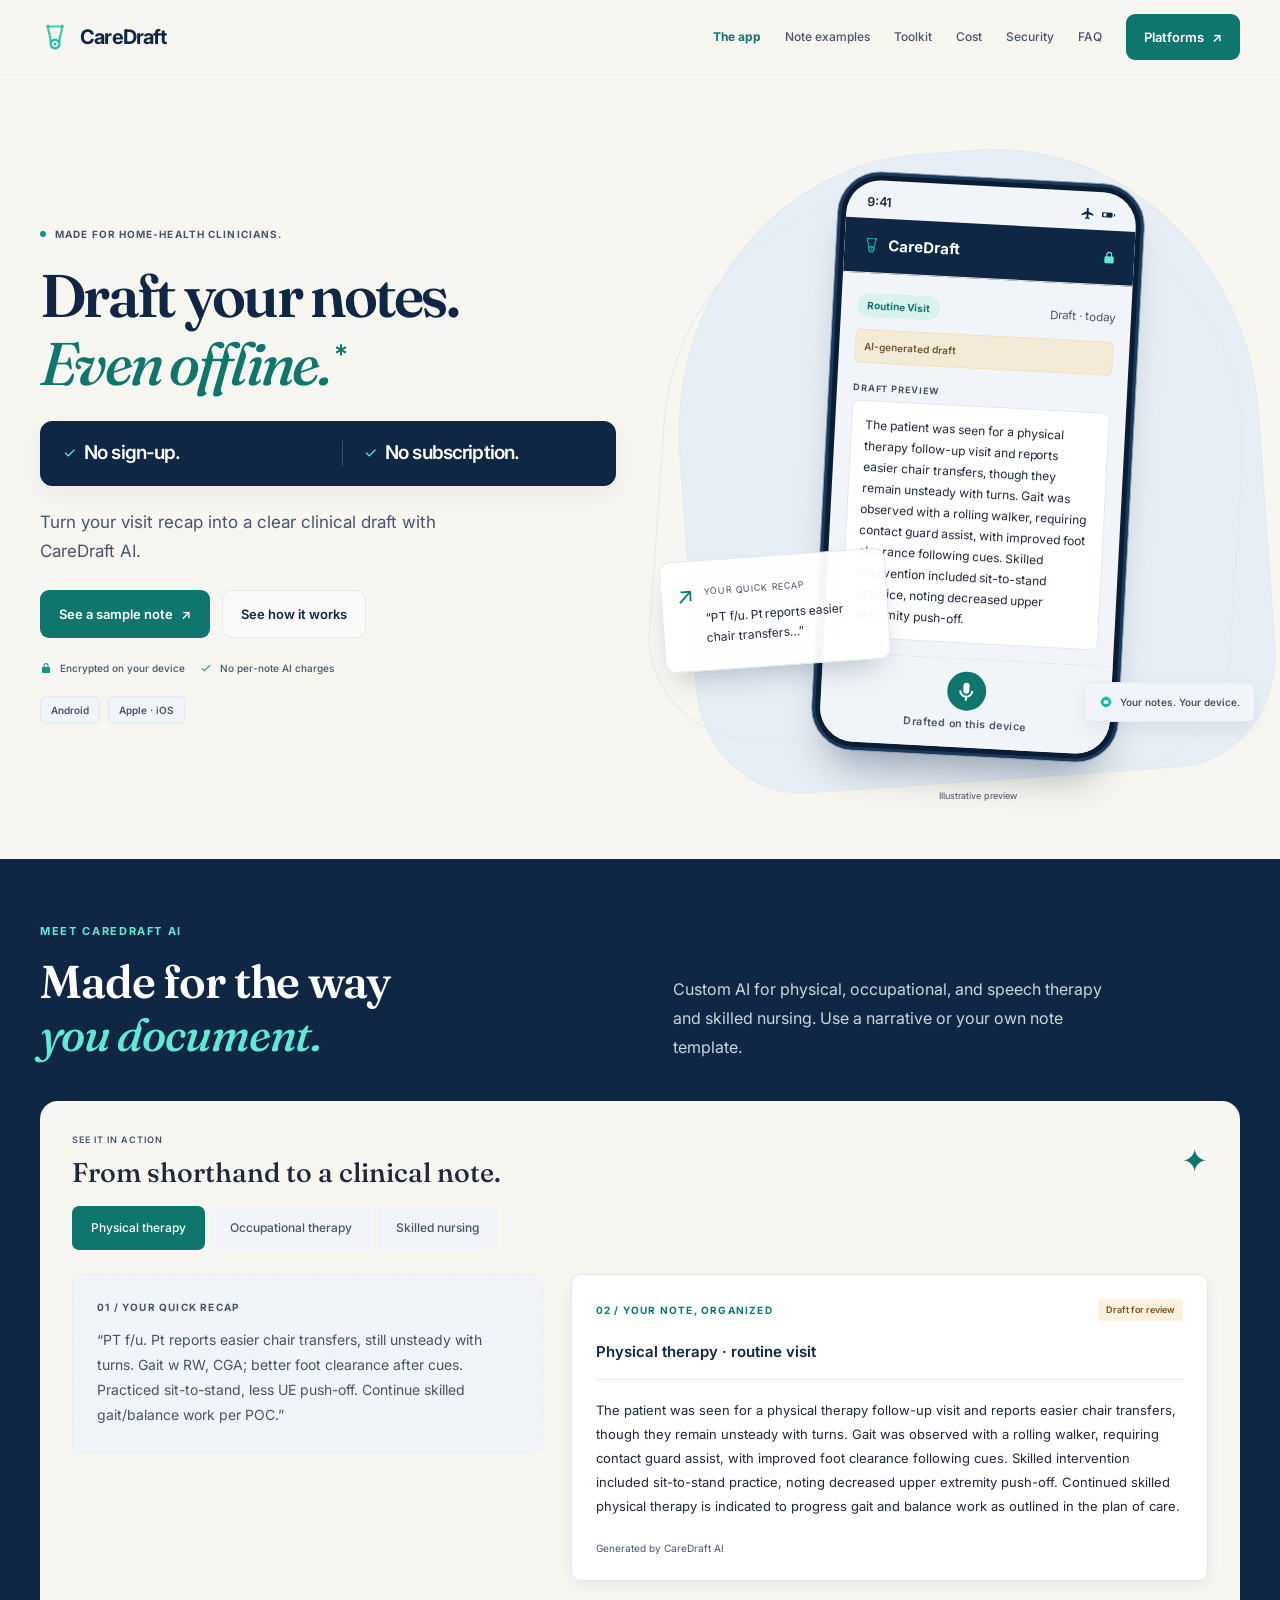
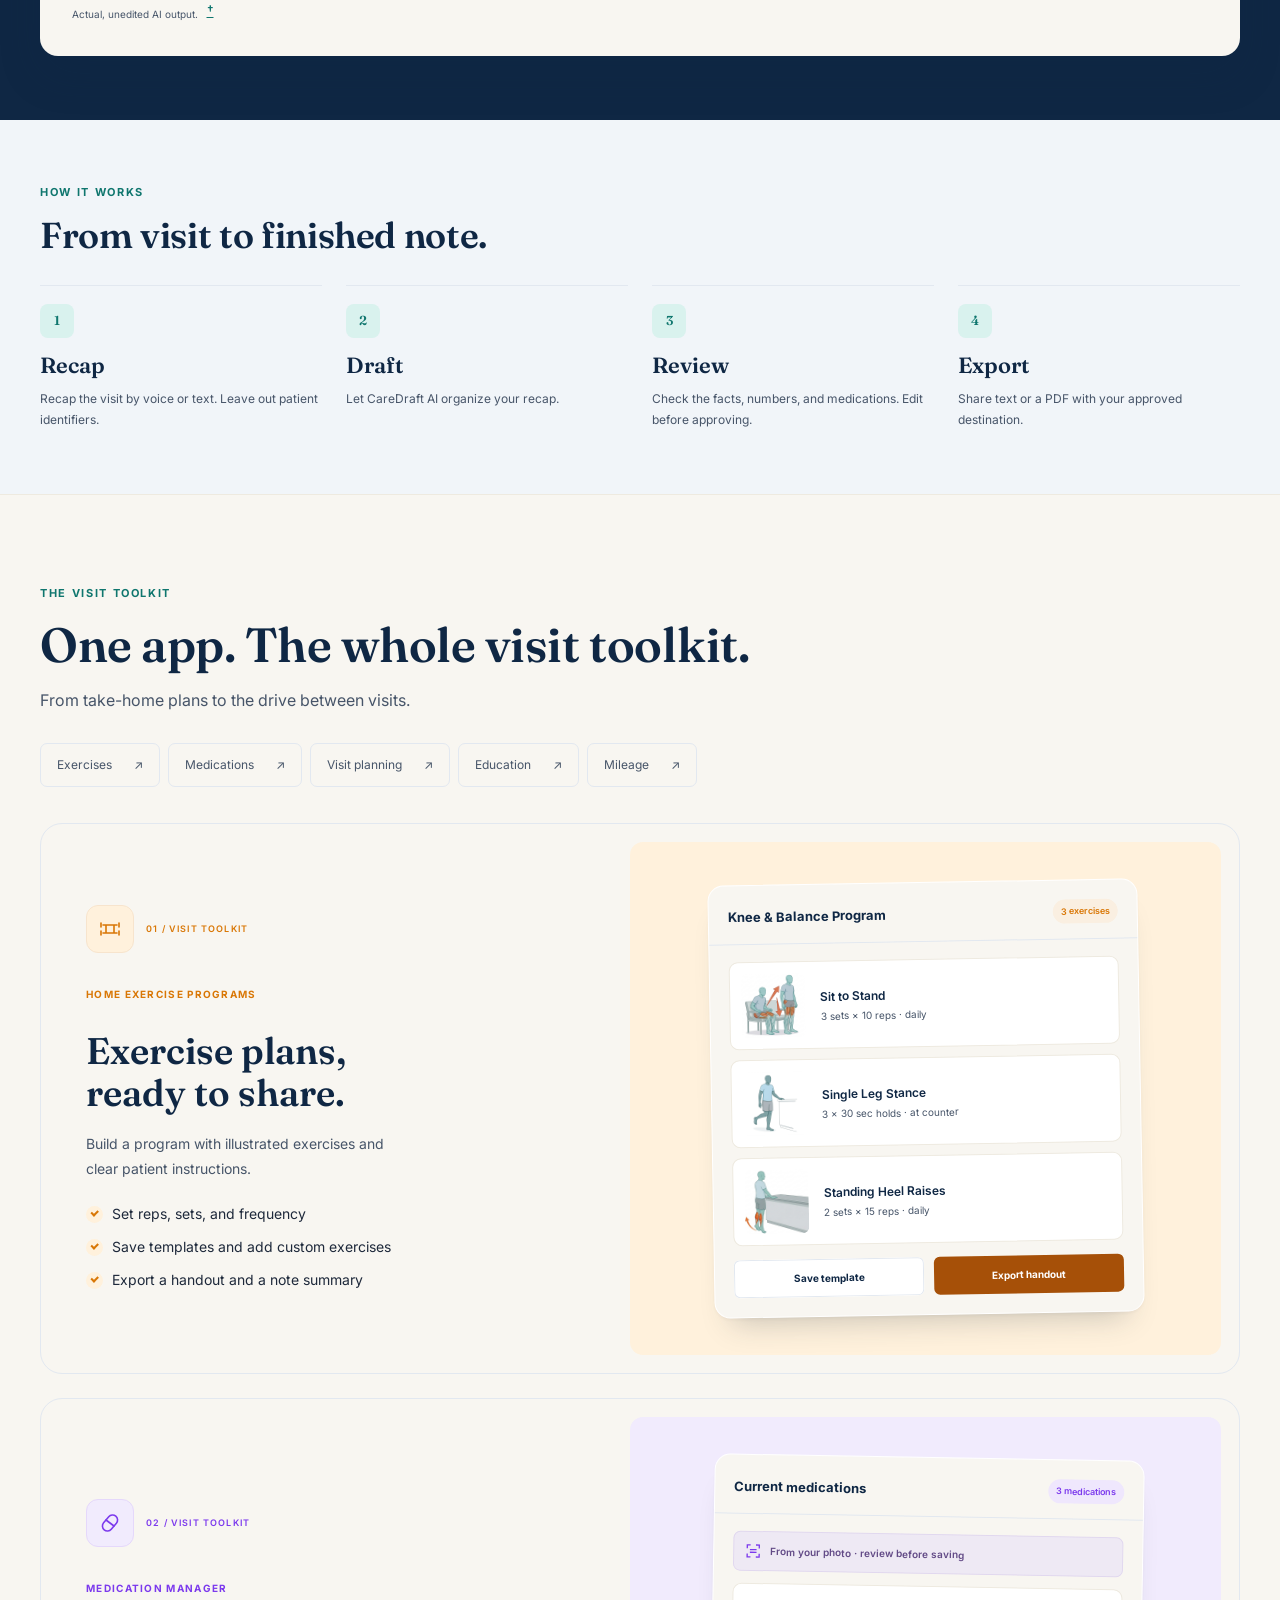
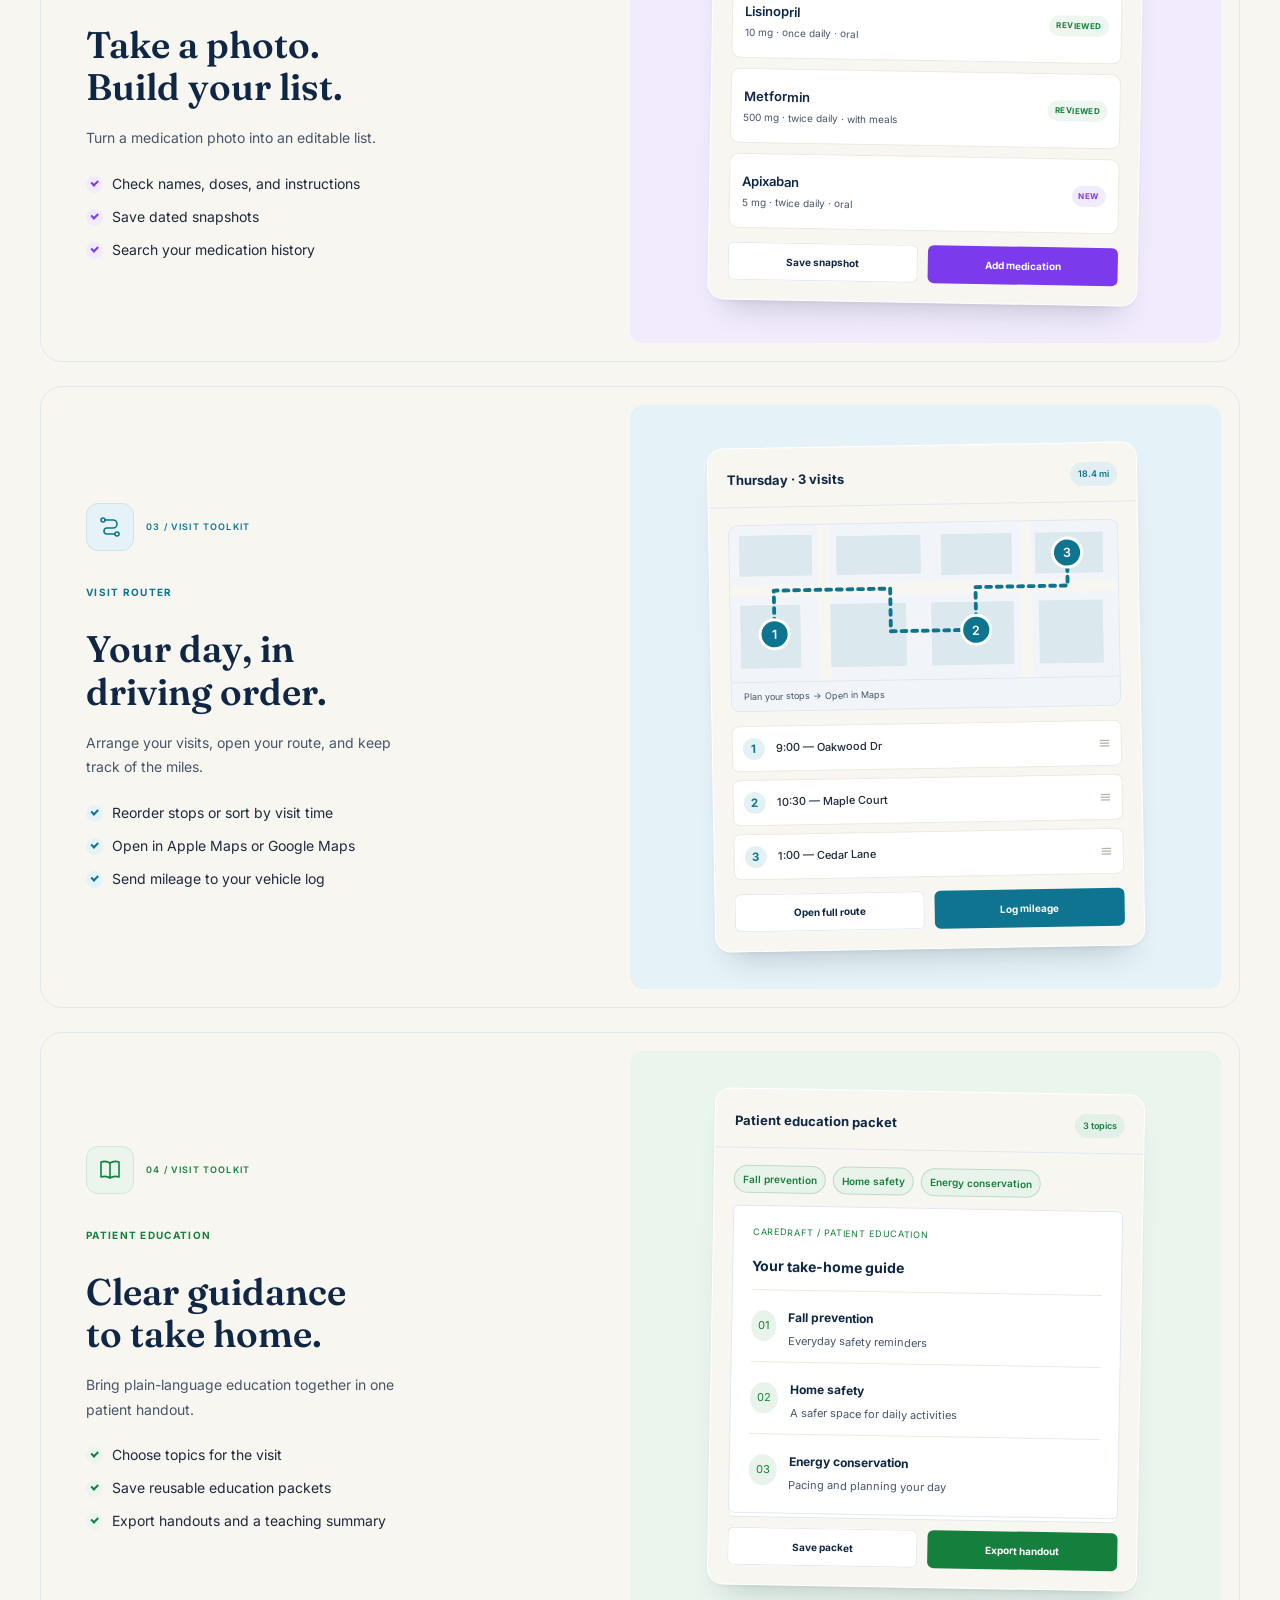
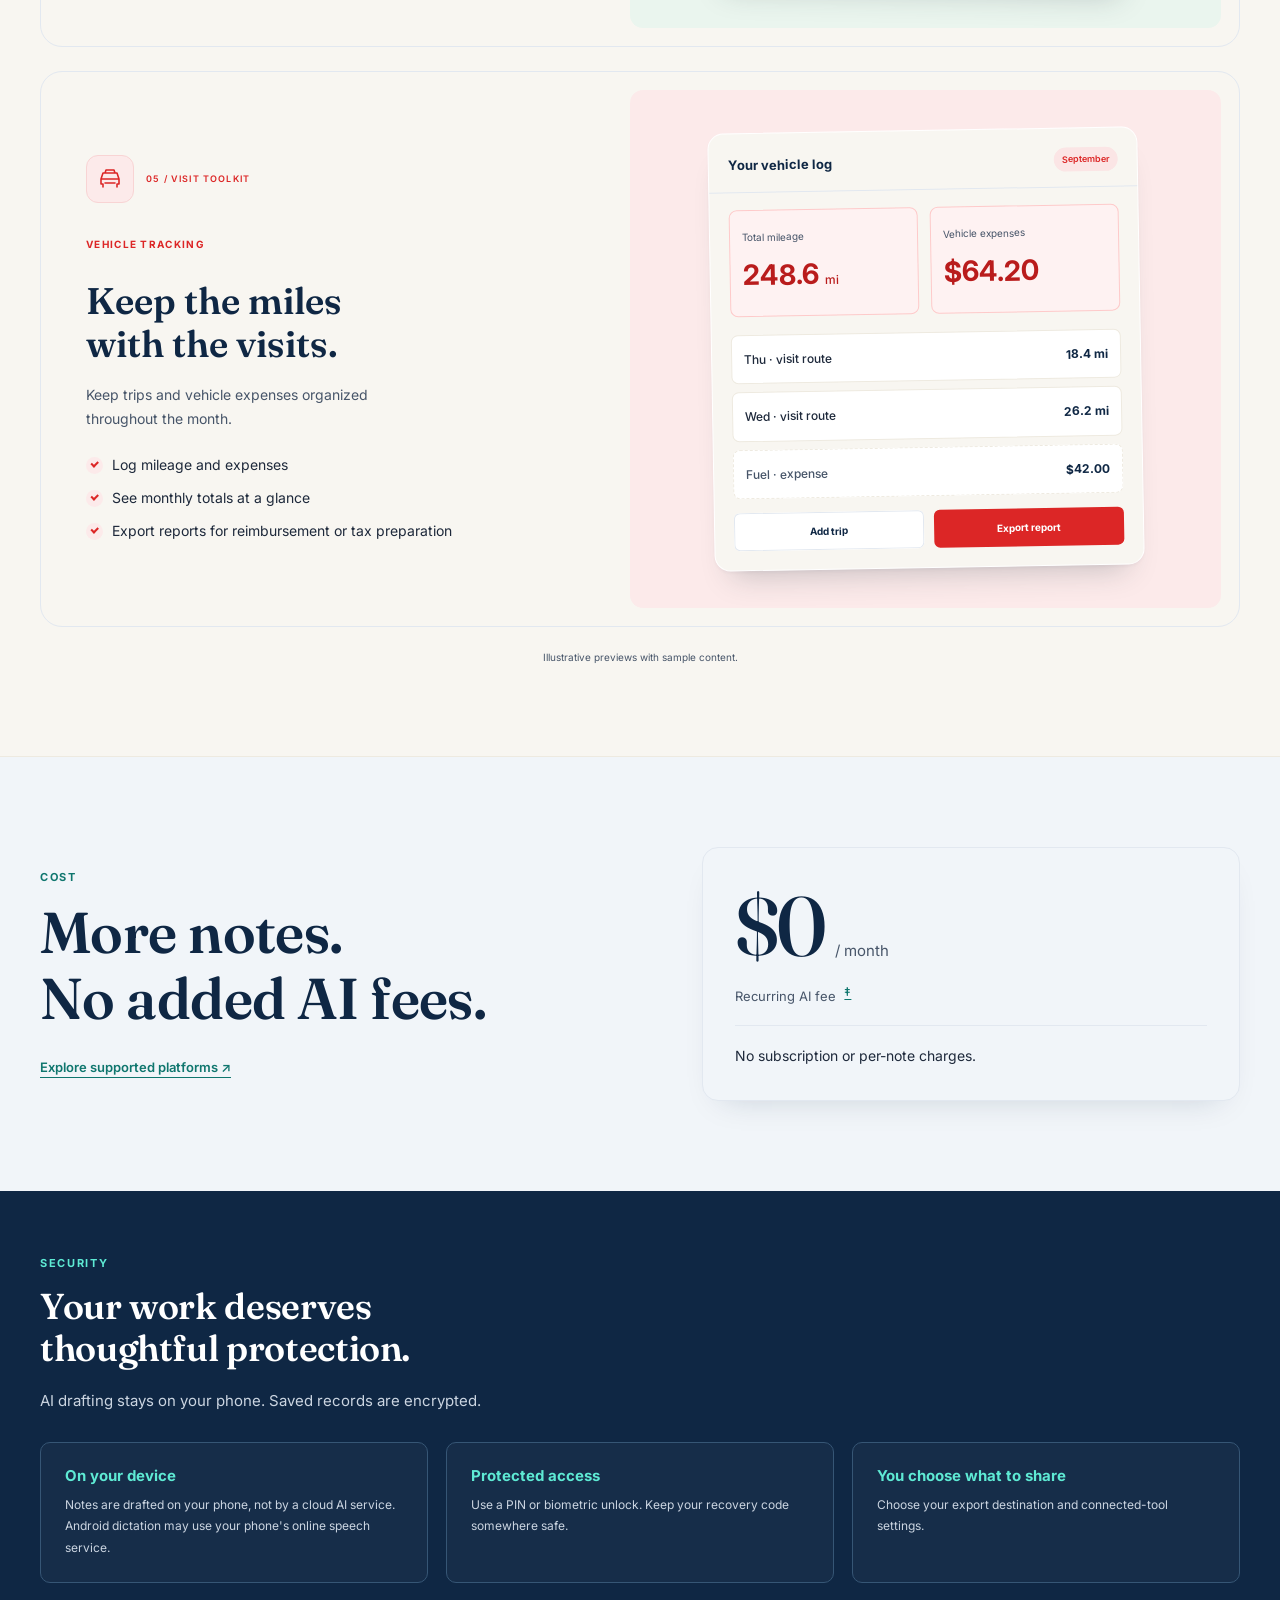
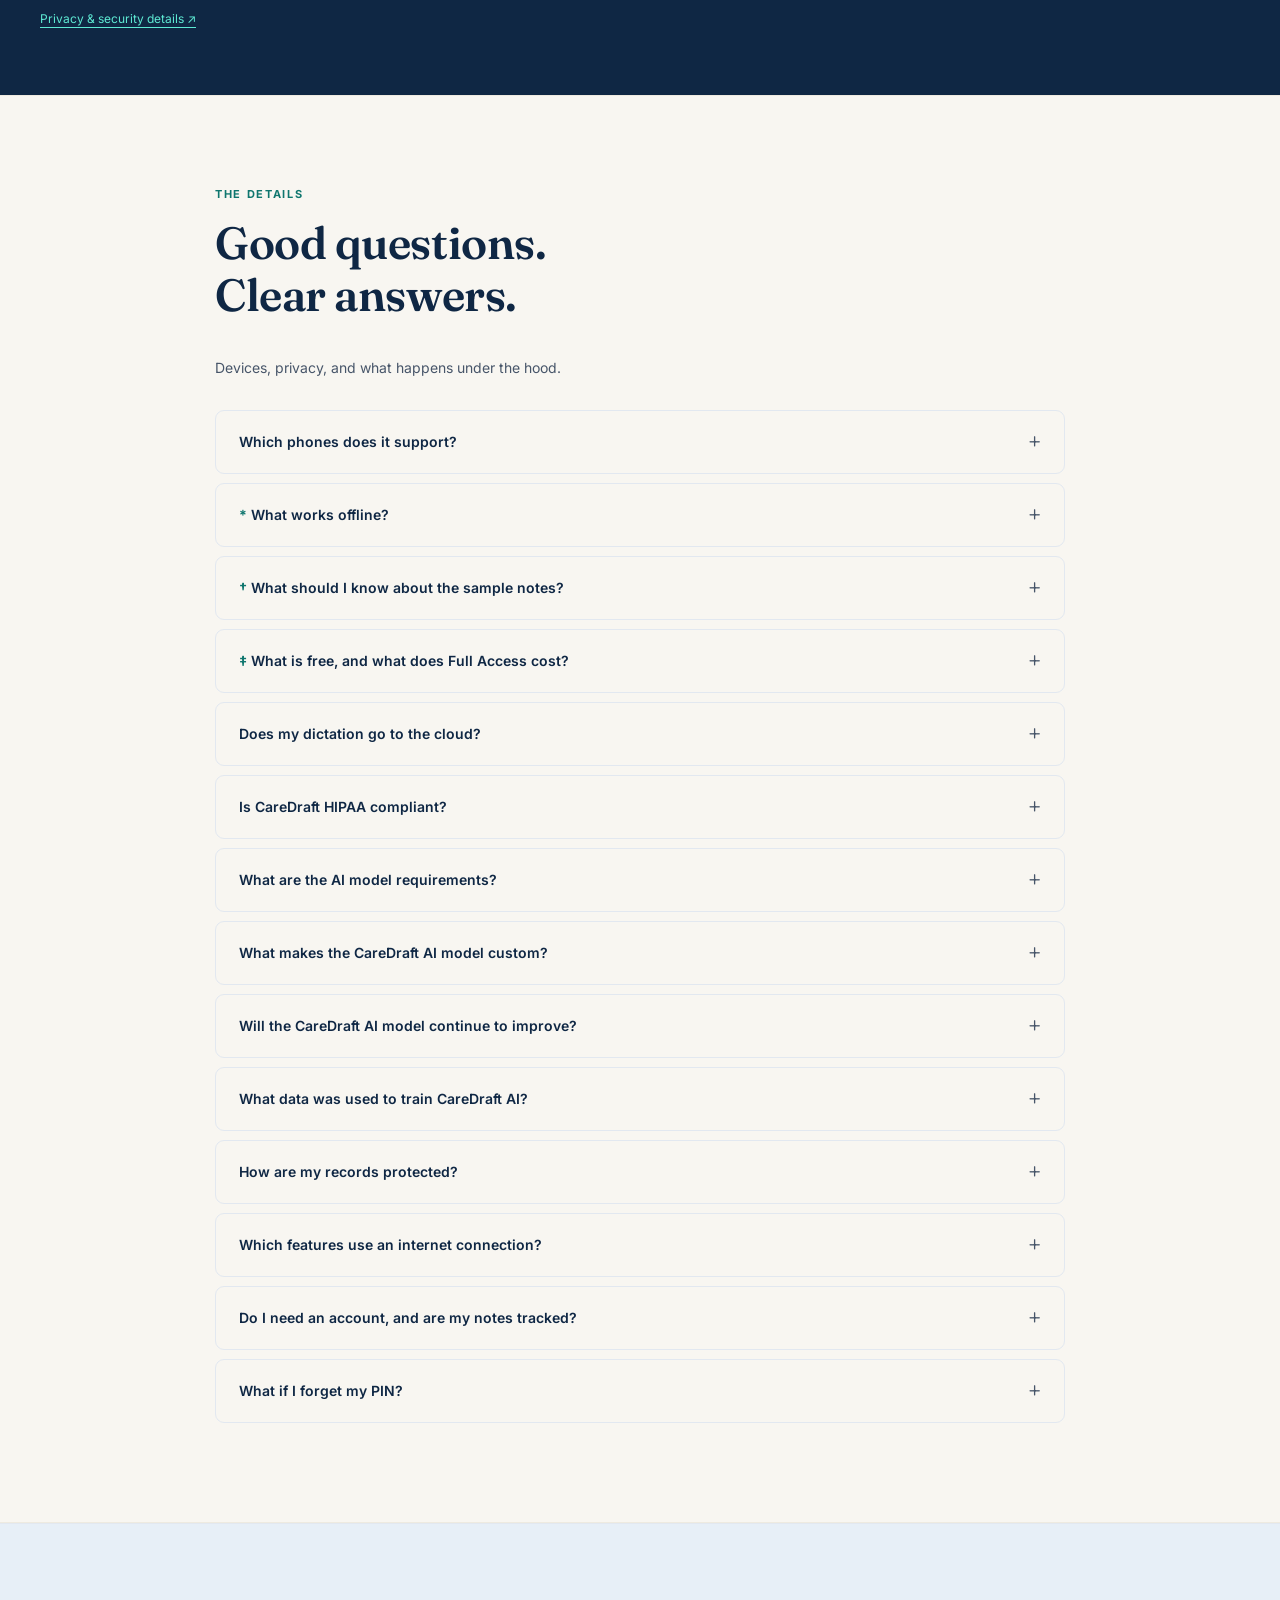
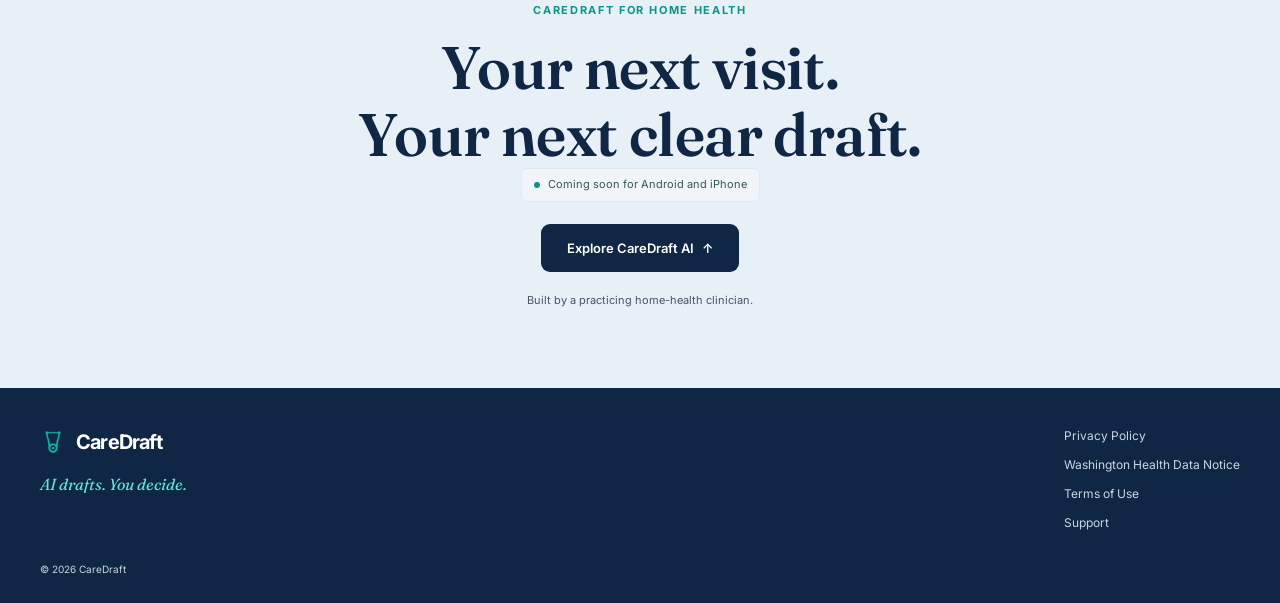
<file: index.html>
<!DOCTYPE html>
<html lang="en">
<head>
  <meta charset="UTF-8">
  <meta name="viewport" content="width=device-width, initial-scale=1.0">
  <title>CareDraft — Draft home-health notes, even offline</title>
  <meta name="description" content="Turn your visit recap into a clear clinical draft with AI built for home health. Draft notes on your phone without Wi-Fi or cell service after setup.">

  <link rel="icon" type="image/png" href="assets/favicon.png">
  <link rel="canonical" href="https://caredraft.app/">

  <meta property="og:type" content="website">
  <meta property="og:url" content="https://caredraft.app/">
  <meta property="og:title" content="CareDraft — Draft home-health notes, even offline">
  <meta property="og:description" content="AI built for home health. Turn your visit recap into an organized note and keep drafting without internet after setup. You review every draft.">
  <meta property="og:image" content="https://caredraft.app/assets/icon.png">
  <meta name="twitter:card" content="summary">

  <link rel="preconnect" href="https://fonts.googleapis.com">
  <link rel="preconnect" href="https://fonts.gstatic.com" crossorigin>
  <link href="https://fonts.googleapis.com/css2?family=Fraunces:opsz,wght@9..144,500;9..144,600&family=Inter:wght@400;500;600;700&display=swap" rel="stylesheet">

  <link rel="stylesheet" href="styles.css?v=20260927d">
  <link rel="stylesheet" href="home.css?v=20260928a">

  <script>
    // Redirect old GitHub Pages host to the custom domain.
    (function () {
      var oldHost = 'clesterdpt-lgtm.github.io';
      var oldBase = '/carenote-local-site';
      if (window.location.hostname === oldHost && window.location.pathname.indexOf(oldBase) === 0) {
        var nextPath = window.location.pathname.slice(oldBase.length) || '/';
        window.location.replace('https://caredraft.app' + nextPath + window.location.search + window.location.hash);
      }
    })();
  </script>

  <script type="application/ld+json">
  {
    "@context": "https://schema.org",
    "@type": "SoftwareApplication",
    "name": "CareDraft",
    "operatingSystem": "Android, iOS",
    "applicationCategory": "MedicalApplication",
    "description": "On-device AI note drafting for home health clinicians. Custom CareDraft models draft notes on the phone. Dictation uses the device speech service; offline availability depends on device configuration.",
    "url": "https://caredraft.app/"
  }
  </script>
</head>
<body class="home">
  <a class="skip-link" href="#top">Skip to content</a>

  <!-- ───────────────────────── Nav ───────────────────────── -->
  <header class="topbar">
    <div class="shell topbar-inner">
      <a class="brand" href="#top" aria-label="CareDraft home">
        <img src="assets/caredraft-login-mark.png" alt="" width="30" height="30">
        <span>CareDraft</span>
      </a>
      <button class="menu-toggle" type="button" aria-expanded="false" aria-controls="primary-nav" hidden>Menu <span aria-hidden="true">+</span></button>
      <nav class="topnav" id="primary-nav" aria-label="Primary">
        <a href="#caredraft-ai">The app</a>
        <a href="#note-examples">Note examples</a>
        <a href="#toolkit">Toolkit</a>
        <a href="#cost">Cost</a>
        <a href="#security">Security</a>
        <a href="#faq">FAQ</a>
      </nav>
      <a class="btn btn-primary btn-sm" href="#get">Platforms <span aria-hidden="true">↗</span></a>
    </div>
  </header>

  <main id="top" tabindex="-1">

    <!-- ───────────────────────── Hero ───────────────────────── -->
    <section class="hero">
      <div class="shell hero-grid">
        <div class="hero-copy">
          <p class="eyebrow"><span class="eyebrow-dot" aria-hidden="true"></span> Made for home-health clinicians.</p>
          <h1>Draft your notes.<br><em>Even offline.<a class="footnote-ref" href="#faq-offline" aria-label="Offline setup and dictation details">*</a></em></h1>
          <div class="signup-callout">
            <div><span class="benefit-check" aria-hidden="true">✓</span><strong>No sign-up.</strong></div>
            <div><span class="benefit-check" aria-hidden="true">✓</span><strong>No subscription.</strong></div>
          </div>
          <p class="lede">Turn your visit recap into a clear clinical draft with CareDraft AI.</p>
          <div class="hero-ctas">
            <a class="btn btn-primary" href="#note-examples">See a sample note <span aria-hidden="true">↗</span></a>
            <a class="btn btn-ghost" href="#how">See how it works</a>
          </div>
          <ul class="hero-chips" aria-label="Key facts">
            <li>
              <svg viewBox="0 0 24 24" aria-hidden="true"><path d="M12 2a5 5 0 0 0-5 5v3H6a2 2 0 0 0-2 2v8a2 2 0 0 0 2 2h12a2 2 0 0 0 2-2v-8a2 2 0 0 0-2-2h-1V7a5 5 0 0 0-5-5zm-3 8V7a3 3 0 1 1 6 0v3H9z"/></svg>
              Encrypted on your device
            </li>
            <li>
              <svg viewBox="0 0 24 24" aria-hidden="true"><path d="M9 16.2 4.8 12l-1.4 1.4L9 19 21 7l-1.4-1.4z"/></svg>
              No per-note AI charges
            </li>
          </ul>
          <p class="hero-availability"><span>Android</span><span>Apple · iOS</span></p>
        </div>

        <div class="hero-visual" aria-hidden="true">
          <div class="phone">
            <div class="phone-screen">
              <div class="statusbar">
                <span>9:41</span>
                <span class="statusbar-right">
                  <svg viewBox="0 0 24 24"><path d="M21 14.6v-2.2l-8-4.5V3.5a1.5 1.5 0 0 0-3 0v4.4l-8 4.5v2.2l8-2.5v4.9l-2.2 1.6v1.7l3.7-1.1 3.7 1.1v-1.7L13 17.5v-4.9l8 2z"/></svg>
                  <svg viewBox="0 0 24 24"><path d="M3 8h13a2 2 0 0 1 2 2v4a2 2 0 0 1-2 2H3a2 2 0 0 1-2-2v-4a2 2 0 0 1 2-2zm17 2h1a1 1 0 0 1 1 1v2a1 1 0 0 1-1 1h-1v-4zM3.5 9.5v5H8v-5H3.5z"/></svg>
                </span>
              </div>
              <div class="appbar">
                <img src="assets/caredraft-login-mark.png" alt="" width="18" height="18">
                <span>CareDraft</span>
                <svg class="appbar-lock" viewBox="0 0 24 24"><path d="M12 2a5 5 0 0 0-5 5v3H6a2 2 0 0 0-2 2v8a2 2 0 0 0 2 2h12a2 2 0 0 0 2-2v-8a2 2 0 0 0-2-2h-1V7a5 5 0 0 0-5-5zm-3 8V7a3 3 0 1 1 6 0v3H9z"/></svg>
              </div>
              <div class="note-mock">
                <div class="note-head">
                  <span class="note-chip">Routine Visit</span>
                  <span class="note-date">Draft · today</span>
                </div>
                <div class="ai-banner">AI-generated draft</div>
                <p class="mock-label">Draft preview</p>
                <p class="mock-text">The patient was seen for a physical therapy follow-up visit and reports easier chair transfers, though they remain unsteady with turns. Gait was observed with a rolling walker, requiring contact guard assist, with improved foot clearance following cues. Skilled intervention included sit-to-stand practice, noting decreased upper extremity push-off.</p>
              </div>
              <div class="phone-dock">
                <div class="mic-button">
                  <svg viewBox="0 0 24 24"><path d="M12 14a3 3 0 0 0 3-3V6a3 3 0 1 0-6 0v5a3 3 0 0 0 3 3zm5-3a5 5 0 0 1-10 0H5a7 7 0 0 0 6 6.9V21h2v-3.1A7 7 0 0 0 19 11h-2z"/></svg>
                </div>
                <span class="dock-note">Drafted on this device</span>
              </div>
            </div>
          </div>
          <div class="float-pill float-pill-bottom">
            <svg viewBox="0 0 24 24"><path d="M9 3h6v2h3a1 1 0 0 1 1 1v3h2v6h-2v3a1 1 0 0 1-1 1h-3v2H9v-2H6a1 1 0 0 1-1-1v-3H3V9h2V6a1 1 0 0 1 1-1h3V3zm-1 6v6h8V9H8z"/></svg>
            Your notes. Your device.
          </div>
          <div class="recap-card"><span class="recap-icon" aria-hidden="true">↗</span><div><span class="recap-label">Your quick recap</span><p>“PT f/u. Pt reports easier chair transfers…”</p></div></div>
          <p class="visual-caption">Illustrative preview</p>
        </div>
      </div>
    </section>

    <section class="model-section" id="caredraft-ai" aria-labelledby="model-title">
      <div class="shell">
        <div class="model-intro">
          <div class="model-copy">
            <p class="kicker kicker-light">Meet CareDraft AI</p>
            <h2 id="model-title">Made for the way<br><em>you document.</em></h2>
          </div>
          <p class="section-lede">Custom AI for physical, occupational, and speech therapy and skilled nursing. Use a narrative or your own note template.</p>
        </div>
        <div class="draft-demo" id="note-examples" aria-labelledby="demo-title">
          <div class="demo-top">
            <div><p class="demo-eyebrow">See it in action</p><h3 id="demo-title">From shorthand to a clinical note.</h3></div>
            <span class="demo-mark" aria-hidden="true">✦</span>
          </div>
          <div class="demo-options" role="group" aria-label="Choose a CareDraft AI note example">
            <button type="button" data-example="pt" aria-pressed="true">Physical therapy</button>
            <button type="button" data-example="ot" aria-pressed="false">Occupational therapy</button>
            <button type="button" data-example="sn" aria-pressed="false">Skilled nursing</button>
          </div>
          <div class="demo-content" aria-live="polite" aria-atomic="true">
            <div class="demo-input">
              <p class="demo-label">01 / Your quick recap</p>
              <p id="demo-transcript">“PT f/u. Pt reports easier chair transfers, still unsteady with turns. Gait w RW, CGA; better foot clearance after cues. Practiced sit-to-stand, less UE push-off. Continue skilled gait/balance work per POC.”</p>
            </div>
            <div class="demo-output">
              <div class="demo-note-header"><p class="demo-label">02 / Your note, organized</p><span class="review-label">Draft for review</span></div>
              <p id="demo-note-title">Physical therapy · routine visit</p>
              <p id="demo-note">The patient was seen for a physical therapy follow-up visit and reports easier chair transfers, though they remain unsteady with turns. Gait was observed with a rolling walker, requiring contact guard assist, with improved foot clearance following cues. Skilled intervention included sit-to-stand practice, noting decreased upper extremity push-off. Continued skilled physical therapy is indicated to progress gait and balance work as outlined in the plan of care.</p>
              <p id="demo-kind">Generated by CareDraft AI</p>
            </div>
          </div>
          <p class="demo-fine">Actual, unedited AI output.<a class="footnote-ref" href="#faq-examples" aria-label="Sample note and AI review details">†</a></p>
        </div>

      </div>
    </section>

    <!-- ───────────────────────── How it works ───────────────────────── -->
    <section class="how" id="how">
      <div class="shell">
        <p class="kicker">How it works</p>
        <h2>From visit to finished note.</h2>
        <div class="steps-grid">
          <article class="step reveal">
            <span class="step-num">1</span>
            <h3>Recap</h3>
            <p>Recap the visit by voice or text. Leave out patient identifiers.</p>
          </article>
          <article class="step reveal">
            <span class="step-num">2</span>
            <h3>Draft</h3>
            <p>Let CareDraft AI organize your recap.</p>
          </article>
          <article class="step reveal">
            <span class="step-num">3</span>
            <h3>Review</h3>
            <p>Check the facts, numbers, and medications. Edit before approving.</p>
          </article>
          <article class="step reveal">
            <span class="step-num">4</span>
            <h3>Export</h3>
            <p>Share text or a PDF with your approved destination.</p>
          </article>
        </div>
      </div>
    </section>

    <!-- ───────────────────────── Toolkit ───────────────────────── -->
    <section class="toolkit" id="toolkit">
      <div class="shell">
        <p class="kicker">The visit toolkit</p>
        <h2>One app. The whole visit toolkit.</h2>
        <p class="section-lede">From take-home plans to the drive between visits.</p>
        <nav class="toolkit-nav" aria-label="Explore visit tools">
          <a href="#exercise-programs">Exercises <span aria-hidden="true">↗</span></a>
          <a href="#medication-lists">Medications <span aria-hidden="true">↗</span></a>
          <a href="#visit-router">Visit planning <span aria-hidden="true">↗</span></a>
          <a href="#patient-education">Education <span aria-hidden="true">↗</span></a>
          <a href="#vehicle-tracking">Mileage <span aria-hidden="true">↗</span></a>
        </nav>
        <!-- HEP builder -->
        <div class="feature-row feature-exercises" id="exercise-programs" style="--tool-accent:#d97706;--tool-tint:#fff1dc">
          <div class="feature-copy">
            <div class="feature-emblem"><svg viewBox="0 0 24 24" aria-hidden="true"><path d="M5 8h14M5 16h14M3 6v4m18-4v4M3 14v4m18-4v4M8 8v8m8-8v8"/></svg><span>01 / VISIT TOOLKIT</span></div>
            <span class="feature-tag">Home exercise programs</span>
            <h3>Exercise plans, ready to share.</h3>
            <p>Build a program with illustrated exercises and clear patient instructions.</p>
            <ul class="feature-points"><li>Set reps, sets, and frequency</li><li>Save templates and add custom exercises</li><li>Export a handout and a note summary</li></ul>
          </div>
          <div class="feature-shot">
            <div class="mini-app">
              <div class="mini-head">
                <span class="mini-title">Knee &amp; Balance Program</span>
                <span class="mini-chip">3 exercises</span>
              </div>
              <div class="hep-row">
                <img src="assets/hep-sit-to-stand.png" alt="Sit to stand exercise illustration" loading="lazy">
                <div>
                  <p class="hep-name">Sit to Stand</p>
                  <p class="hep-dose">3 sets × 10 reps · daily</p>
                </div>
              </div>
              <div class="hep-row">
                <img src="assets/hep-single-leg-stance.png" alt="Single leg stance exercise illustration" loading="lazy">
                <div>
                  <p class="hep-name">Single Leg Stance</p>
                  <p class="hep-dose">3 × 30 sec holds · at counter</p>
                </div>
              </div>
              <div class="hep-row">
                <img src="assets/hep-heel-rise.png" alt="Heel raise exercise illustration" loading="lazy">
                <div>
                  <p class="hep-name">Standing Heel Raises</p>
                  <p class="hep-dose">2 sets × 15 reps · daily</p>
                </div>
              </div>
              <div class="mini-actions">
                <span class="mini-btn mini-btn-ghost">Save template</span>
                <span class="mini-btn">Export handout</span>
              </div>
            </div>
          </div>
        </div>

        <!-- Medication manager -->
        <div class="feature-row feature-medications" id="medication-lists" style="--tool-accent:#7c3aed;--tool-tint:#f1ebfd">
          <div class="feature-copy">
            <div class="feature-emblem"><svg viewBox="0 0 24 24" aria-hidden="true"><rect x="7" y="3" width="10" height="18" rx="5" transform="rotate(40 12 12)"/><path d="m8 9 8 6"/></svg><span>02 / VISIT TOOLKIT</span></div>
            <span class="feature-tag">Medication manager</span>
            <h3>Take a photo. Build your list.</h3>
            <p>Turn a medication photo into an editable list.</p>
            <ul class="feature-points"><li>Check names, doses, and instructions</li><li>Save dated snapshots</li><li>Search your medication history</li></ul>
          </div>
          <div class="feature-shot">
            <div class="mini-app">
              <div class="mini-head">
                <span class="mini-title">Current medications</span>
                <span class="mini-chip">3 medications</span>
              </div>
              <div class="scan-banner">
                <svg viewBox="0 0 24 24"><path d="M4 4h4V2H2v6h2V4zm16 0v4h2V2h-6v2h4zM4 20v-4H2v6h6v-2H4zm16 0h-4v2h6v-6h-2v4zM7 9h10v2H7V9zm0 4h10v2H7v-2z"/></svg>
                From your photo · review before saving
              </div>
              <div class="med-row">
                <div><p class="med-name">Lisinopril</p><p class="med-dose">10 mg · once daily · oral</p></div>
                <span class="med-chip">reviewed</span>
              </div>
              <div class="med-row">
                <div><p class="med-name">Metformin</p><p class="med-dose">500 mg · twice daily · with meals</p></div>
                <span class="med-chip">reviewed</span>
              </div>
              <div class="med-row">
                <div><p class="med-name">Apixaban</p><p class="med-dose">5 mg · twice daily · oral</p></div>
                <span class="med-chip med-chip-new">new</span>
              </div>
              <div class="mini-actions">
                <span class="mini-btn mini-btn-ghost">Save snapshot</span>
                <span class="mini-btn">Add medication</span>
              </div>
            </div>
          </div>
        </div>



        <!-- Visit Router -->
        <div class="feature-row feature-route" id="visit-router" style="--tool-accent:#0e7490;--tool-tint:#e5f2f7">
          <div class="feature-copy">
            <div class="feature-emblem"><svg viewBox="0 0 24 24" aria-hidden="true"><circle cx="5" cy="5" r="2"/><circle cx="19" cy="19" r="2"/><path d="M7 5h8a4 4 0 0 1 0 8H9a3 3 0 0 0 0 6h8"/></svg><span>03 / VISIT TOOLKIT</span></div>
            <span class="feature-tag">Visit Router</span>
            <h3>Your day, in driving order.</h3>
            <p>Arrange your visits, open your route, and keep track of the miles.</p>
            <ul class="feature-points"><li>Reorder stops or sort by visit time</li><li>Open in Apple Maps or Google Maps</li><li>Send mileage to your vehicle log</li></ul>
          </div>
          <div class="feature-shot">
            <div class="mini-app">
              <div class="mini-head">
                <span class="mini-title">Thursday · 3 visits</span>
                <span class="mini-chip">18.4 mi</span>
              </div>
              <div class="route-map" aria-label="Illustration of three ordered visit stops">
                <svg viewBox="0 0 400 160" aria-hidden="true"><path class="map-block" d="M10 10h75v42H10zM110 12h87v40h-87zM218 12h73v42h-73zM315 12h70v42h-70zM10 82h62v65H10zM95 82h86v65H95zM207 82h85v65h-85zM318 82h66v65h-66z"/><path class="map-road" d="M0 67h400M97 0v160M305 0v160"/><path class="map-route" d="M45 112V67h120v44h88V67h95V33"/><g class="map-pin"><circle cx="45" cy="112" r="15"/><circle cx="253" cy="111" r="15"/><circle cx="348" cy="33" r="15"/></g><g class="map-number"><text x="45" y="117">1</text><text x="253" y="116">2</text><text x="348" y="38">3</text></g></svg>
                <span>Plan your stops → Open in Maps</span>
              </div>
              <div class="stop-row"><span class="stop-num">1</span><span class="stop-addr">9:00 — Oakwood Dr</span><span class="stop-grip">≡</span></div>
              <div class="stop-row"><span class="stop-num">2</span><span class="stop-addr">10:30 — Maple Court</span><span class="stop-grip">≡</span></div>
              <div class="stop-row"><span class="stop-num">3</span><span class="stop-addr">1:00 — Cedar Lane</span><span class="stop-grip">≡</span></div>
              <div class="mini-actions">
                <span class="mini-btn mini-btn-ghost">Open full route</span>
                <span class="mini-btn">Log mileage</span>
              </div>
            </div>
          </div>
        </div>

        <div class="feature-row feature-education" id="patient-education" style="--tool-accent:#15803d;--tool-tint:#eaf5ee">
          <div class="feature-copy">
            <div class="feature-emblem"><svg viewBox="0 0 24 24" aria-hidden="true"><path d="M12 5c-3-2-6-2-9-1v15c3-1 6-1 9 1 3-2 6-2 9-1V4c-3-1-6-1-9 1Zm0 0v15"/></svg><span>04 / VISIT TOOLKIT</span></div>
            <span class="feature-tag">Patient education</span>
            <h3>Clear guidance to take home.</h3>
            <p>Bring plain-language education together in one patient handout.</p>
            <ul class="feature-points"><li>Choose topics for the visit</li><li>Save reusable education packets</li><li>Export handouts and a teaching summary</li></ul>
          </div>
          <div class="feature-shot">
            <div class="mini-app">
              <div class="mini-head"><span class="mini-title">Patient education packet</span><span class="mini-chip">3 topics</span></div>
              <div class="edu-chips"><span class="edu-chip edu-chip-on">Fall prevention</span><span class="edu-chip edu-chip-on">Home safety</span><span class="edu-chip edu-chip-on">Energy conservation</span></div>
              <div class="education-paper">
                <span class="paper-mark" aria-hidden="true">CareDraft / Patient education</span>
                <p class="edu-title">Your take-home guide</p>
                <div class="packet-topic"><span>01</span><div><strong>Fall prevention</strong><p>Everyday safety reminders</p></div></div>
                <div class="packet-topic"><span>02</span><div><strong>Home safety</strong><p>A safer space for daily activities</p></div></div>
                <div class="packet-topic"><span>03</span><div><strong>Energy conservation</strong><p>Pacing and planning your day</p></div></div>
              </div>
              <div class="mini-actions"><span class="mini-btn mini-btn-ghost">Save packet</span><span class="mini-btn">Export handout</span></div>
            </div>
          </div>
        </div>
        <div class="feature-row feature-mileage" id="vehicle-tracking" style="--tool-accent:#dc2626;--tool-tint:#fceaea">
          <div class="feature-copy">
            <div class="feature-emblem"><svg viewBox="0 0 24 24" aria-hidden="true"><path d="M5 17H3v-5l2-6h14l2 6v5h-2M5 17v3m14-3v3M4 12h16M7 16h10M7 6l1-3h8l1 3"/></svg><span>05 / VISIT TOOLKIT</span></div>
            <span class="feature-tag">Vehicle tracking</span>
            <h3>Keep the miles with the visits.</h3>
            <p>Keep trips and vehicle expenses organized throughout the month.</p>
            <ul class="feature-points"><li>Log mileage and expenses</li><li>See monthly totals at a glance</li><li>Export reports for reimbursement or tax preparation</li></ul>
          </div>
          <div class="feature-shot">
            <div class="mini-app">
              <div class="mini-head"><span class="mini-title">Your vehicle log</span><span class="mini-chip">September</span></div>
              <div class="mileage-totals"><div><span>Total mileage</span><strong>248.6 <small>mi</small></strong></div><div><span>Vehicle expenses</span><strong>$64.20</strong></div></div>
              <div class="trip-row"><span class="trip-route">Thu · visit route</span><span class="trip-miles">18.4 mi</span></div>
              <div class="trip-row"><span class="trip-route">Wed · visit route</span><span class="trip-miles">26.2 mi</span></div>
              <div class="trip-row trip-row-expense"><span class="trip-route">Fuel · expense</span><span class="trip-miles">$42.00</span></div>
              <div class="mini-actions"><span class="mini-btn mini-btn-ghost">Add trip</span><span class="mini-btn">Export report</span></div>
            </div>
          </div>
        </div>
        <p class="toolkit-caption">Illustrative previews with sample content.</p>
      </div>
    </section>

    <section class="cost" id="cost">
      <div class="shell ownership-grid">
        <div><p class="kicker">Cost</p><h2>More notes.<br>No added AI fees.</h2><a class="text-link" href="#get">Explore supported platforms <span aria-hidden="true">↗</span></a></div>
        <div class="ownership-details"><div><strong>$0<span> / month</span></strong><p>Recurring AI fee<a class="footnote-ref" href="#faq-pricing" aria-label="App pricing and AI fee details">‡</a></p></div><p class="ownership-summary">No subscription or per-note charges.</p></div>
      </div>
    </section>

    <!-- ───────────────────────── Security ───────────────────────── -->
    <section class="security" id="security">
      <div class="shell">
        <p class="kicker kicker-light">Security</p>
        <h2>Your work deserves thoughtful protection.</h2>
        <p class="section-lede section-lede-light">AI drafting stays on your phone. Saved records are encrypted.</p>
        <div class="sec-grid">
          <article class="sec-card"><h3>On your device</h3><p>Notes are drafted on your phone, not by a cloud AI service. Android dictation may use your phone's online speech service.</p></article>
          <article class="sec-card"><h3>Protected access</h3><p>Use a PIN or biometric unlock. Keep your recovery code somewhere safe.</p></article>
          <article class="sec-card"><h3>You choose what to share</h3><p>Choose your export destination and connected-tool settings.</p></article>
        </div>
        <a class="security-link" href="#faq">Privacy &amp; security details <span aria-hidden="true">↗</span></a>
      </div>
    </section>

    <!-- ───────────────────────── FAQ ───────────────────────── -->
    <section class="faq" id="faq">
      <div class="shell shell-narrow">
        <p class="kicker">The details</p>
        <h2>Good questions.<br>Clear answers.</h2>
        <p class="section-lede">Devices, privacy, and what happens under the hood.</p>

        <details class="qa reveal">
          <summary>Which phones does it support?</summary>
          <p>
            CareDraft supports Android and Apple (iOS). On-device AI needs a phone with
            8 GB of memory, such as an iPhone 15 Pro or newer, a Galaxy S23 or newer, or a
            Pixel 8 Pro, Pixel 9 or newer, plus room for the one-time 3.4 GB model download.
            Drafting speed depends on your device and the model you choose. See
            <a href="support/#requirements">Support</a> for details.
          </p>
        </details>

        <details class="qa reveal" id="faq-offline">
          <summary><span><span class="faq-marker" aria-hidden="true">*</span> What works offline?</span></summary>
          <p>
            After the model download, AI note drafting runs offline. You can also
            type notes and use local records without a connection. Offline dictation
            depends on your phone having offline speech recognition available. Address
            suggestions and external map services need their own connections.
          </p>
        </details>

        <details class="qa reveal" id="faq-examples">
          <summary><span><span class="faq-marker" aria-hidden="true">†</span> What should I know about the sample notes?</span></summary>
          <p>The note examples are actual, unedited CareDraft AI output from sample visit recaps; the phone preview shows an excerpt. Results vary, and all AI output is a draft for clinician review. AI can misinterpret shorthand or introduce errors. Compare each draft with your recap and verify every clinical fact, number, side, medication, and plan. These examples show drafting behavior, not complete documentation templates. Use de-identified recaps and follow your organization’s requirements.</p>
        </details>

        <details class="qa reveal" id="faq-pricing">
          <summary><span><span class="faq-marker" aria-hidden="true">‡</span> What is free, and what does Full Access cost?</span></summary>
          <p>CareDraft is free to download. Manual notes and dictation, medication lists, included exercises and education, visit routes, and mileage remain free, with up to 10 saved items per tool.</p>
          <p>Start the optional free <strong>14-day Full Access trial</strong> when you choose. Full Access adds on-device AI on supported devices, medication photo scanning, reusable templates, custom exercises and education, and larger saved history within your retention settings.</p>
          <p>After 14 calendar days, keep using the free version or choose a <strong>one-time $19.99 Full Access unlock</strong> in the US. The trial never automatically charges you and needs no cancellation. No subscription or per-note charge. Existing saved work stays readable and exportable under your retention settings. Purchases belong to the store account and platform used; Restore purchase is available.</p>
        </details>

        <details class="qa reveal">
          <summary>Does my dictation go to the cloud?</summary>
          <p>
            CareDraft uses your device's configured speech-recognition service. With
            offline recognition available, it can transcribe locally; on Android, the
            selected provider may use network processing depending on your settings.
            CareDraft LLC does not receive the audio or transcript. The CareDraft
            model drafts the note on your phone.
          </p>
        </details>

        <details class="qa reveal">
          <summary>Is CareDraft HIPAA compliant?</summary>
          <p>
            CareDraft doesn't claim HIPAA compliance. CareDraft LLC isn't a HIPAA
            business associate and doesn't sign business associate agreements, because
            your dictations and notes never reach us. CareDraft is intended for
            de-identified, post-encounter drafting. Local
            processing and encryption do not by themselves establish that a workflow
            meets your organization's requirements. Check with your organization
            before using it for clinical work, and read the <a href="privacy/">Privacy Policy</a>
            and <a href="terms/">Terms of Use</a>.
          </p>
        </details>

        <details class="qa reveal">
          <summary>What are the AI model requirements?</summary>
          <p>CareDraft E2B is a roughly 3.4 GB download, with 8 GB phone RAM minimum and 12 GB comfortable. CareDraft E4B is roughly 5.3 GB, with 12 GB phone RAM recommended. Allow room for the download and your saved records. Performance depends on available memory, device, and note length.</p>
        </details>

        <details class="qa reveal">
          <summary>What makes the CareDraft AI model custom?</summary>
          <p>
            CareDraft E2B and E4B are our own fine-tuned versions of Google's Gemma
            models. Fine-tuning means giving an AI additional training for a specific
            job — in this case, organizing home-health dictation into clinical notes.
            They run on your phone after download. This focused training does not
            guarantee accuracy; every draft still needs clinician review.
          </p>
        </details>

        <details class="qa reveal">
          <summary>Will the CareDraft AI model continue to improve?</summary>
          <p>
            We plan to keep improving CareDraft's AI models, with a focus on note
            quality, reliability, and performance on your phone. Every draft will still need your review and approval.
          </p>
        </details>

        <details class="qa reveal">
          <summary>What data was used to train CareDraft AI?</summary>
          <p>
            Our downloadable models were trained on synthetic examples: fictional
            home-health visit dictations paired with example notes. These cover
            physical therapy, occupational therapy, speech therapy, and skilled nursing.
            Your notes and dictation are not collected to train these models.
          </p>
        </details>

        <details class="qa reveal">
          <summary>How are my records protected?</summary>
          <p>Saved notes, transcripts, and recordings use AES-256-GCM encryption. Your PIN protects the encryption key through PBKDF2-HMAC-SHA512 key derivation, with biometric unlock supported. CareDraft does not operate a clinical-content backend or keep a server backup of your notes. Save your recovery code: losing both it and your PIN means your data cannot be recovered.</p>
        </details>

        <details class="qa reveal">
          <summary>Which features use an internet connection?</summary>
          <p>Initial model downloads require a connection. Dictation uses your device’s speech service and may be processed online, depending on your provider and settings. Online address suggestions start off. If you enable them, your typed search and search area go to Photon (Komoot). Manual entry works offline. Opening a route shares it with your chosen maps app. Exports go to the destination you select.</p>
        </details>

        <details class="qa reveal">
          <summary>Do I need an account, and are my notes tracked?</summary>
          <p>No account is required for note drafting. CareDraft has no advertising trackers, and your notes and dictation are not collected to train its AI models. Android photo-to-text processes images on-device, but its Google ML Kit SDK sends technical usage and diagnostic data to Google. See the <a href="privacy/#sec-4">Privacy Policy</a> for details.</p>
        </details>

        <details class="qa reveal">
          <summary>What if I forget my PIN?</summary>
          <p>
            Use the recovery code you saved at setup to unlock and set a new PIN. If
            you lose both the PIN and the recovery code, your data is unrecoverable —
            we hold no keys and no copies, so there's no master unlock. Keep that code
            somewhere safe.
          </p>
        </details>
      </div>
    </section>

    <!-- ───────────────────────── Get the app ───────────────────────── -->
    <section class="get" id="get">
      <div class="shell get-inner">
        <p class="kicker kicker-light">CareDraft for home health</p>
        <h2>Your next visit.<br>Your next clear draft.</h2>
        <p class="release-status"><span aria-hidden="true"></span> Coming soon for Android and iPhone</p>
        <a class="btn btn-light" href="#caredraft-ai">Explore CareDraft AI <span aria-hidden="true">↑</span></a>
        <p class="get-foot">Built by a practicing home-health clinician.</p>
      </div>
    </section>

  </main>

  <!-- ───────────────────────── Footer ───────────────────────── -->
  <footer class="footer">
    <div class="shell footer-grid">
      <div class="footer-brand">
        <a class="brand" href="#top">
          <img src="assets/caredraft-login-mark.png" alt="" width="26" height="26">
          <span>CareDraft</span>
        </a>
        <p>AI drafts. You decide.</p>
      </div>
      <nav class="footer-links" aria-label="Legal">
        <a href="privacy/">Privacy Policy</a>
        <a href="privacy/washington/">Washington Health Data Notice</a>
        <a href="terms/">Terms of Use</a>
        <a href="support/">Support</a>
      </nav>
      <p class="footer-copy">© <span id="year">2026</span> CareDraft</p>
    </div>
  </footer>

  <script src="site.js?v=20260928a" defer></script>
</body>
</html>
</file>
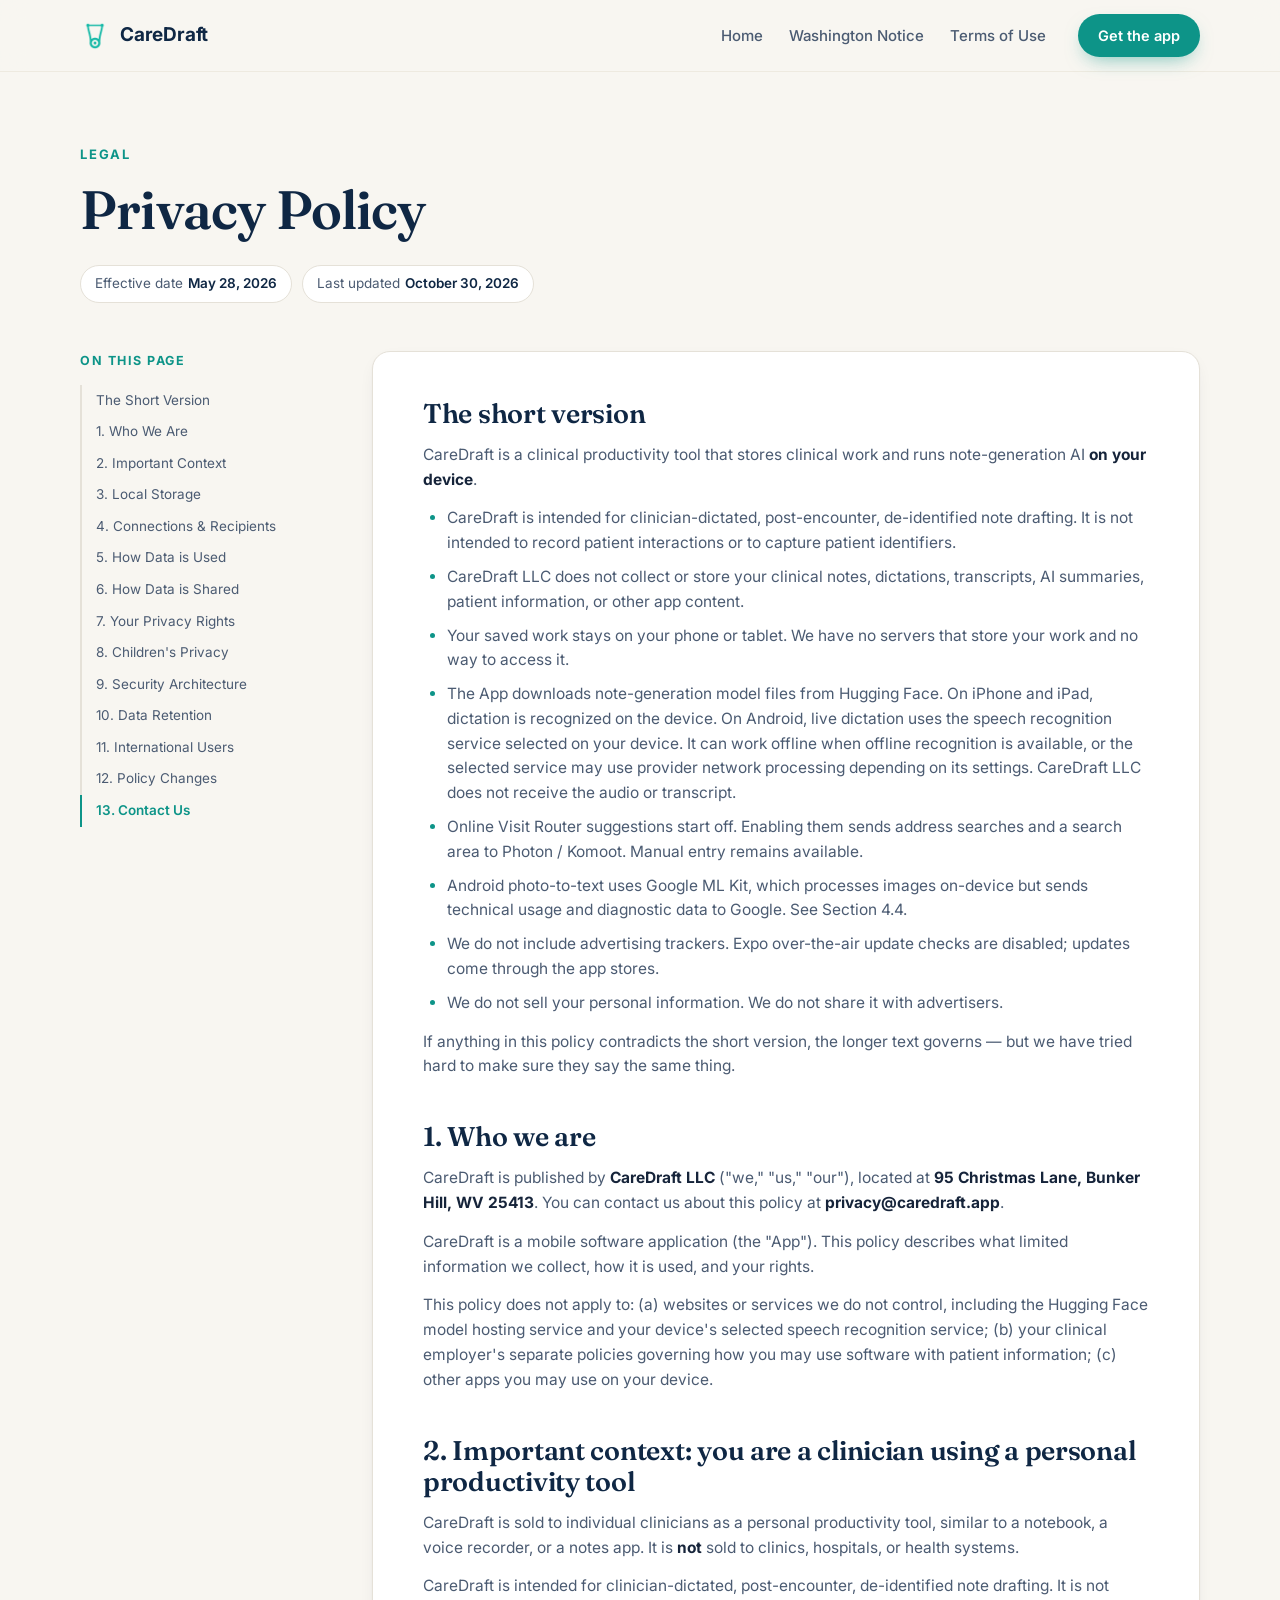
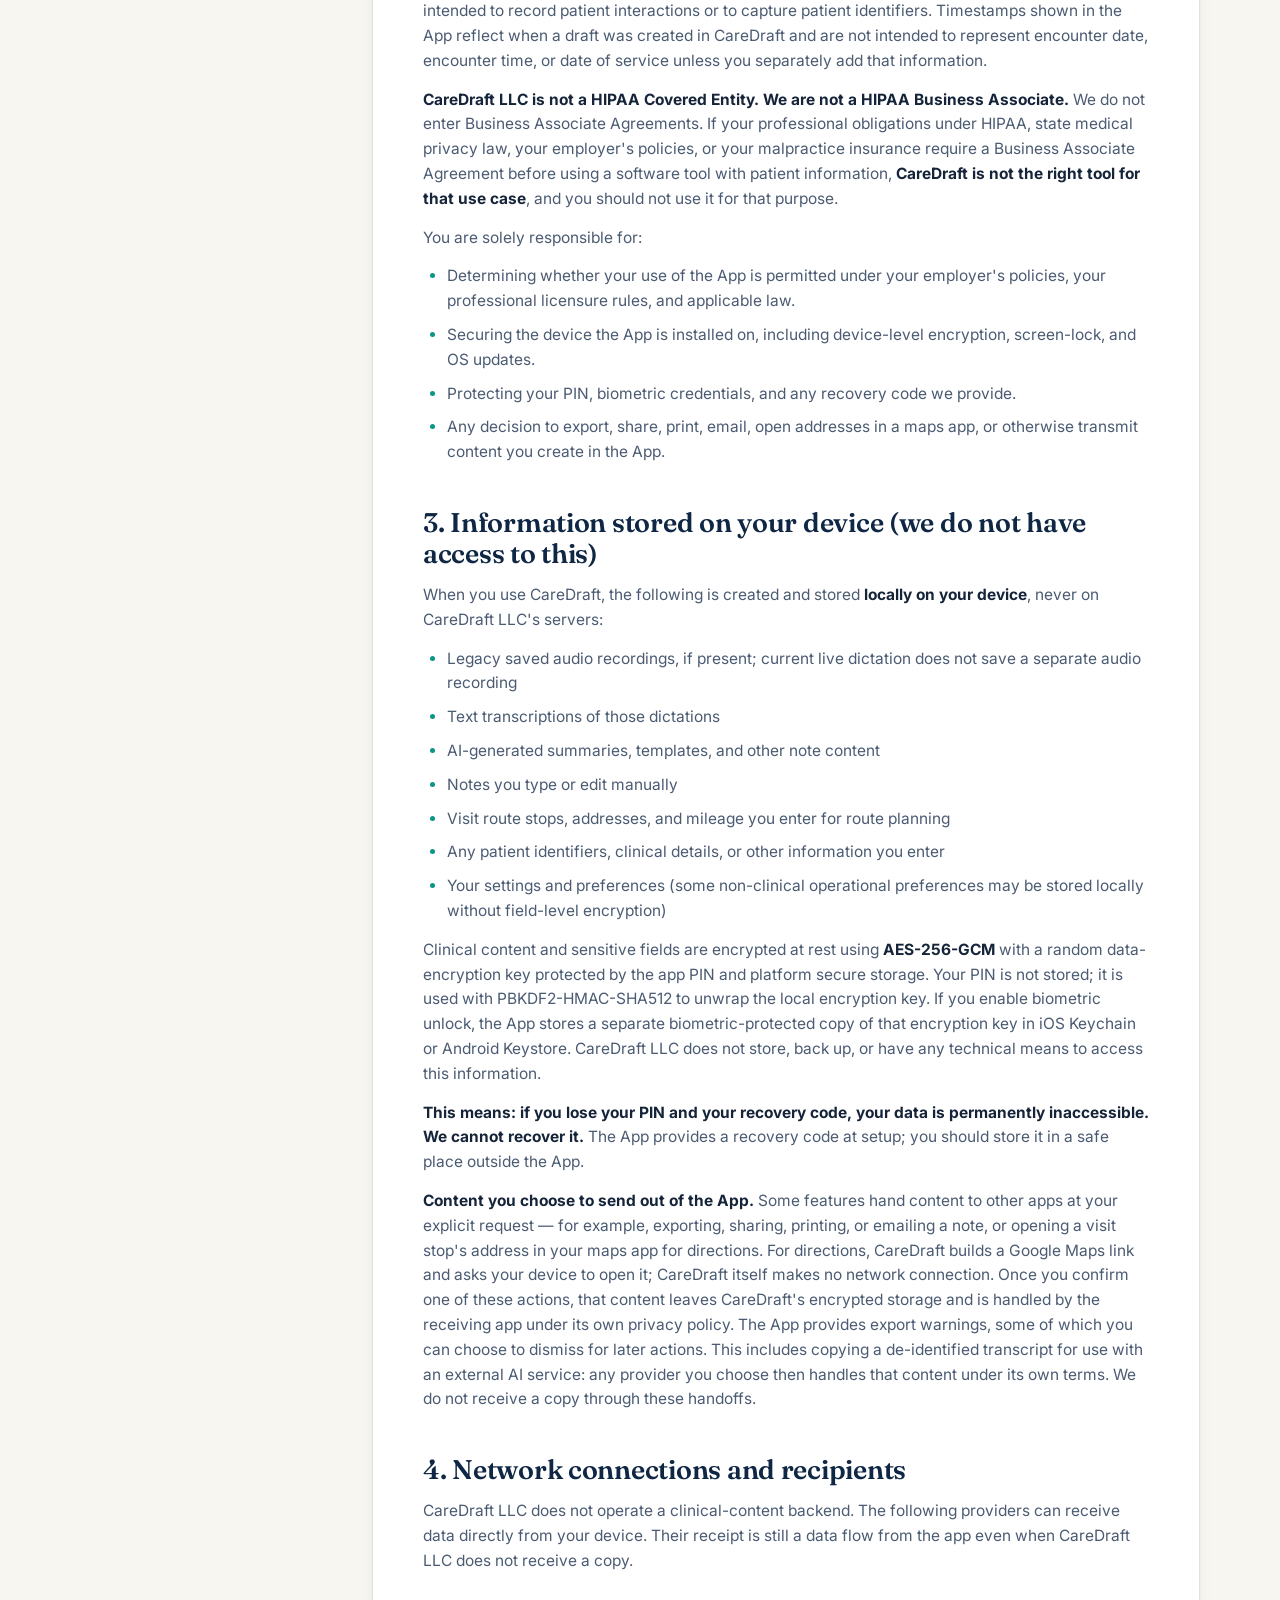
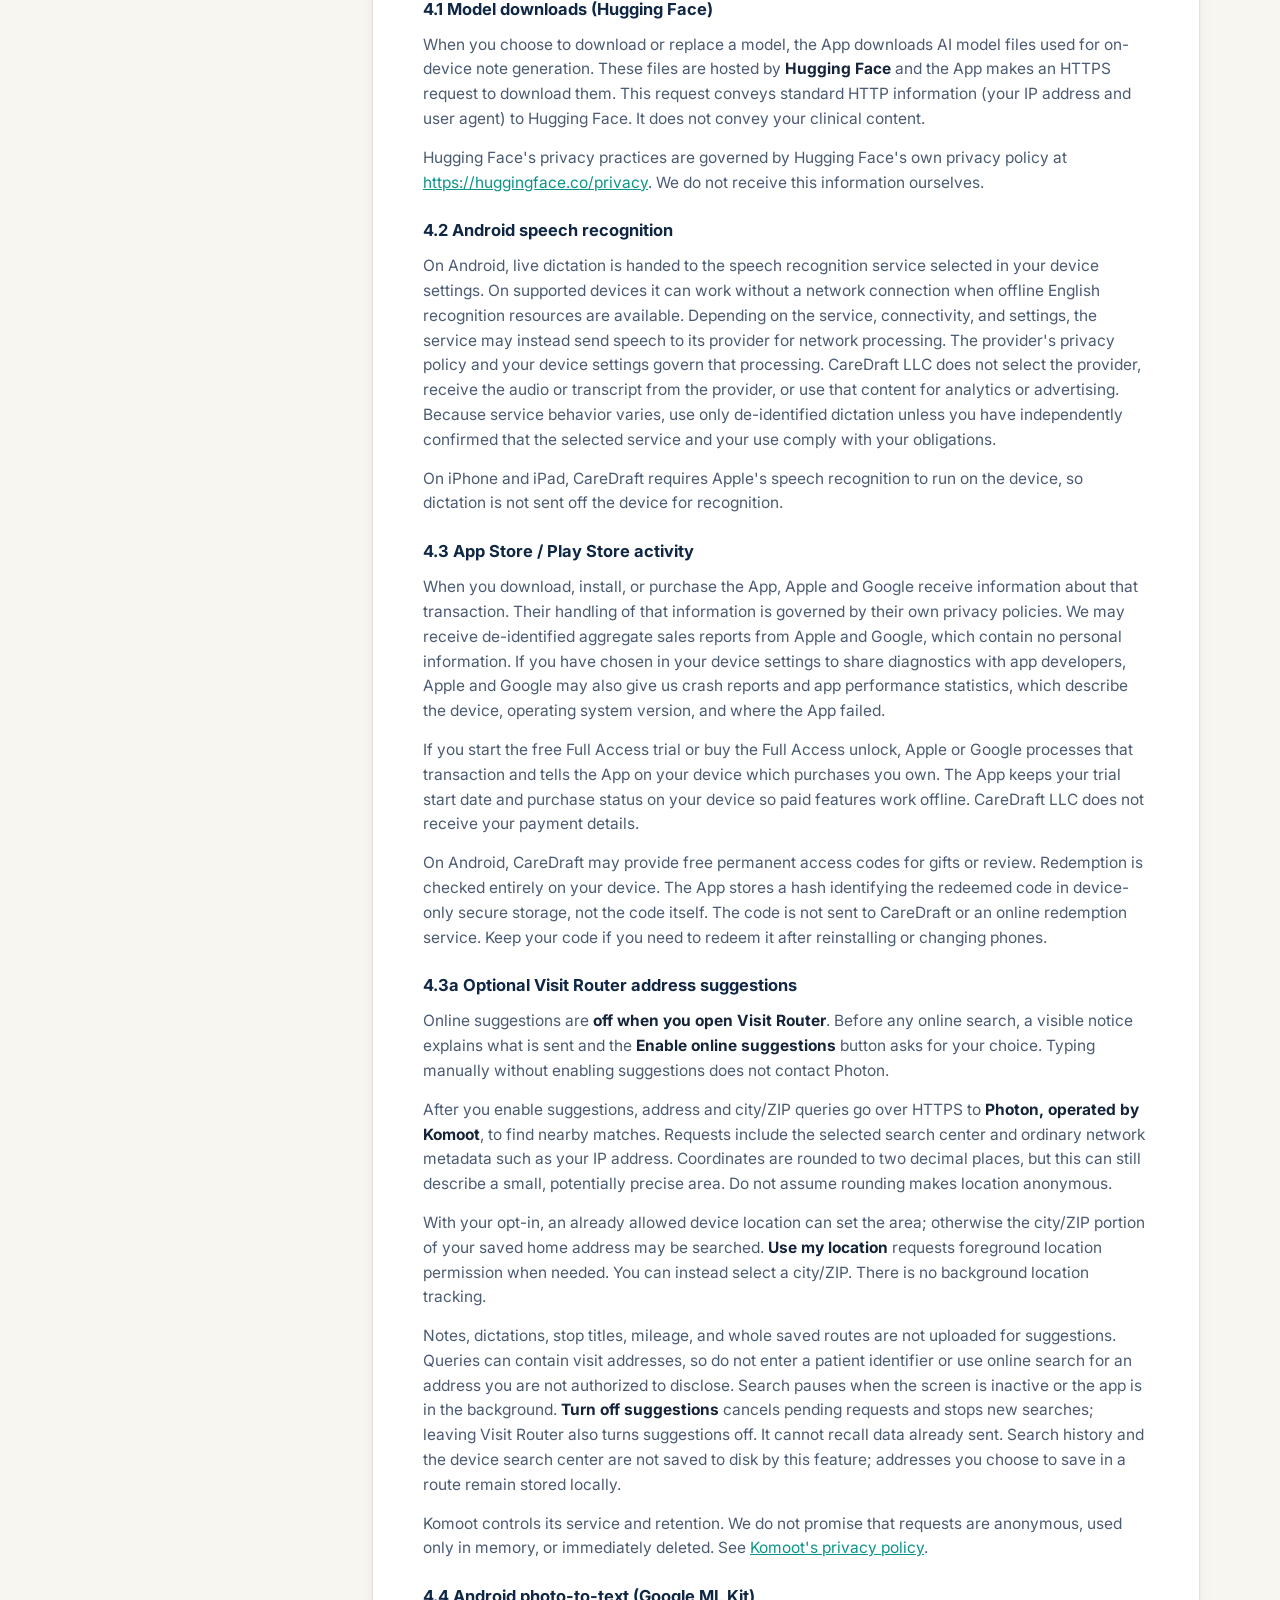
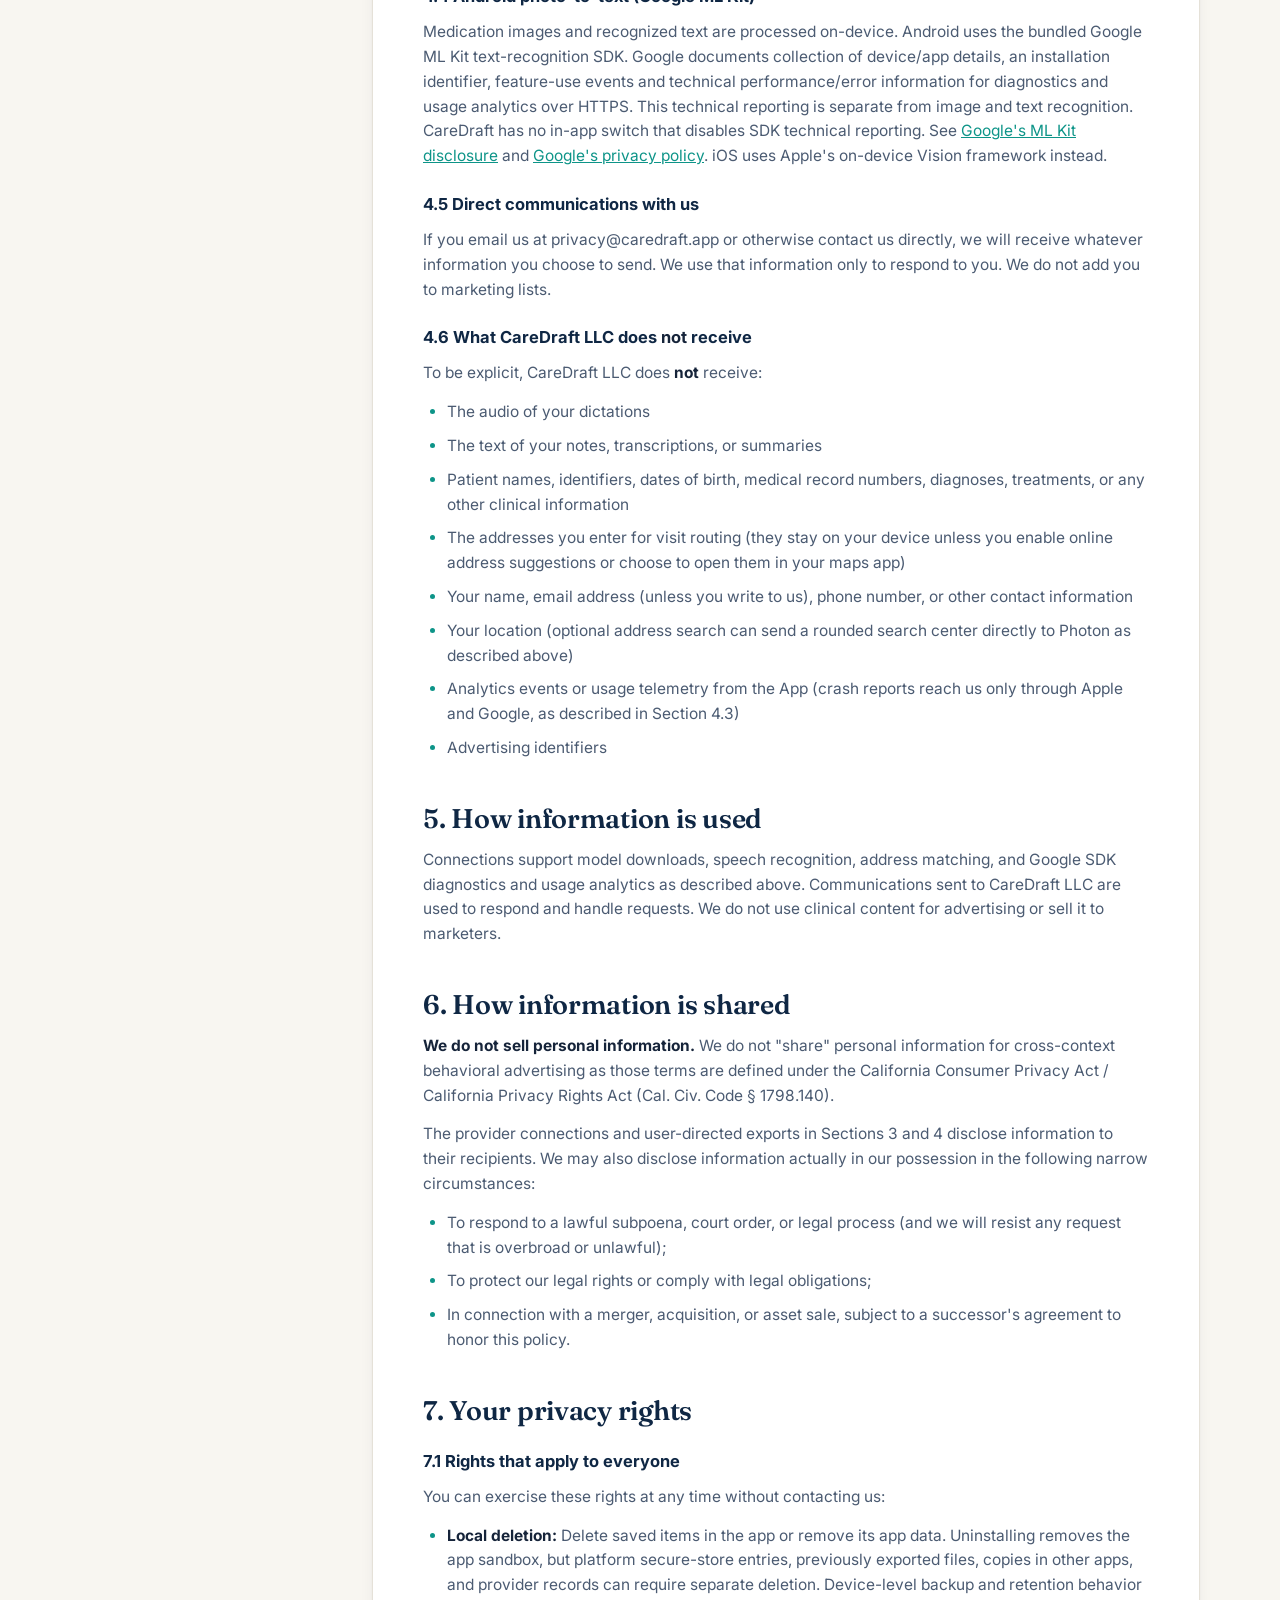
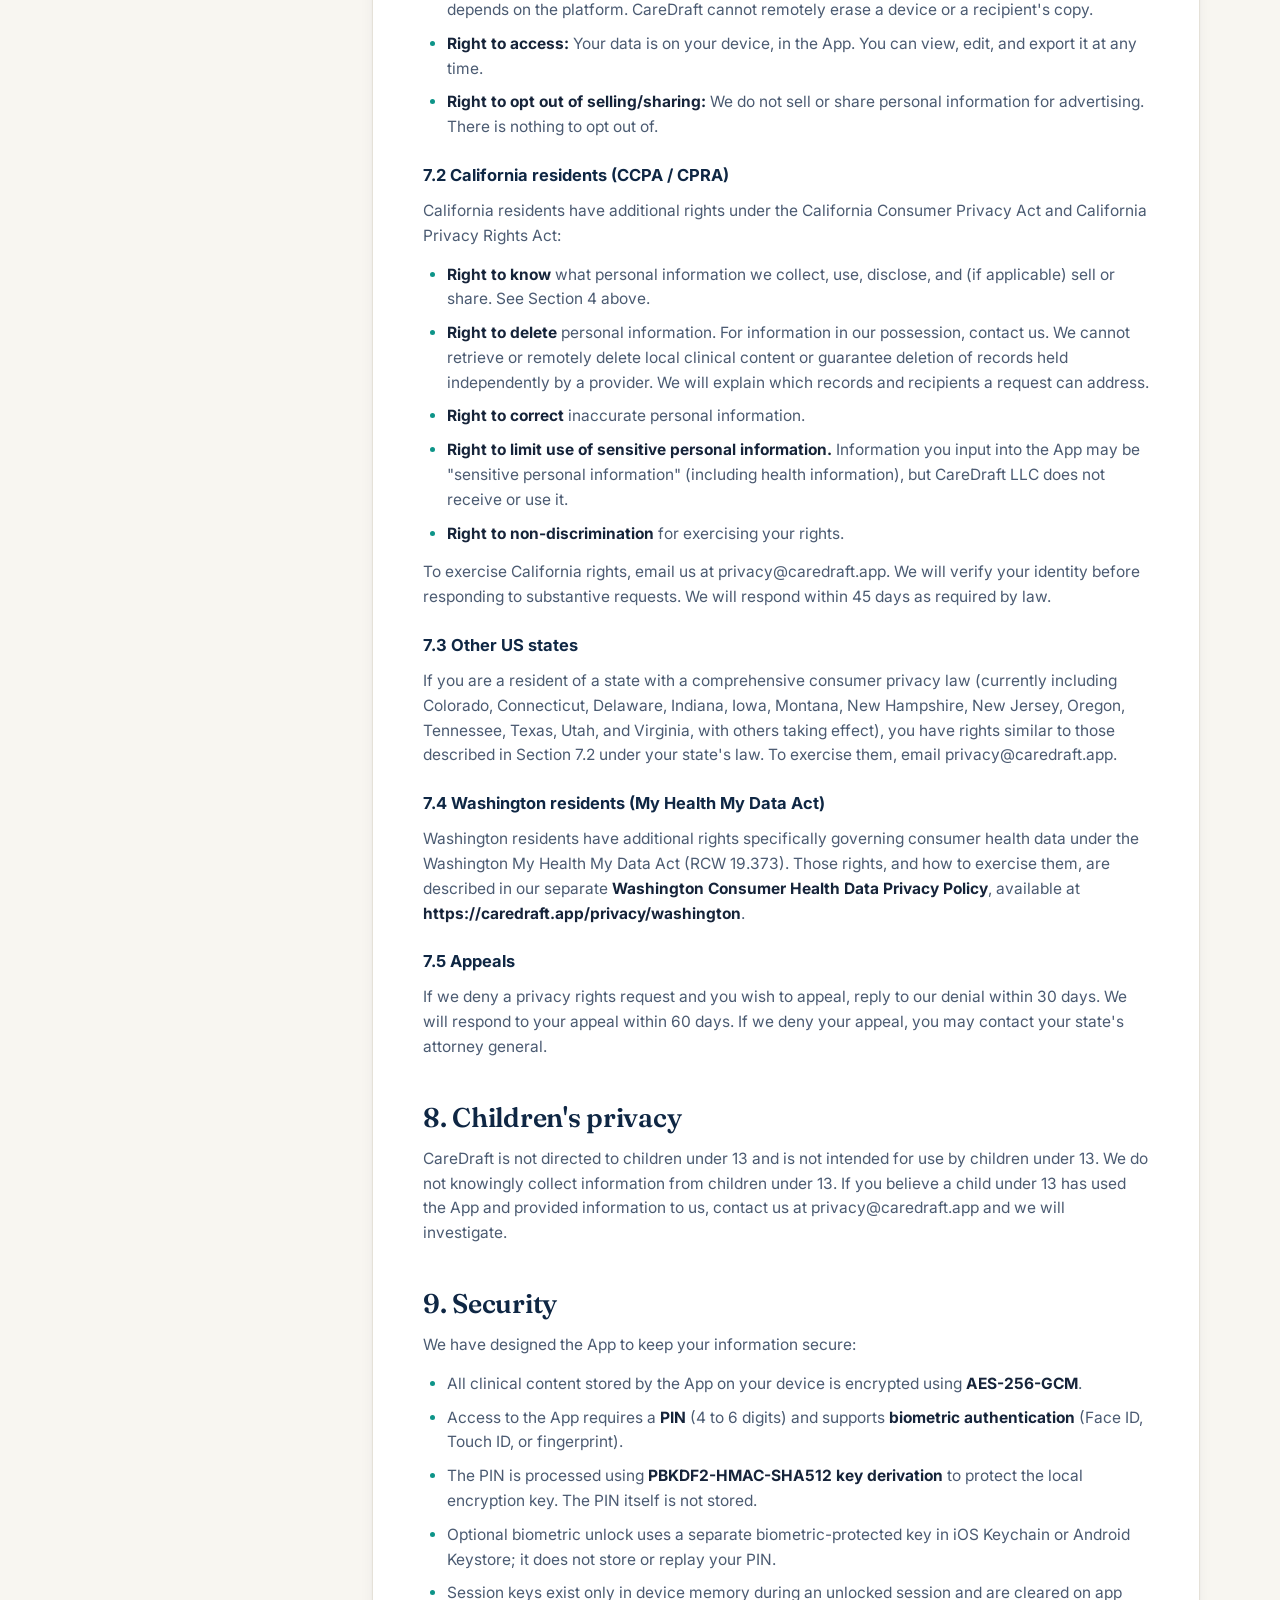
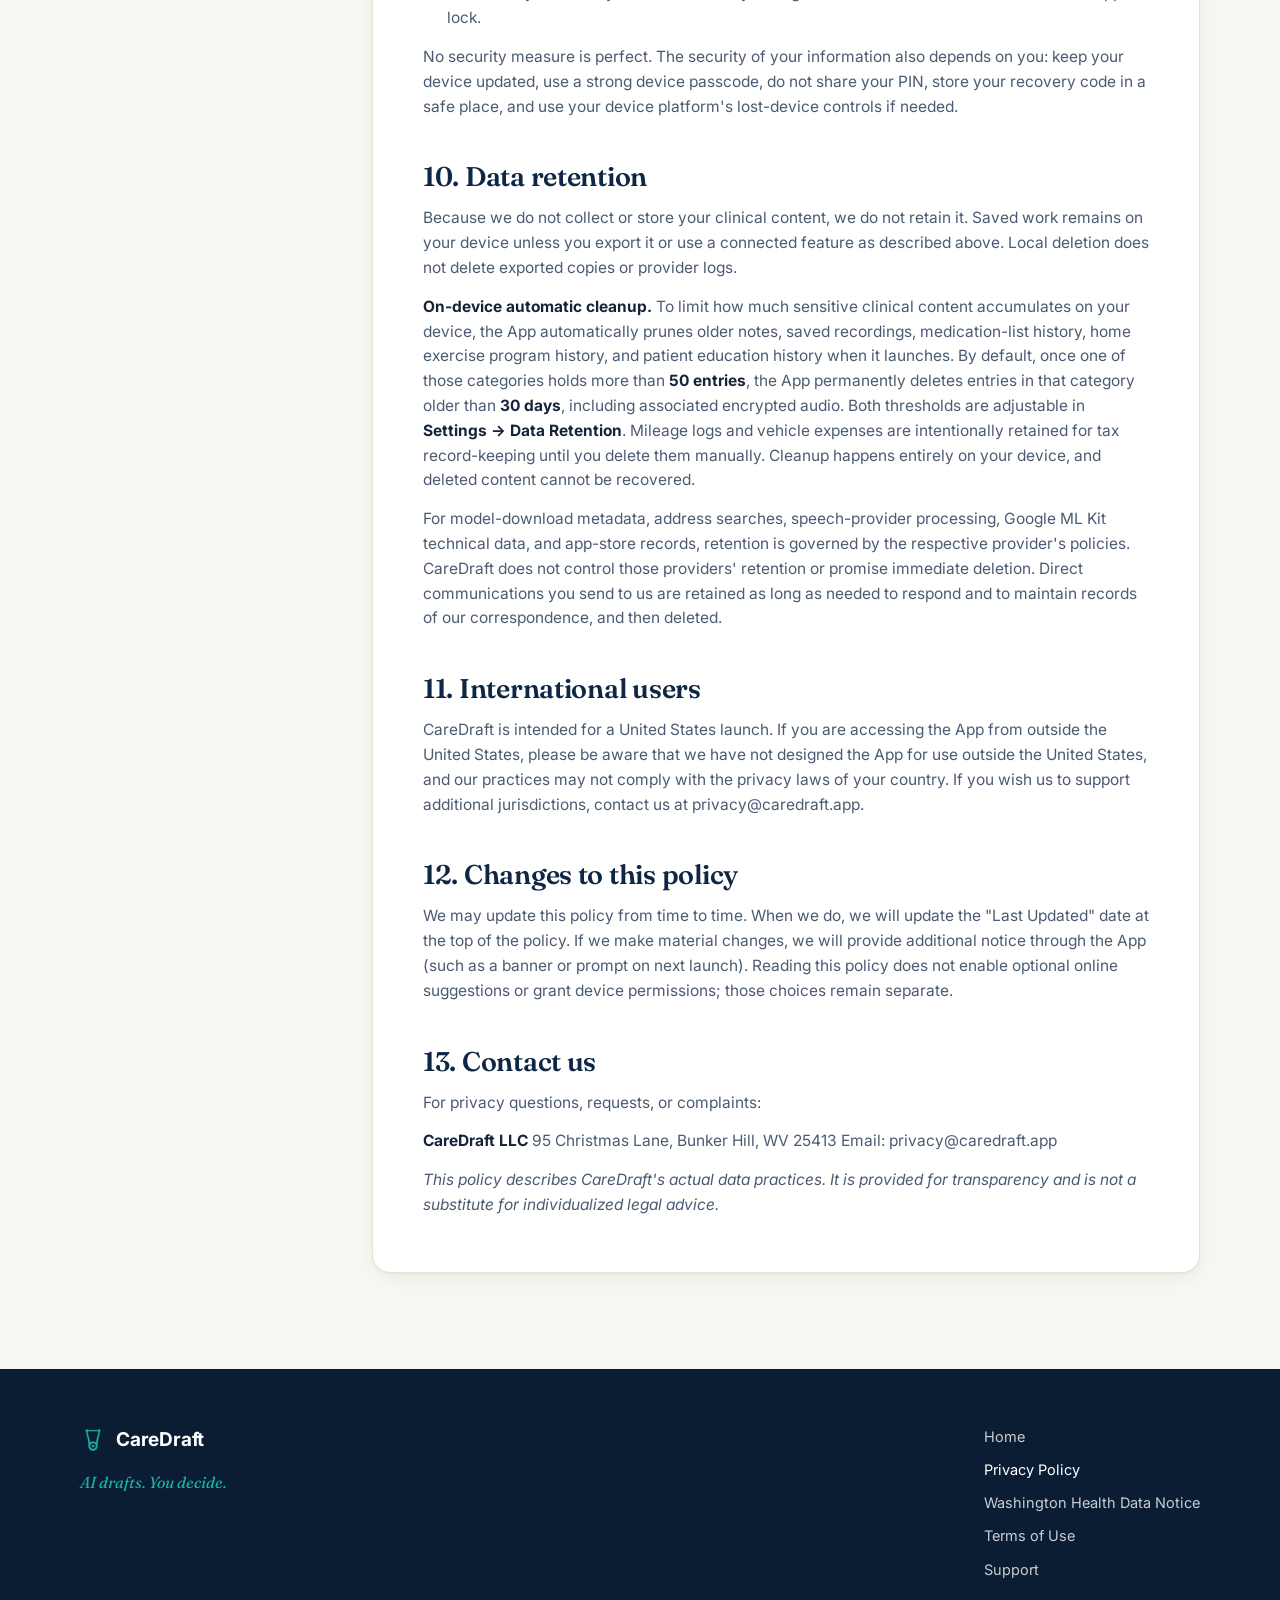
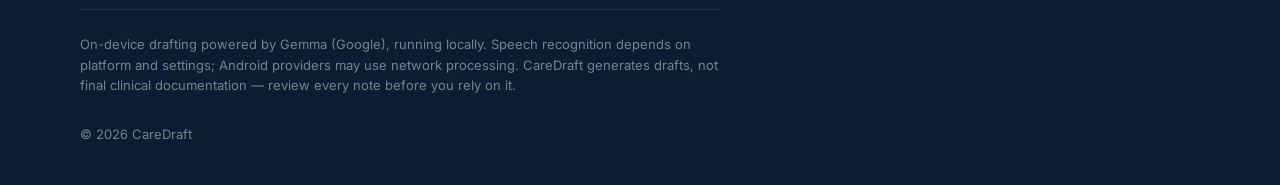
<file: privacy/index.html>
<!DOCTYPE html>
<html lang="en">
<head>
  <meta charset="UTF-8">
  <meta name="viewport" content="width=device-width, initial-scale=1.0">
  <title>Privacy Policy — CareDraft</title>
  <meta name="description" content="Privacy policy for CareDraft local-first clinical drafting app. Learn about local clinical storage, optional online features, providers, and your choices.">

  <link rel="icon" type="image/png" href="../assets/favicon.png">
  <link rel="canonical" href="https://caredraft.app/privacy/">

  <link rel="preconnect" href="https://fonts.googleapis.com">
  <link rel="preconnect" href="https://fonts.gstatic.com" crossorigin>
  <link href="https://fonts.googleapis.com/css2?family=Fraunces:opsz,wght@9..144,500;9..144,600&family=Inter:wght@400;500;600;700&display=swap" rel="stylesheet">

  <link rel="stylesheet" href="../styles.css?v=20260612a">

  <script>
    // Redirect old GitHub Pages host to the custom domain.
    (function () {
      var oldHost = 'clesterdpt-lgtm.github.io';
      var oldBase = '/carenote-local-site';
      if (window.location.hostname === oldHost && window.location.pathname.indexOf(oldBase) === 0) {
        var nextPath = window.location.pathname.slice(oldBase.length) || '/';
        window.location.replace('https://caredraft.app' + nextPath + window.location.search + window.location.hash);
      }
    })();
  </script>
</head>
<body>

  <!-- ───────────────────────── Nav ───────────────────────── -->
  <header class="topbar">
    <div class="shell topbar-inner">
      <a class="brand" href="../" aria-label="CareDraft home">
        <img src="../assets/caredraft-login-mark.png" alt="" width="30" height="30">
        <span>CareDraft</span>
      </a>
      <nav class="topnav" aria-label="Primary">
        <a href="../">Home</a>
        <a href="washington/">Washington Notice</a>
        <a href="../terms/">Terms of Use</a>
      </nav>
      <a class="btn btn-primary btn-sm" href="../#get">Get the app</a>
    </div>
  </header>

  <main>

    <section class="legal-hero">
      <div class="shell">
        <p class="kicker">Legal</p>
        <h1>Privacy Policy</h1>
        <div class="legal-meta">
          <span>Effective date <strong>May 28, 2026</strong></span>
          <span>Last updated <strong>October 30, 2026</strong></span>
        </div>
      </div>
    </section>

    <section class="legal-section">
      <div class="shell legal-layout">

        <details class="legal-toc" id="toc" open>
          <summary>On this page</summary>
          <ul>
            <li><a class="active" href="#short-version">The Short Version</a></li>
            <li><a href="#sec-1">1. Who We Are</a></li>
            <li><a href="#sec-2">2. Important Context</a></li>
            <li><a href="#sec-3">3. Local Storage</a></li>
            <li><a href="#sec-4">4. Connections &amp; Recipients</a></li>
            <li><a href="#sec-5">5. How Data is Used</a></li>
            <li><a href="#sec-6">6. How Data is Shared</a></li>
            <li><a href="#sec-7">7. Your Privacy Rights</a></li>
            <li><a href="#sec-8">8. Children's Privacy</a></li>
            <li><a href="#sec-9">9. Security Architecture</a></li>
            <li><a href="#sec-10">10. Data Retention</a></li>
            <li><a href="#sec-11">11. International Users</a></li>
            <li><a href="#sec-12">12. Policy Changes</a></li>
            <li><a href="#sec-13">13. Contact Us</a></li>
          </ul>
        </details>

        <article class="legal-body">
          <section id="short-version">
          <h2>The short version</h2>
          <p>CareDraft is a clinical productivity tool that stores clinical work and runs note-generation AI <strong>on your device</strong>.</p>
          <ul>
          <li>CareDraft is intended for clinician-dictated, post-encounter, de-identified note drafting. It is not intended to record patient interactions or to capture patient identifiers.</li>
          <li>CareDraft LLC does not collect or store your clinical notes, dictations, transcripts, AI summaries, patient information, or other app content.</li>
          <li>Your saved work stays on your phone or tablet. We have no servers that store your work and no way to access it.</li>
          <li>The App downloads note-generation model files from Hugging Face. On iPhone and iPad, dictation is recognized on the device. On Android, live dictation uses the speech recognition service selected on your device. It can work offline when offline recognition is available, or the selected service may use provider network processing depending on its settings. CareDraft LLC does not receive the audio or transcript.</li>
          <li>Online Visit Router suggestions start off. Enabling them sends address searches and a search area to Photon / Komoot. Manual entry remains available.</li>
          <li>Android photo-to-text uses Google ML Kit, which processes images on-device but sends technical usage and diagnostic data to Google. See Section 4.4.</li>
          <li>We do not include advertising trackers. Expo over-the-air update checks are disabled; updates come through the app stores.</li>
          <li>We do not sell your personal information. We do not share it with advertisers.</li>
          </ul>
          <p>If anything in this policy contradicts the short version, the longer text governs — but we have tried hard to make sure they say the same thing.</p>
          </section>
          <section id="sec-1">
          <h2>1. Who we are</h2>
          <p>CareDraft is published by <strong>CareDraft LLC</strong> ("we," "us," "our"), located at <strong>95 Christmas Lane, Bunker Hill, WV 25413</strong>. You can contact us about this policy at <strong>privacy@caredraft.app</strong>.</p>
          <p>CareDraft is a mobile software application (the "App"). This policy describes what limited information we collect, how it is used, and your rights.</p>
          <p>This policy does not apply to: (a) websites or services we do not control, including the Hugging Face model hosting service and your device's selected speech recognition service; (b) your clinical employer's separate policies governing how you may use software with patient information; (c) other apps you may use on your device.</p>
          </section>
          <section id="sec-2">
          <h2>2. Important context: you are a clinician using a personal productivity tool</h2>
          <p>CareDraft is sold to individual clinicians as a personal productivity tool, similar to a notebook, a voice recorder, or a notes app. It is <strong>not</strong> sold to clinics, hospitals, or health systems.</p>
          <p>CareDraft is intended for clinician-dictated, post-encounter, de-identified note drafting. It is not intended to record patient interactions or to capture patient identifiers. Timestamps shown in the App reflect when a draft was created in CareDraft and are not intended to represent encounter date, encounter time, or date of service unless you separately add that information.</p>
          <p><strong>CareDraft LLC is not a HIPAA Covered Entity. We are not a HIPAA Business Associate.</strong> We do not enter Business Associate Agreements. If your professional obligations under HIPAA, state medical privacy law, your employer's policies, or your malpractice insurance require a Business Associate Agreement before using a software tool with patient information, <strong>CareDraft is not the right tool for that use case</strong>, and you should not use it for that purpose.</p>
          <p>You are solely responsible for:</p>
          <ul>
          <li>Determining whether your use of the App is permitted under your employer's policies, your professional licensure rules, and applicable law.</li>
          <li>Securing the device the App is installed on, including device-level encryption, screen-lock, and OS updates.</li>
          <li>Protecting your PIN, biometric credentials, and any recovery code we provide.</li>
          <li>Any decision to export, share, print, email, open addresses in a maps app, or otherwise transmit content you create in the App.</li>
          </ul>
          </section>
          <section id="sec-3">
          <h2>3. Information stored on your device (we do not have access to this)</h2>
          <p>When you use CareDraft, the following is created and stored <strong>locally on your device</strong>, never on CareDraft LLC's servers:</p>
          <ul>
          <li>Legacy saved audio recordings, if present; current live dictation does not save a separate audio recording</li>
          <li>Text transcriptions of those dictations</li>
          <li>AI-generated summaries, templates, and other note content</li>
          <li>Notes you type or edit manually</li>
          <li>Visit route stops, addresses, and mileage you enter for route planning</li>
          <li>Any patient identifiers, clinical details, or other information you enter</li>
          <li>Your settings and preferences (some non-clinical operational preferences may be stored locally without field-level encryption)</li>
          </ul>
          <p>Clinical content and sensitive fields are encrypted at rest using <strong>AES-256-GCM</strong> with a random data-encryption key protected by the app PIN and platform secure storage. Your PIN is not stored; it is used with PBKDF2-HMAC-SHA512 to unwrap the local encryption key. If you enable biometric unlock, the App stores a separate biometric-protected copy of that encryption key in iOS Keychain or Android Keystore. CareDraft LLC does not store, back up, or have any technical means to access this information.</p>
          <p><strong>This means: if you lose your PIN and your recovery code, your data is permanently inaccessible. We cannot recover it.</strong> The App provides a recovery code at setup; you should store it in a safe place outside the App.</p>
          <p><strong>Content you choose to send out of the App.</strong> Some features hand content to other apps at your explicit request — for example, exporting, sharing, printing, or emailing a note, or opening a visit stop's address in your maps app for directions. For directions, CareDraft builds a Google Maps link and asks your device to open it; CareDraft itself makes no network connection. Once you confirm one of these actions, that content leaves CareDraft's encrypted storage and is handled by the receiving app under its own privacy policy. The App provides export warnings, some of which you can choose to dismiss for later actions. This includes copying a de-identified transcript for use with an external AI service: any provider you choose then handles that content under its own terms. We do not receive a copy through these handoffs.</p>
          </section>
          <section id="sec-4">
          <h2>4. Network connections and recipients</h2>
          <p>CareDraft LLC does not operate a clinical-content backend. The following providers can receive data directly from your device. Their receipt is still a data flow from the app even when CareDraft LLC does not receive a copy.</p>
          <h3>4.1 Model downloads (Hugging Face)</h3>
          <p>When you choose to download or replace a model, the App downloads AI model files used for on-device note generation. These files are hosted by <strong>Hugging Face</strong> and the App makes an HTTPS request to download them. This request conveys standard HTTP information (your IP address and user agent) to Hugging Face. It does not convey your clinical content.</p>
          <p>Hugging Face's privacy practices are governed by Hugging Face's own privacy policy at <a href="https://huggingface.co/privacy">https://huggingface.co/privacy</a>. We do not receive this information ourselves.</p>
          <h3>4.2 Android speech recognition</h3>
          <p>On Android, live dictation is handed to the speech recognition service selected in your device settings. On supported devices it can work without a network connection when offline English recognition resources are available. Depending on the service, connectivity, and settings, the service may instead send speech to its provider for network processing. The provider's privacy policy and your device settings govern that processing. CareDraft LLC does not select the provider, receive the audio or transcript from the provider, or use that content for analytics or advertising. Because service behavior varies, use only de-identified dictation unless you have independently confirmed that the selected service and your use comply with your obligations.</p>
          <p>On iPhone and iPad, CareDraft requires Apple's speech recognition to run on the device, so dictation is not sent off the device for recognition.</p>
          <h3>4.3 App Store / Play Store activity</h3>
          <p>When you download, install, or purchase the App, Apple and Google receive information about that transaction. Their handling of that information is governed by their own privacy policies. We may receive de-identified aggregate sales reports from Apple and Google, which contain no personal information. If you have chosen in your device settings to share diagnostics with app developers, Apple and Google may also give us crash reports and app performance statistics, which describe the device, operating system version, and where the App failed.</p>
          <p>If you start the free Full Access trial or buy the Full Access unlock, Apple or Google processes that transaction and tells the App on your device which purchases you own. The App keeps your trial start date and purchase status on your device so paid features work offline. CareDraft LLC does not receive your payment details.</p>
          <p>On Android, CareDraft may provide free permanent access codes for gifts or review. Redemption is checked entirely on your device. The App stores a hash identifying the redeemed code in device-only secure storage, not the code itself. The code is not sent to CareDraft or an online redemption service. Keep your code if you need to redeem it after reinstalling or changing phones.</p>
          <h3>4.3a Optional Visit Router address suggestions</h3>
          <p>Online suggestions are <strong>off when you open Visit Router</strong>. Before any online search, a visible notice explains what is sent and the <strong>Enable online suggestions</strong> button asks for your choice. Typing manually without enabling suggestions does not contact Photon.</p>
          <p>After you enable suggestions, address and city/ZIP queries go over HTTPS to <strong>Photon, operated by Komoot</strong>, to find nearby matches. Requests include the selected search center and ordinary network metadata such as your IP address. Coordinates are rounded to two decimal places, but this can still describe a small, potentially precise area. Do not assume rounding makes location anonymous.</p>
          <p>With your opt-in, an already allowed device location can set the area; otherwise the city/ZIP portion of your saved home address may be searched. <strong>Use my location</strong> requests foreground location permission when needed. You can instead select a city/ZIP. There is no background location tracking.</p>
          <p>Notes, dictations, stop titles, mileage, and whole saved routes are not uploaded for suggestions. Queries can contain visit addresses, so do not enter a patient identifier or use online search for an address you are not authorized to disclose. Search pauses when the screen is inactive or the app is in the background. <strong>Turn off suggestions</strong> cancels pending requests and stops new searches; leaving Visit Router also turns suggestions off. It cannot recall data already sent. Search history and the device search center are not saved to disk by this feature; addresses you choose to save in a route remain stored locally.</p>
          <p>Komoot controls its service and retention. We do not promise that requests are anonymous, used only in memory, or immediately deleted. See <a href="https://www.komoot.com/privacy">Komoot's privacy policy</a>.</p>
          <h3>4.4 Android photo-to-text (Google ML Kit)</h3>
          <p>Medication images and recognized text are processed on-device. Android uses the bundled Google ML Kit text-recognition SDK. Google documents collection of device/app details, an installation identifier, feature-use events and technical performance/error information for diagnostics and usage analytics over HTTPS. This technical reporting is separate from image and text recognition. CareDraft has no in-app switch that disables SDK technical reporting. See <a href="https://developers.google.com/ml-kit/android-data-disclosure">Google's ML Kit disclosure</a> and <a href="https://policies.google.com/privacy">Google's privacy policy</a>. iOS uses Apple's on-device Vision framework instead.</p>
          <h3>4.5 Direct communications with us</h3>
          <p>If you email us at privacy@caredraft.app or otherwise contact us directly, we will receive whatever information you choose to send. We use that information only to respond to you. We do not add you to marketing lists.</p>
          <h3>4.6 What CareDraft LLC does <strong>not</strong> receive</h3>
          <p>To be explicit, CareDraft LLC does <strong>not</strong> receive:</p>
          <ul>
          <li>The audio of your dictations</li>
          <li>The text of your notes, transcriptions, or summaries</li>
          <li>Patient names, identifiers, dates of birth, medical record numbers, diagnoses, treatments, or any other clinical information</li>
          <li>The addresses you enter for visit routing (they stay on your device unless you enable online address suggestions or choose to open them in your maps app)</li>
          <li>Your name, email address (unless you write to us), phone number, or other contact information</li>
          <li>Your location (optional address search can send a rounded search center directly to Photon as described above)</li>
          <li>Analytics events or usage telemetry from the App (crash reports reach us only through Apple and Google, as described in Section 4.3)</li>
          <li>Advertising identifiers</li>
          </ul>
          </section>
          <section id="sec-5">
          <h2>5. How information is used</h2>
          <p>Connections support model downloads, speech recognition, address matching, and Google SDK diagnostics and usage analytics as described above. Communications sent to CareDraft LLC are used to respond and handle requests. We do not use clinical content for advertising or sell it to marketers.</p>
          </section>
          <section id="sec-6">
          <h2>6. How information is shared</h2>
          <p><strong>We do not sell personal information.</strong> We do not "share" personal information for cross-context behavioral advertising as those terms are defined under the California Consumer Privacy Act / California Privacy Rights Act (Cal. Civ. Code § 1798.140).</p>
          <p>The provider connections and user-directed exports in Sections 3 and 4 disclose information to their recipients. We may also disclose information actually in our possession in the following narrow circumstances:</p>
          <ul>
          <li>To respond to a lawful subpoena, court order, or legal process (and we will resist any request that is overbroad or unlawful);</li>
          <li>To protect our legal rights or comply with legal obligations;</li>
          <li>In connection with a merger, acquisition, or asset sale, subject to a successor's agreement to honor this policy.</li>
          </ul>
          </section>
          <section id="sec-7">
          <h2>7. Your privacy rights</h2>
          <h3>7.1 Rights that apply to everyone</h3>
          <p>You can exercise these rights at any time without contacting us:</p>
          <ul>
          <li><strong>Local deletion:</strong> Delete saved items in the app or remove its app data. Uninstalling removes the app sandbox, but platform secure-store entries, previously exported files, copies in other apps, and provider records can require separate deletion. Device-level backup and retention behavior depends on the platform. CareDraft cannot remotely erase a device or a recipient's copy.</li>
          <li><strong>Right to access:</strong> Your data is on your device, in the App. You can view, edit, and export it at any time.</li>
          <li><strong>Right to opt out of selling/sharing:</strong> We do not sell or share personal information for advertising. There is nothing to opt out of.</li>
          </ul>
          <h3>7.2 California residents (CCPA / CPRA)</h3>
          <p>California residents have additional rights under the California Consumer Privacy Act and California Privacy Rights Act:</p>
          <ul>
          <li><strong>Right to know</strong> what personal information we collect, use, disclose, and (if applicable) sell or share. See Section 4 above.</li>
          <li><strong>Right to delete</strong> personal information. For information in our possession, contact us. We cannot retrieve or remotely delete local clinical content or guarantee deletion of records held independently by a provider. We will explain which records and recipients a request can address.</li>
          <li><strong>Right to correct</strong> inaccurate personal information.</li>
          <li><strong>Right to limit use of sensitive personal information.</strong> Information you input into the App may be "sensitive personal information" (including health information), but CareDraft LLC does not receive or use it.</li>
          <li><strong>Right to non-discrimination</strong> for exercising your rights.</li>
          </ul>
          <p>To exercise California rights, email us at privacy@caredraft.app. We will verify your identity before responding to substantive requests. We will respond within 45 days as required by law.</p>
          <h3>7.3 Other US states</h3>
          <p>If you are a resident of a state with a comprehensive consumer privacy law (currently including Colorado, Connecticut, Delaware, Indiana, Iowa, Montana, New Hampshire, New Jersey, Oregon, Tennessee, Texas, Utah, and Virginia, with others taking effect), you have rights similar to those described in Section 7.2 under your state's law. To exercise them, email privacy@caredraft.app.</p>
          <h3>7.4 Washington residents (My Health My Data Act)</h3>
          <p>Washington residents have additional rights specifically governing consumer health data under the Washington My Health My Data Act (RCW 19.373). Those rights, and how to exercise them, are described in our separate <strong>Washington Consumer Health Data Privacy Policy</strong>, available at <strong>https://caredraft.app/privacy/washington</strong>.</p>
          <h3>7.5 Appeals</h3>
          <p>If we deny a privacy rights request and you wish to appeal, reply to our denial within 30 days. We will respond to your appeal within 60 days. If we deny your appeal, you may contact your state's attorney general.</p>
          </section>
          <section id="sec-8">
          <h2>8. Children's privacy</h2>
          <p>CareDraft is not directed to children under 13 and is not intended for use by children under 13. We do not knowingly collect information from children under 13. If you believe a child under 13 has used the App and provided information to us, contact us at privacy@caredraft.app and we will investigate.</p>
          </section>
          <section id="sec-9">
          <h2>9. Security</h2>
          <p>We have designed the App to keep your information secure:</p>
          <ul>
          <li>All clinical content stored by the App on your device is encrypted using <strong>AES-256-GCM</strong>.</li>
          <li>Access to the App requires a <strong>PIN</strong> (4 to 6 digits) and supports <strong>biometric authentication</strong> (Face ID, Touch ID, or fingerprint).</li>
          <li>The PIN is processed using <strong>PBKDF2-HMAC-SHA512 key derivation</strong> to protect the local encryption key. The PIN itself is not stored.</li>
          <li>Optional biometric unlock uses a separate biometric-protected key in iOS Keychain or Android Keystore; it does not store or replay your PIN.</li>
          <li>Session keys exist only in device memory during an unlocked session and are cleared on app lock.</li>
          </ul>
          <p>No security measure is perfect. The security of your information also depends on you: keep your device updated, use a strong device passcode, do not share your PIN, store your recovery code in a safe place, and use your device platform's lost-device controls if needed.</p>
          </section>
          <section id="sec-10">
          <h2>10. Data retention</h2>
          <p>Because we do not collect or store your clinical content, we do not retain it. Saved work remains on your device unless you export it or use a connected feature as described above. Local deletion does not delete exported copies or provider logs.</p>
          <p><strong>On-device automatic cleanup.</strong> To limit how much sensitive clinical content accumulates on your device, the App automatically prunes older notes, saved recordings, medication-list history, home exercise program history, and patient education history when it launches. By default, once one of those categories holds more than <strong>50 entries</strong>, the App permanently deletes entries in that category older than <strong>30 days</strong>, including associated encrypted audio. Both thresholds are adjustable in <strong>Settings → Data Retention</strong>. Mileage logs and vehicle expenses are intentionally retained for tax record-keeping until you delete them manually. Cleanup happens entirely on your device, and deleted content cannot be recovered.</p>
          <p>For model-download metadata, address searches, speech-provider processing, Google ML Kit technical data, and app-store records, retention is governed by the respective provider's policies. CareDraft does not control those providers' retention or promise immediate deletion. Direct communications you send to us are retained as long as needed to respond and to maintain records of our correspondence, and then deleted.</p>
          </section>
          <section id="sec-11">
          <h2>11. International users</h2>
          <p>CareDraft is intended for a United States launch. If you are accessing the App from outside the United States, please be aware that we have not designed the App for use outside the United States, and our practices may not comply with the privacy laws of your country. If you wish us to support additional jurisdictions, contact us at privacy@caredraft.app.</p>
          </section>
          <section id="sec-12">
          <h2>12. Changes to this policy</h2>
          <p>We may update this policy from time to time. When we do, we will update the "Last Updated" date at the top of the policy. If we make material changes, we will provide additional notice through the App (such as a banner or prompt on next launch). Reading this policy does not enable optional online suggestions or grant device permissions; those choices remain separate.</p>
          </section>
          <section id="sec-13">
          <h2>13. Contact us</h2>
          <p>For privacy questions, requests, or complaints:</p>
          <p><strong>CareDraft LLC</strong> 95 Christmas Lane, Bunker Hill, WV 25413 Email: privacy@caredraft.app</p>
          <p><em>This policy describes CareDraft's actual data practices. It is provided for transparency and is not a substitute for individualized legal advice.</em></p>
          </section>
        </article>
      </div>
    </section>

  </main>

  <!-- ───────────────────────── Footer ───────────────────────── -->
  <footer class="footer">
    <div class="shell footer-grid">
      <div class="footer-brand">
        <a class="brand" href="../">
          <img src="../assets/caredraft-login-mark.png" alt="" width="26" height="26">
          <span>CareDraft</span>
        </a>
        <p>AI drafts. You decide.</p>
      </div>
      <nav class="footer-links" aria-label="Legal">
        <a href="../">Home</a>
        <a href="./" aria-current="page">Privacy Policy</a>
        <a href="washington/">Washington Health Data Notice</a>
        <a href="../terms/">Terms of Use</a>
        <a href="../support/">Support</a>
      </nav>
      <p class="footer-fine">
        On-device drafting powered by Gemma (Google), running locally. Speech recognition depends on platform and settings; Android providers may use network processing. CareDraft generates drafts, not final clinical
        documentation — review every note before you rely on it.
      </p>
      <p class="footer-copy">© <span id="year">2026</span> CareDraft</p>
    </div>
  </footer>

  <script>
    (function () {
      var toc = document.getElementById('toc');
      var links = toc ? Array.prototype.slice.call(toc.querySelectorAll('a')) : [];
      var mobile = window.matchMedia('(max-width: 980px)');

      // Sidebar on desktop, collapsible "On this page" on mobile.
      function syncToc() {
        if (!toc) return;
        if (mobile.matches) { toc.removeAttribute('open'); }
        else { toc.setAttribute('open', ''); }
      }
      syncToc();
      if (mobile.addEventListener) { mobile.addEventListener('change', syncToc); }
      else { mobile.addListener(syncToc); }

      links.forEach(function (a) {
        a.addEventListener('click', function () {
          if (mobile.matches) { toc.removeAttribute('open'); }
        });
      });

      // Highlight the section currently in view.
      if ('IntersectionObserver' in window) {
        var sections = document.querySelectorAll('.legal-body section[id]');
        var io = new IntersectionObserver(function (entries) {
          entries.forEach(function (e) {
            if (!e.isIntersecting) return;
            var id = e.target.id;
            links.forEach(function (a) {
              a.classList.toggle('active', a.getAttribute('href') === '#' + id);
            });
          });
        }, { rootMargin: '-20% 0px -60% 0px', threshold: 0 });
        sections.forEach(function (s) { io.observe(s); });
      }

      document.getElementById('year').textContent = new Date().getFullYear();
    })();
  </script>
</body>
</html>
</file>
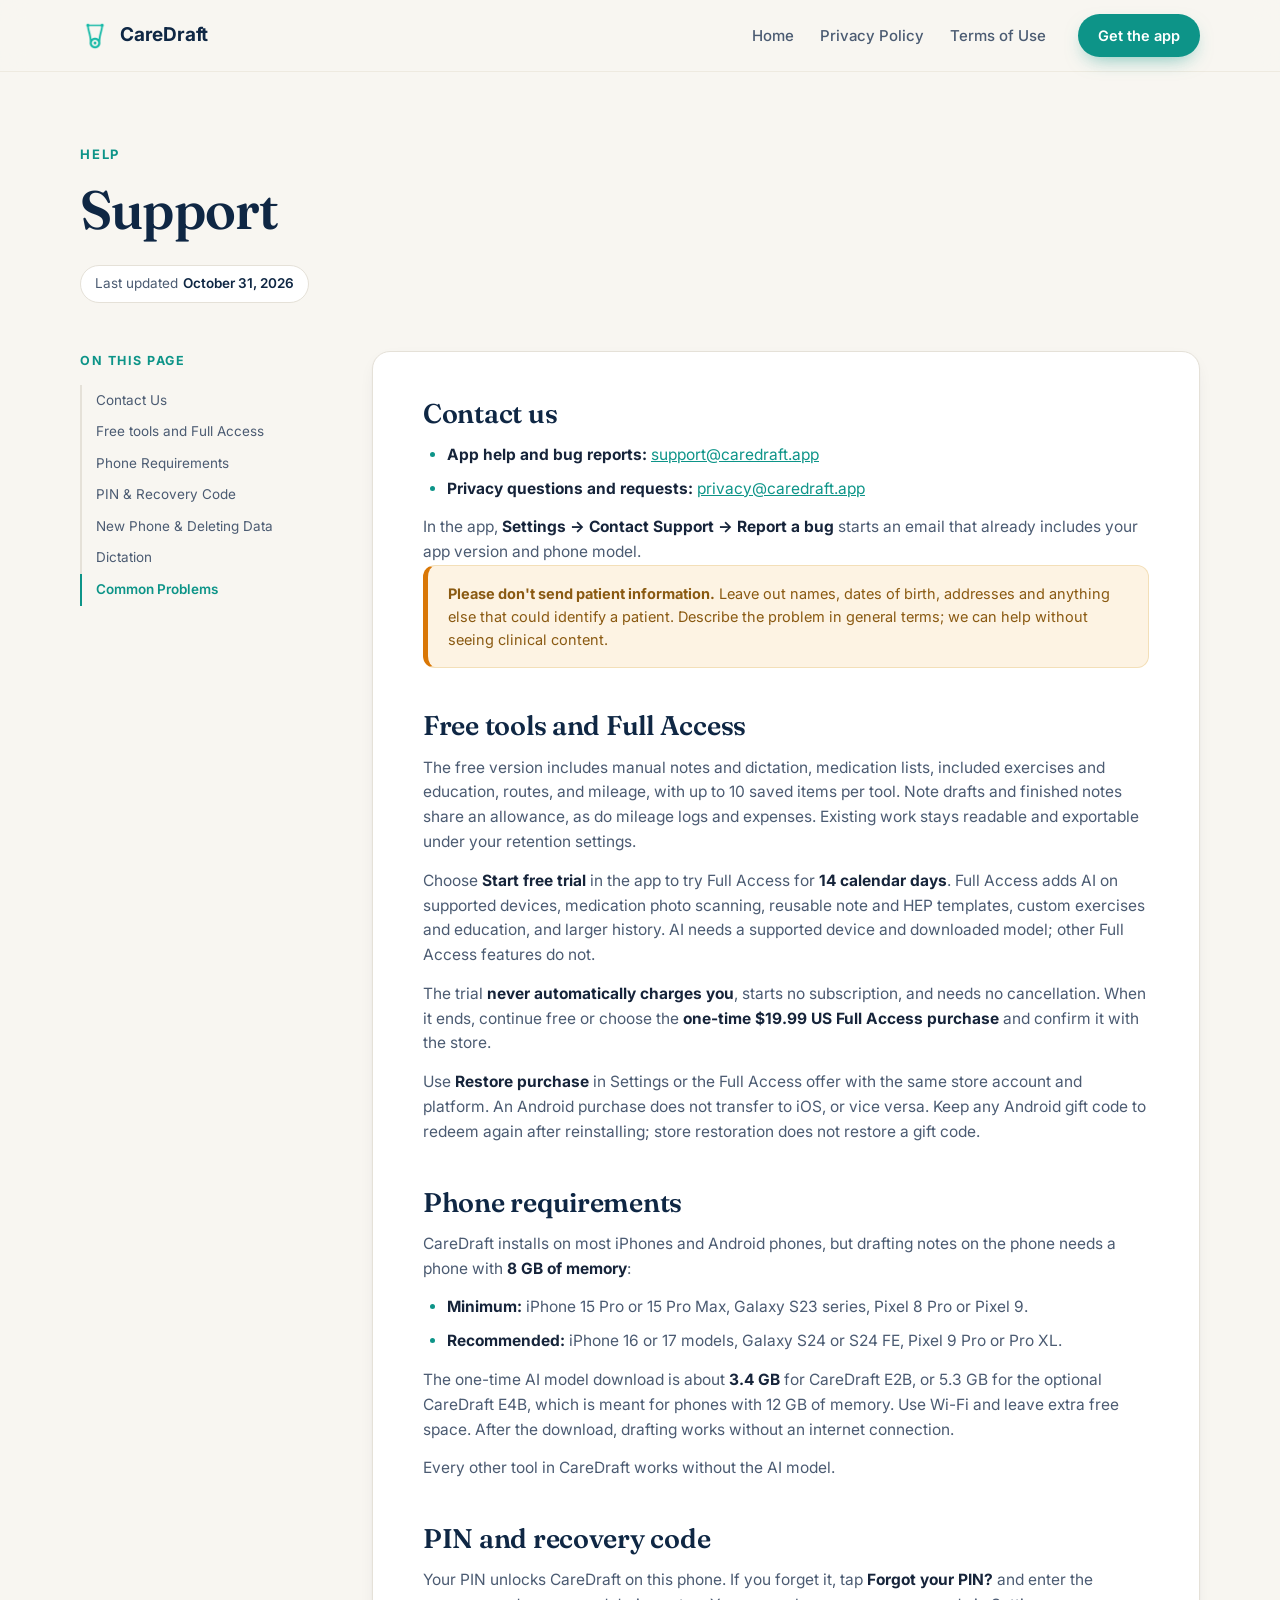
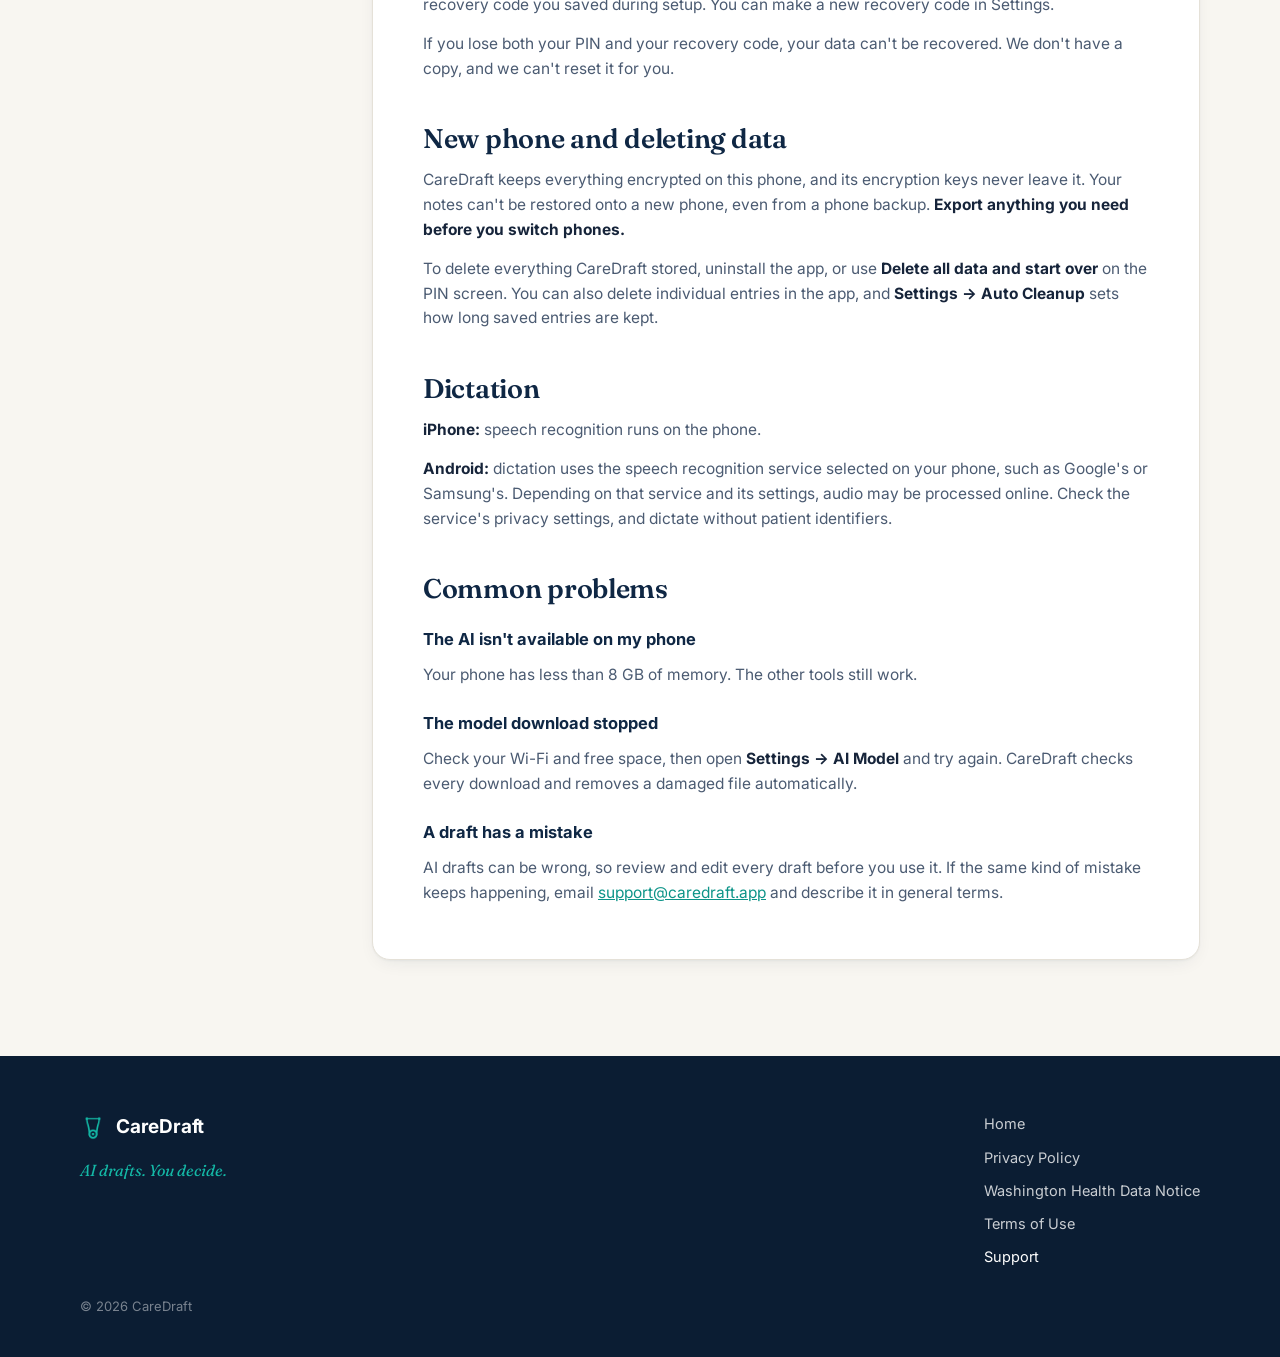
<file: support/index.html>
<!DOCTYPE html>
<html lang="en">
<head>
  <meta charset="UTF-8">
  <meta name="viewport" content="width=device-width, initial-scale=1.0">
  <title>Support — CareDraft</title>
  <meta name="description" content="CareDraft support: contact details, phone requirements, PIN and recovery code help, moving to a new phone, deleting data, and dictation settings.">

  <link rel="icon" type="image/png" href="../assets/favicon.png">
  <link rel="canonical" href="https://caredraft.app/support/">

  <link rel="preconnect" href="https://fonts.googleapis.com">
  <link rel="preconnect" href="https://fonts.gstatic.com" crossorigin>
  <link href="https://fonts.googleapis.com/css2?family=Fraunces:opsz,wght@9..144,500;9..144,600&family=Inter:wght@400;500;600;700&display=swap" rel="stylesheet">

  <link rel="stylesheet" href="../styles.css?v=20260612a">
</head>
<body>

  <!-- ───────────────────────── Nav ───────────────────────── -->
  <header class="topbar">
    <div class="shell topbar-inner">
      <a class="brand" href="../" aria-label="CareDraft home">
        <img src="../assets/caredraft-login-mark.png" alt="" width="30" height="30">
        <span>CareDraft</span>
      </a>
      <nav class="topnav" aria-label="Primary">
        <a href="../">Home</a>
        <a href="../privacy/">Privacy Policy</a>
        <a href="../terms/">Terms of Use</a>
      </nav>
      <a class="btn btn-primary btn-sm" href="../#get">Get the app</a>
    </div>
  </header>

  <main>

    <section class="legal-hero">
      <div class="shell">
        <p class="kicker">Help</p>
        <h1>Support</h1>
        <div class="legal-meta">
          <span>Last updated <strong>October 31, 2026</strong></span>
        </div>
      </div>
    </section>

    <section class="legal-section">
      <div class="shell legal-layout">

        <details class="legal-toc" id="toc" open>
          <summary>On this page</summary>
          <ul>
            <li><a class="active" href="#contact">Contact Us</a></li>
            <li><a href="#full-access">Free tools and Full Access</a></li>
            <li><a href="#requirements">Phone Requirements</a></li>
            <li><a href="#pin">PIN &amp; Recovery Code</a></li>
            <li><a href="#data">New Phone &amp; Deleting Data</a></li>
            <li><a href="#dictation">Dictation</a></li>
            <li><a href="#problems">Common Problems</a></li>
          </ul>
        </details>

        <article class="legal-body">
          <section id="contact">
            <h2>Contact us</h2>
            <ul>
              <li><strong>App help and bug reports:</strong> <a href="mailto:support@caredraft.app">support@caredraft.app</a></li>
              <li><strong>Privacy questions and requests:</strong> <a href="mailto:privacy@caredraft.app">privacy@caredraft.app</a></li>
            </ul>
            <p>In the app, <strong>Settings → Contact Support → Report a bug</strong> starts an email that already includes your app version and phone model.</p>
            <div class="legal-callout"><p><strong>Please don't send patient information.</strong> Leave out names, dates of birth, addresses and anything else that could identify a patient. Describe the problem in general terms; we can help without seeing clinical content.</p></div>
          </section>

          <section id="full-access">
            <h2>Free tools and Full Access</h2>
            <p>The free version includes manual notes and dictation, medication lists, included exercises and education, routes, and mileage, with up to 10 saved items per tool. Note drafts and finished notes share an allowance, as do mileage logs and expenses. Existing work stays readable and exportable under your retention settings.</p>
            <p>Choose <strong>Start free trial</strong> in the app to try Full Access for <strong>14 calendar days</strong>. Full Access adds AI on supported devices, medication photo scanning, reusable note and HEP templates, custom exercises and education, and larger history. AI needs a supported device and downloaded model; other Full Access features do not.</p>
            <p>The trial <strong>never automatically charges you</strong>, starts no subscription, and needs no cancellation. When it ends, continue free or choose the <strong>one-time $19.99 US Full Access purchase</strong> and confirm it with the store.</p>
            <p>Use <strong>Restore purchase</strong> in Settings or the Full Access offer with the same store account and platform. An Android purchase does not transfer to iOS, or vice versa. Keep any Android gift code to redeem again after reinstalling; store restoration does not restore a gift code.</p>
          </section>

          <section id="requirements">
            <h2>Phone requirements</h2>
            <p>CareDraft installs on most iPhones and Android phones, but drafting notes on the phone needs a phone with <strong>8 GB of memory</strong>:</p>
            <ul>
              <li><strong>Minimum:</strong> iPhone 15 Pro or 15 Pro Max, Galaxy S23 series, Pixel 8 Pro or Pixel 9.</li>
              <li><strong>Recommended:</strong> iPhone 16 or 17 models, Galaxy S24 or S24 FE, Pixel 9 Pro or Pro XL.</li>
            </ul>
            <p>The one-time AI model download is about <strong>3.4 GB</strong> for CareDraft E2B, or 5.3 GB for the optional CareDraft E4B, which is meant for phones with 12 GB of memory. Use Wi-Fi and leave extra free space. After the download, drafting works without an internet connection.</p>
            <p>Every other tool in CareDraft works without the AI model.</p>
          </section>

          <section id="pin">
            <h2>PIN and recovery code</h2>
            <p>Your PIN unlocks CareDraft on this phone. If you forget it, tap <strong>Forgot your PIN?</strong> and enter the recovery code you saved during setup. You can make a new recovery code in Settings.</p>
            <p>If you lose both your PIN and your recovery code, your data can't be recovered. We don't have a copy, and we can't reset it for you.</p>
          </section>

          <section id="data">
            <h2>New phone and deleting data</h2>
            <p>CareDraft keeps everything encrypted on this phone, and its encryption keys never leave it. Your notes can't be restored onto a new phone, even from a phone backup. <strong>Export anything you need before you switch phones.</strong></p>
            <p>To delete everything CareDraft stored, uninstall the app, or use <strong>Delete all data and start over</strong> on the PIN screen. You can also delete individual entries in the app, and <strong>Settings → Auto Cleanup</strong> sets how long saved entries are kept.</p>
          </section>

          <section id="dictation">
            <h2>Dictation</h2>
            <p><strong>iPhone:</strong> speech recognition runs on the phone.</p>
            <p><strong>Android:</strong> dictation uses the speech recognition service selected on your phone, such as Google's or Samsung's. Depending on that service and its settings, audio may be processed online. Check the service's privacy settings, and dictate without patient identifiers.</p>
          </section>

          <section id="problems">
            <h2>Common problems</h2>
            <h3>The AI isn't available on my phone</h3>
            <p>Your phone has less than 8 GB of memory. The other tools still work.</p>
            <h3>The model download stopped</h3>
            <p>Check your Wi-Fi and free space, then open <strong>Settings → AI Model</strong> and try again. CareDraft checks every download and removes a damaged file automatically.</p>
            <h3>A draft has a mistake</h3>
            <p>AI drafts can be wrong, so review and edit every draft before you use it. If the same kind of mistake keeps happening, email <a href="mailto:support@caredraft.app">support@caredraft.app</a> and describe it in general terms.</p>
          </section>
        </article>
      </div>
    </section>

  </main>

  <!-- ───────────────────────── Footer ───────────────────────── -->
  <footer class="footer">
    <div class="shell footer-grid">
      <div class="footer-brand">
        <a class="brand" href="../">
          <img src="../assets/caredraft-login-mark.png" alt="" width="26" height="26">
          <span>CareDraft</span>
        </a>
        <p>AI drafts. You decide.</p>
      </div>
      <nav class="footer-links" aria-label="Legal">
        <a href="../">Home</a>
        <a href="../privacy/">Privacy Policy</a>
        <a href="../privacy/washington/">Washington Health Data Notice</a>
        <a href="../terms/">Terms of Use</a>
        <a href="./" aria-current="page">Support</a>
      </nav>
      <p class="footer-copy">© <span id="year">2026</span> CareDraft</p>
    </div>
  </footer>

  <script>
    (function () {
      var toc = document.getElementById('toc');
      var links = toc ? Array.prototype.slice.call(toc.querySelectorAll('a')) : [];
      var mobile = window.matchMedia('(max-width: 980px)');

      // Sidebar on desktop, collapsible "On this page" on mobile.
      function syncToc() {
        if (!toc) return;
        if (mobile.matches) { toc.removeAttribute('open'); }
        else { toc.setAttribute('open', ''); }
      }
      syncToc();
      if (mobile.addEventListener) { mobile.addEventListener('change', syncToc); }
      else { mobile.addListener(syncToc); }

      links.forEach(function (a) {
        a.addEventListener('click', function () {
          if (mobile.matches) { toc.removeAttribute('open'); }
        });
      });

      // Highlight the section currently in view.
      if ('IntersectionObserver' in window) {
        var sections = document.querySelectorAll('.legal-body section[id]');
        var io = new IntersectionObserver(function (entries) {
          entries.forEach(function (e) {
            if (!e.isIntersecting) return;
            var id = e.target.id;
            links.forEach(function (a) {
              a.classList.toggle('active', a.getAttribute('href') === '#' + id);
            });
          });
        }, { rootMargin: '-20% 0px -60% 0px', threshold: 0 });
        sections.forEach(function (s) { io.observe(s); });
      }

      document.getElementById('year').textContent = new Date().getFullYear();
    })();
  </script>
</body>
</html>
</file>
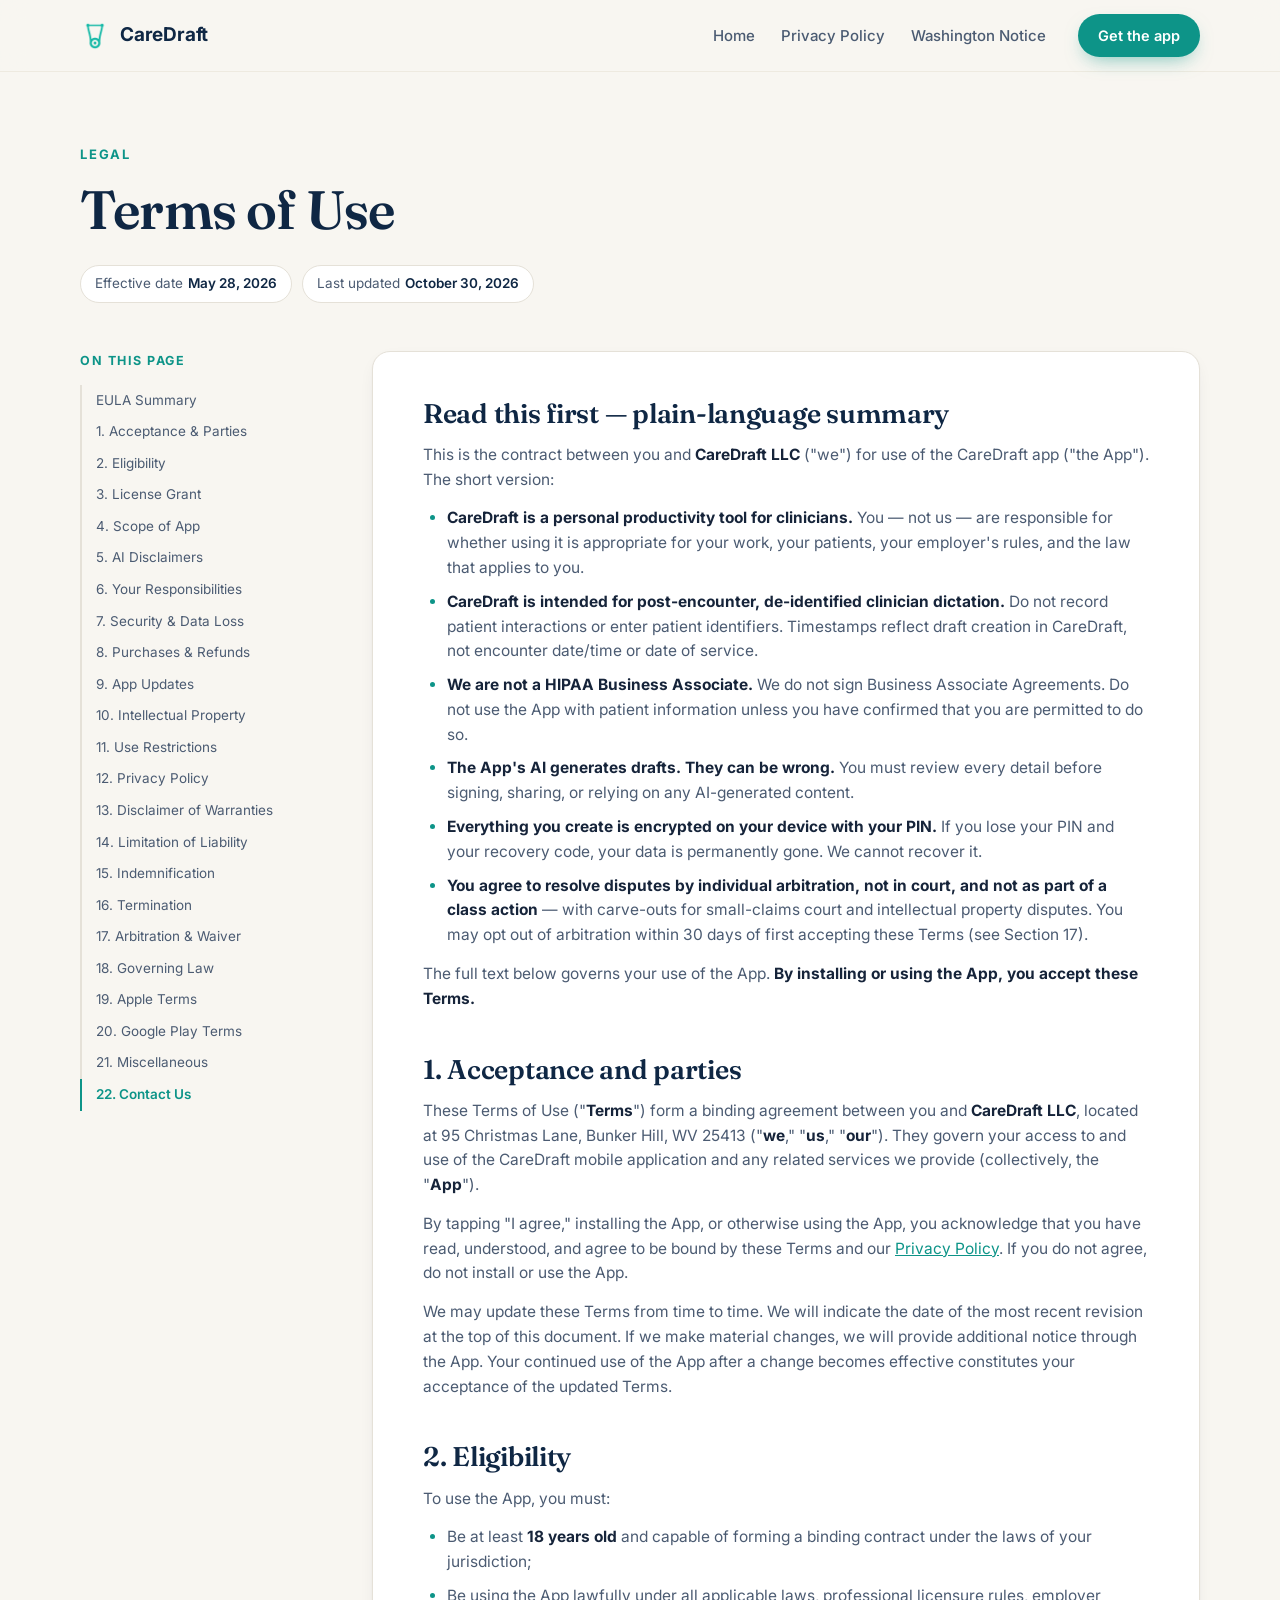
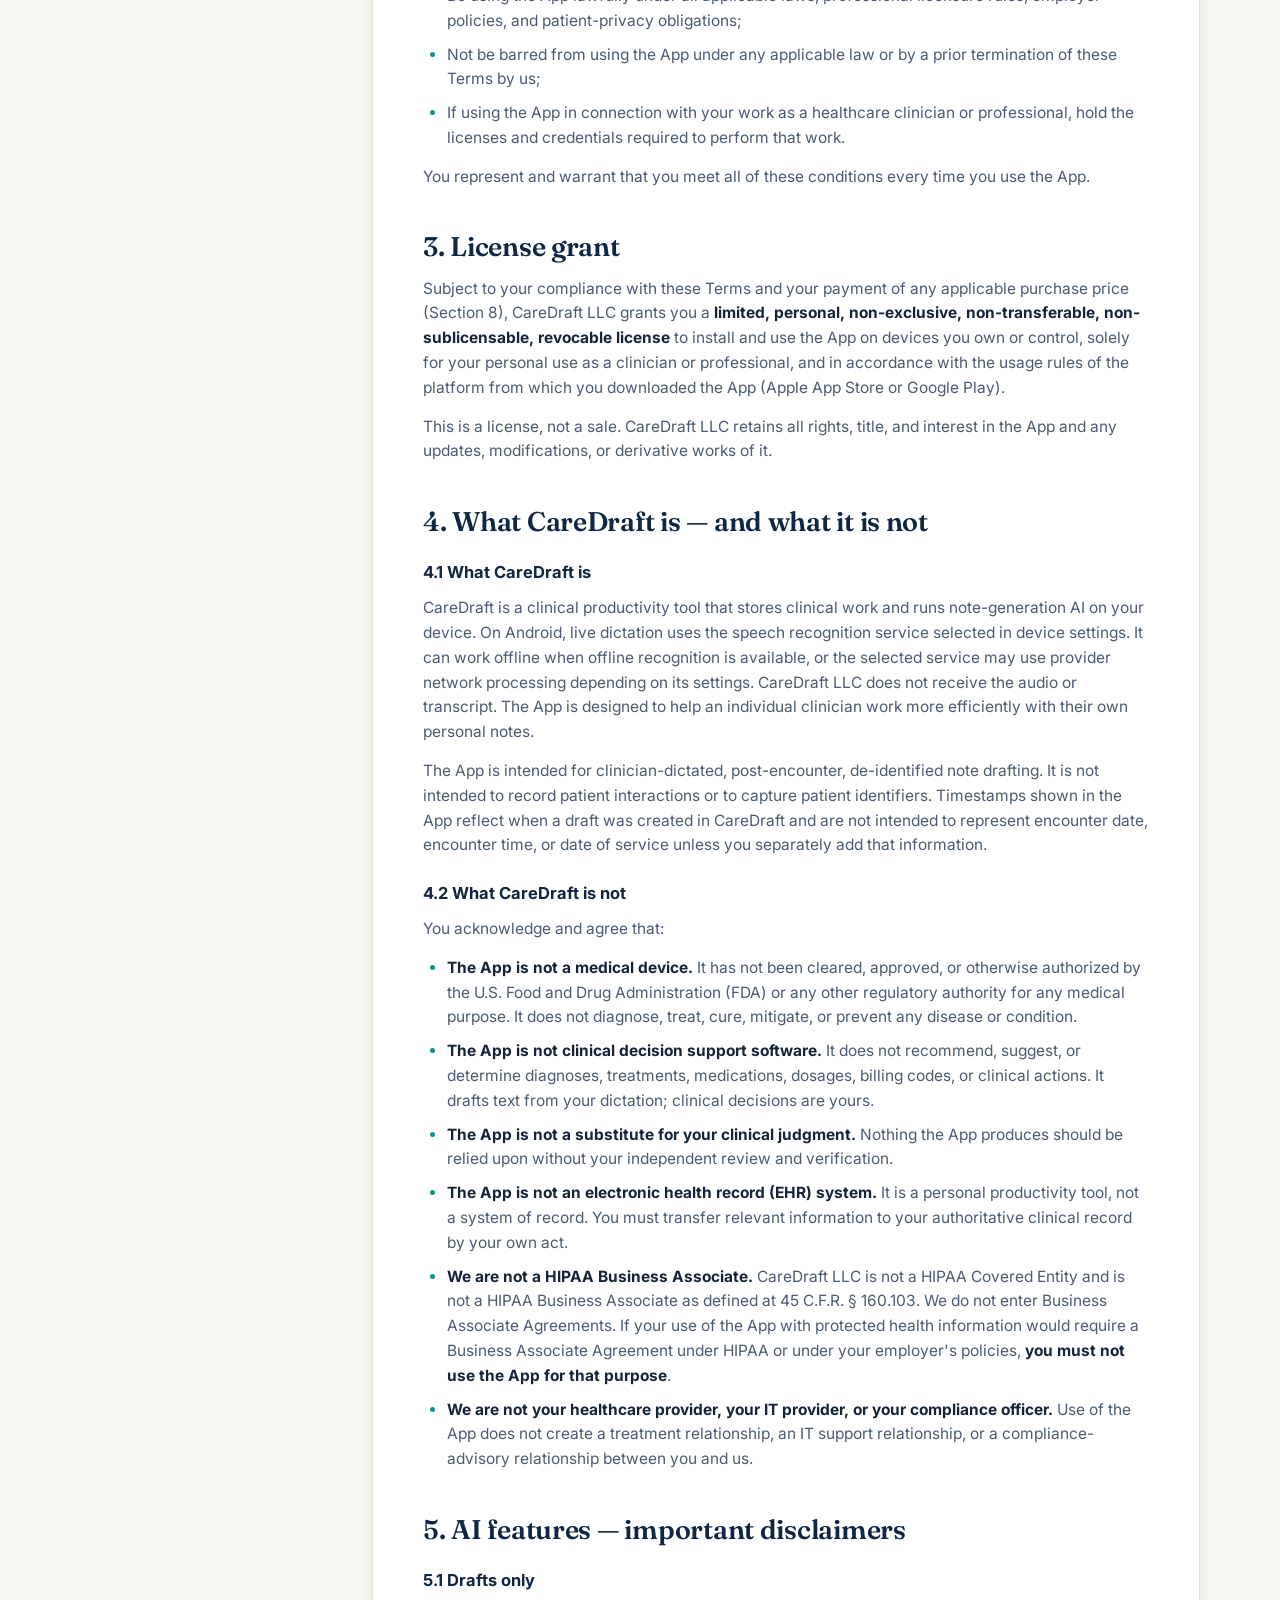
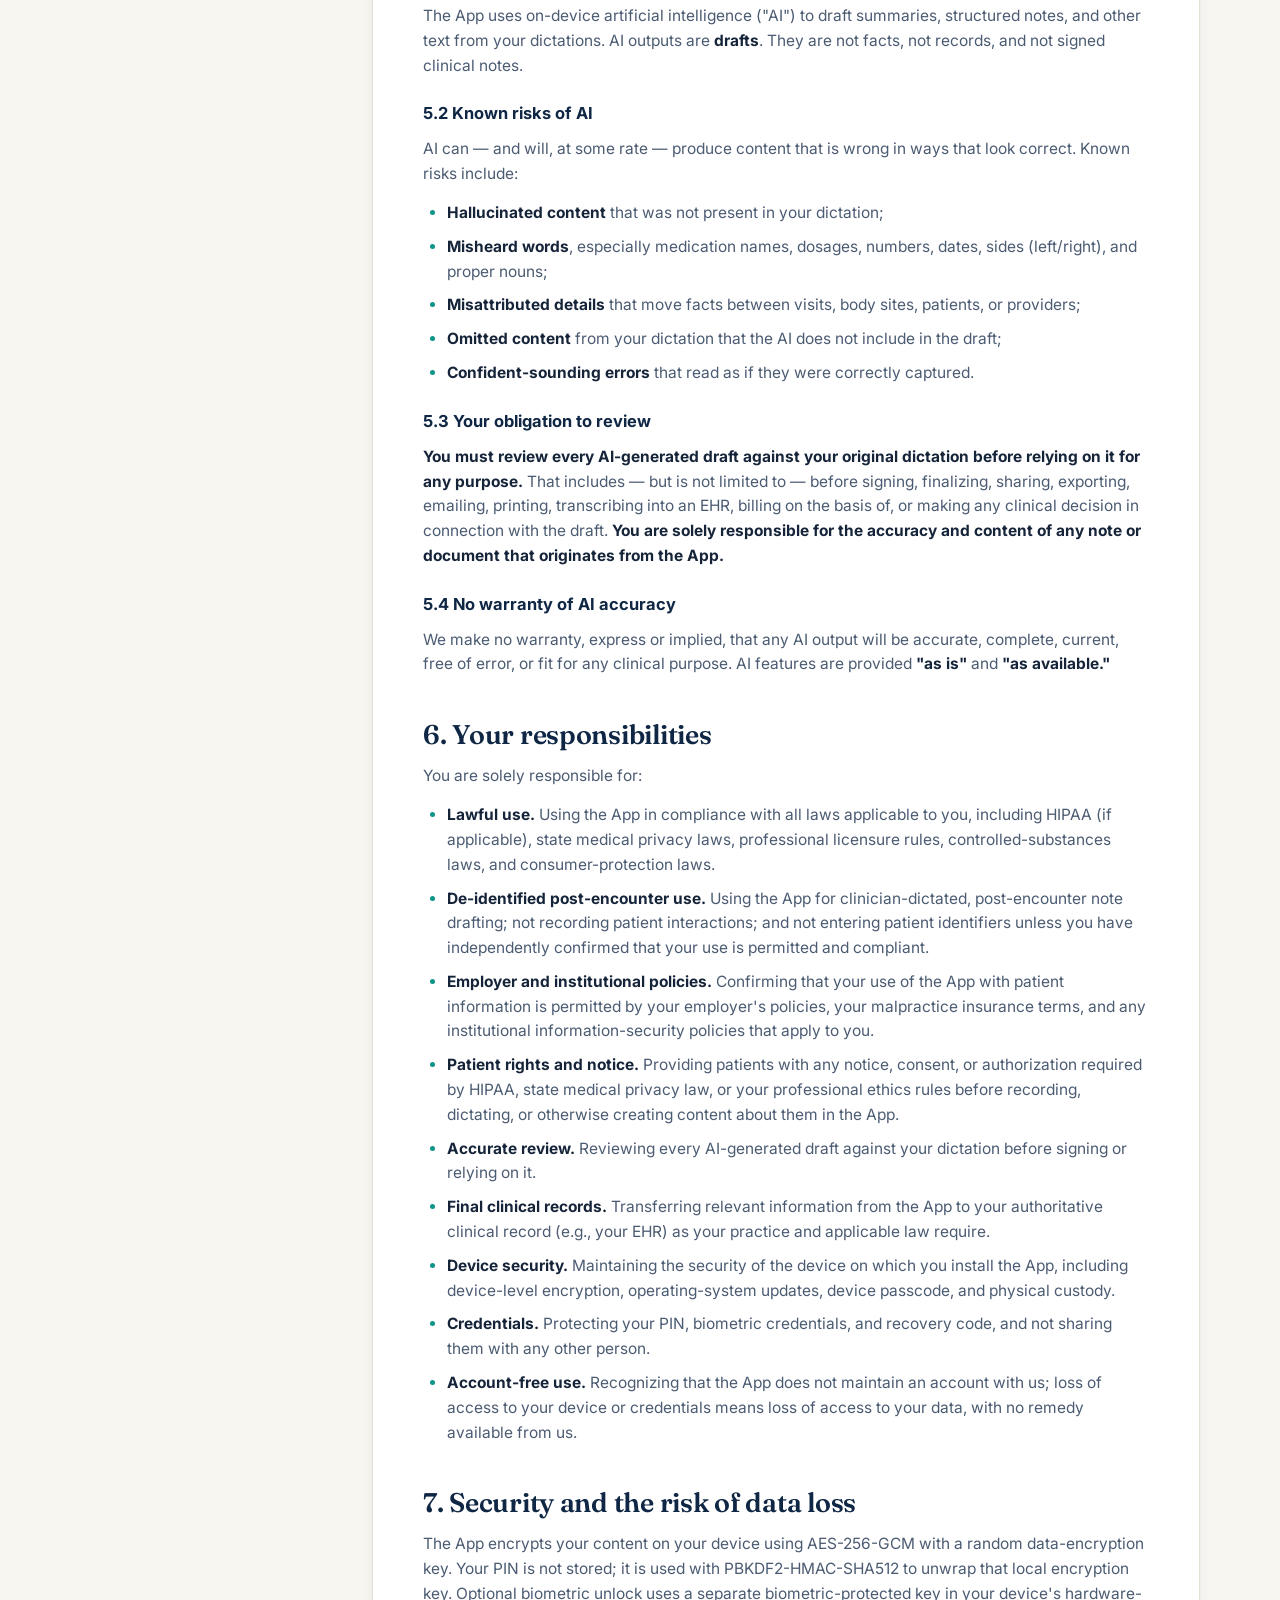
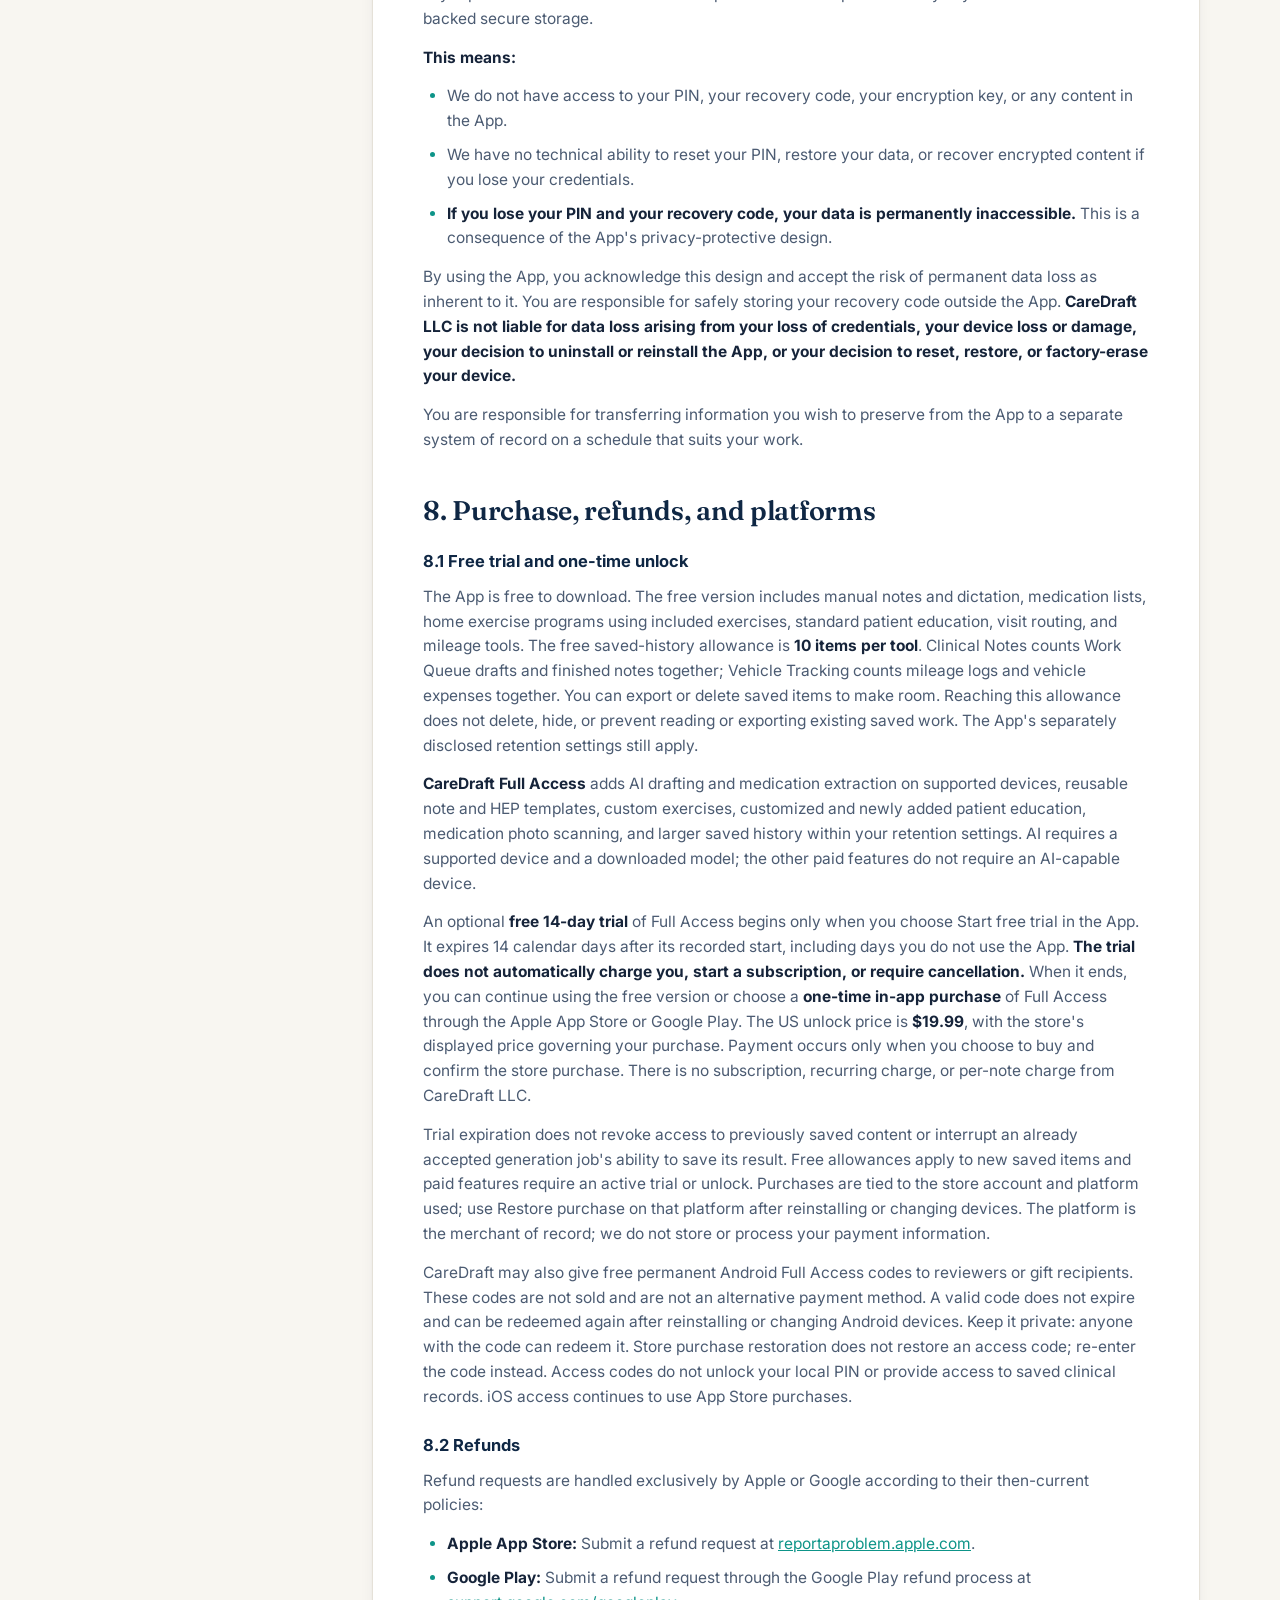
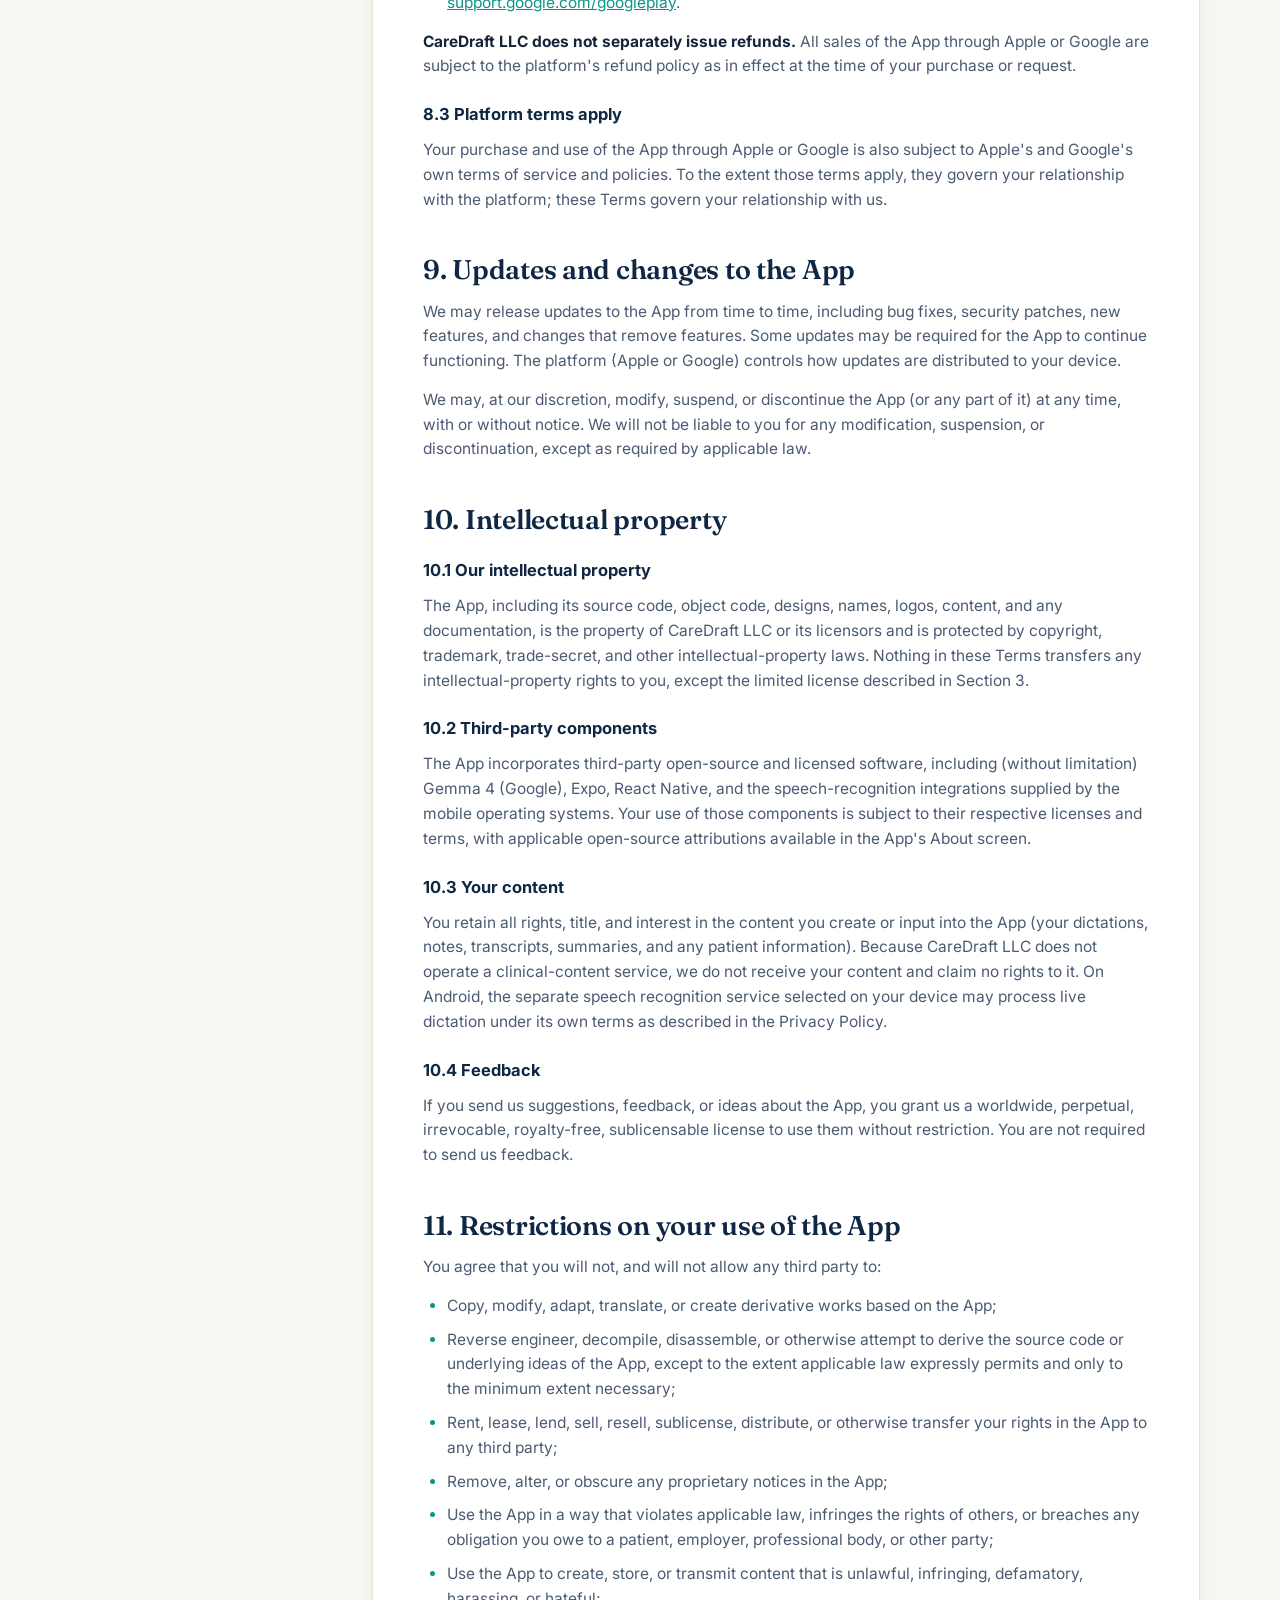
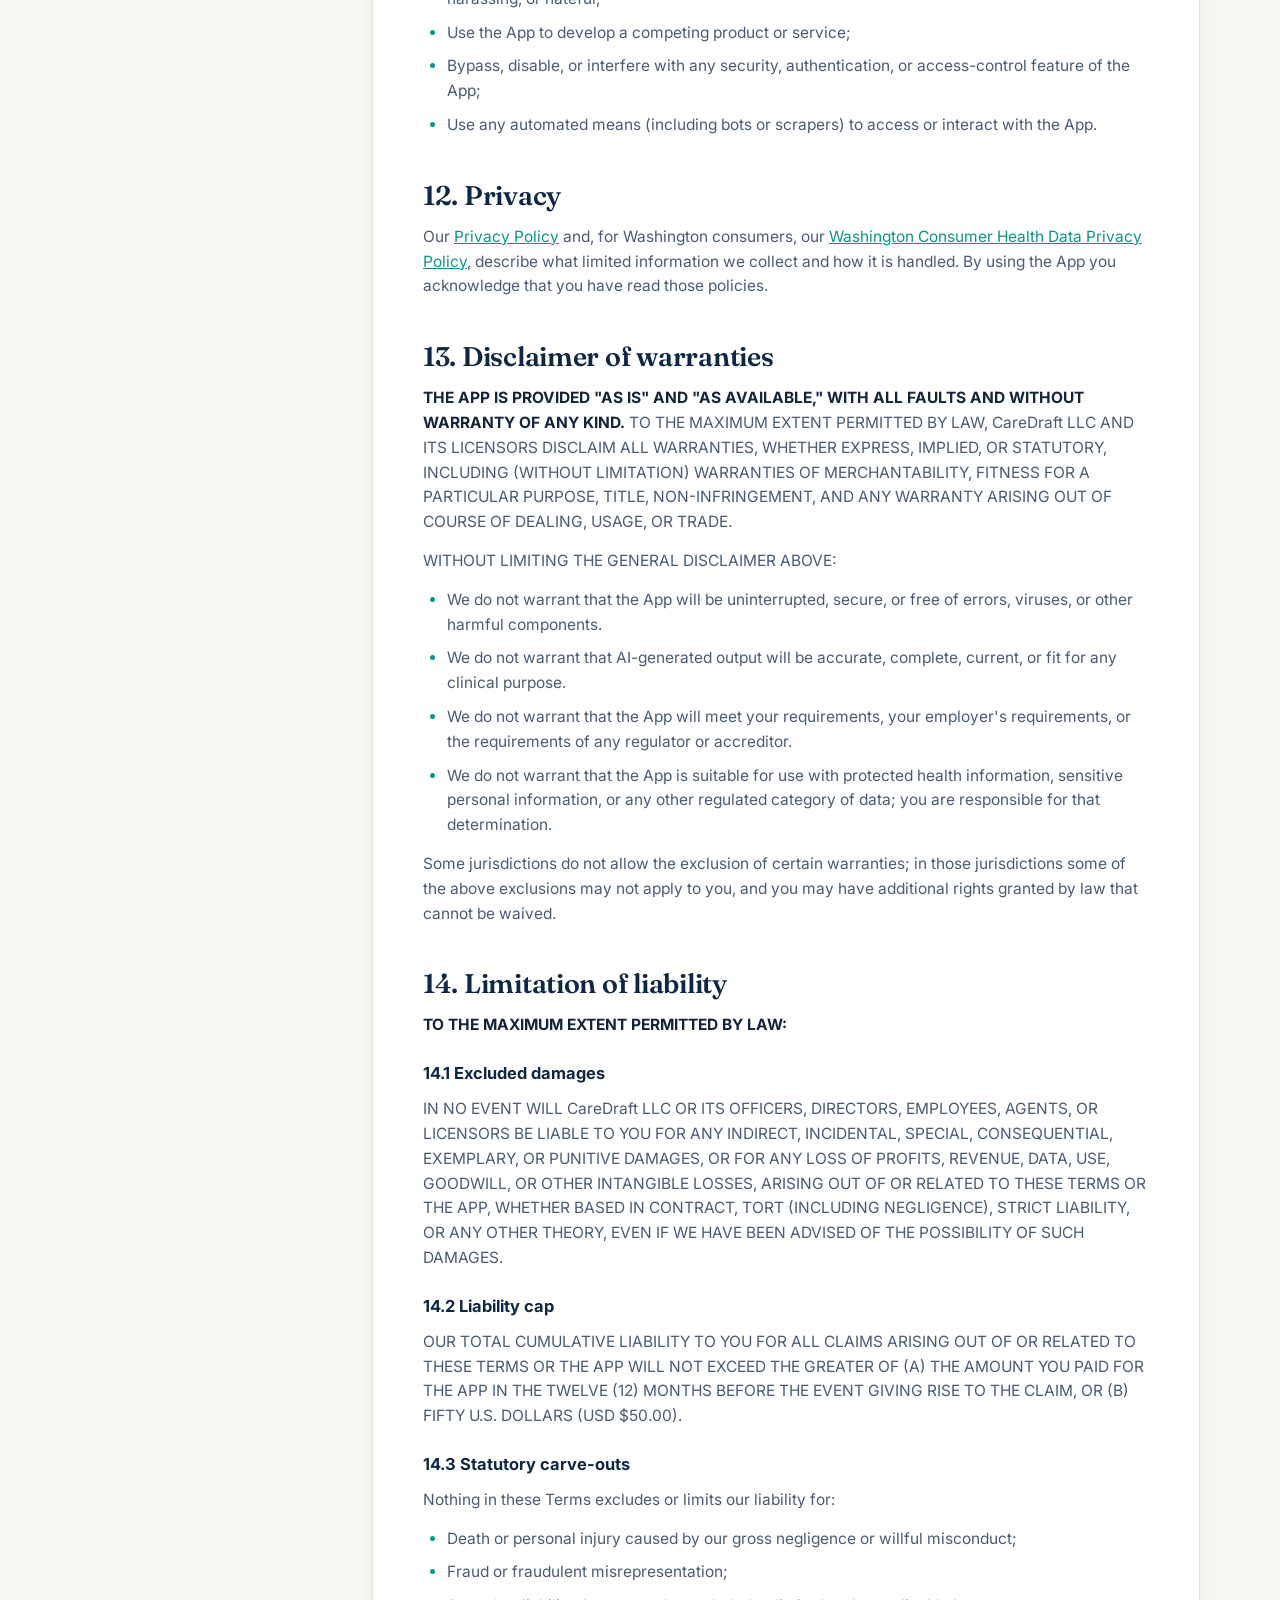
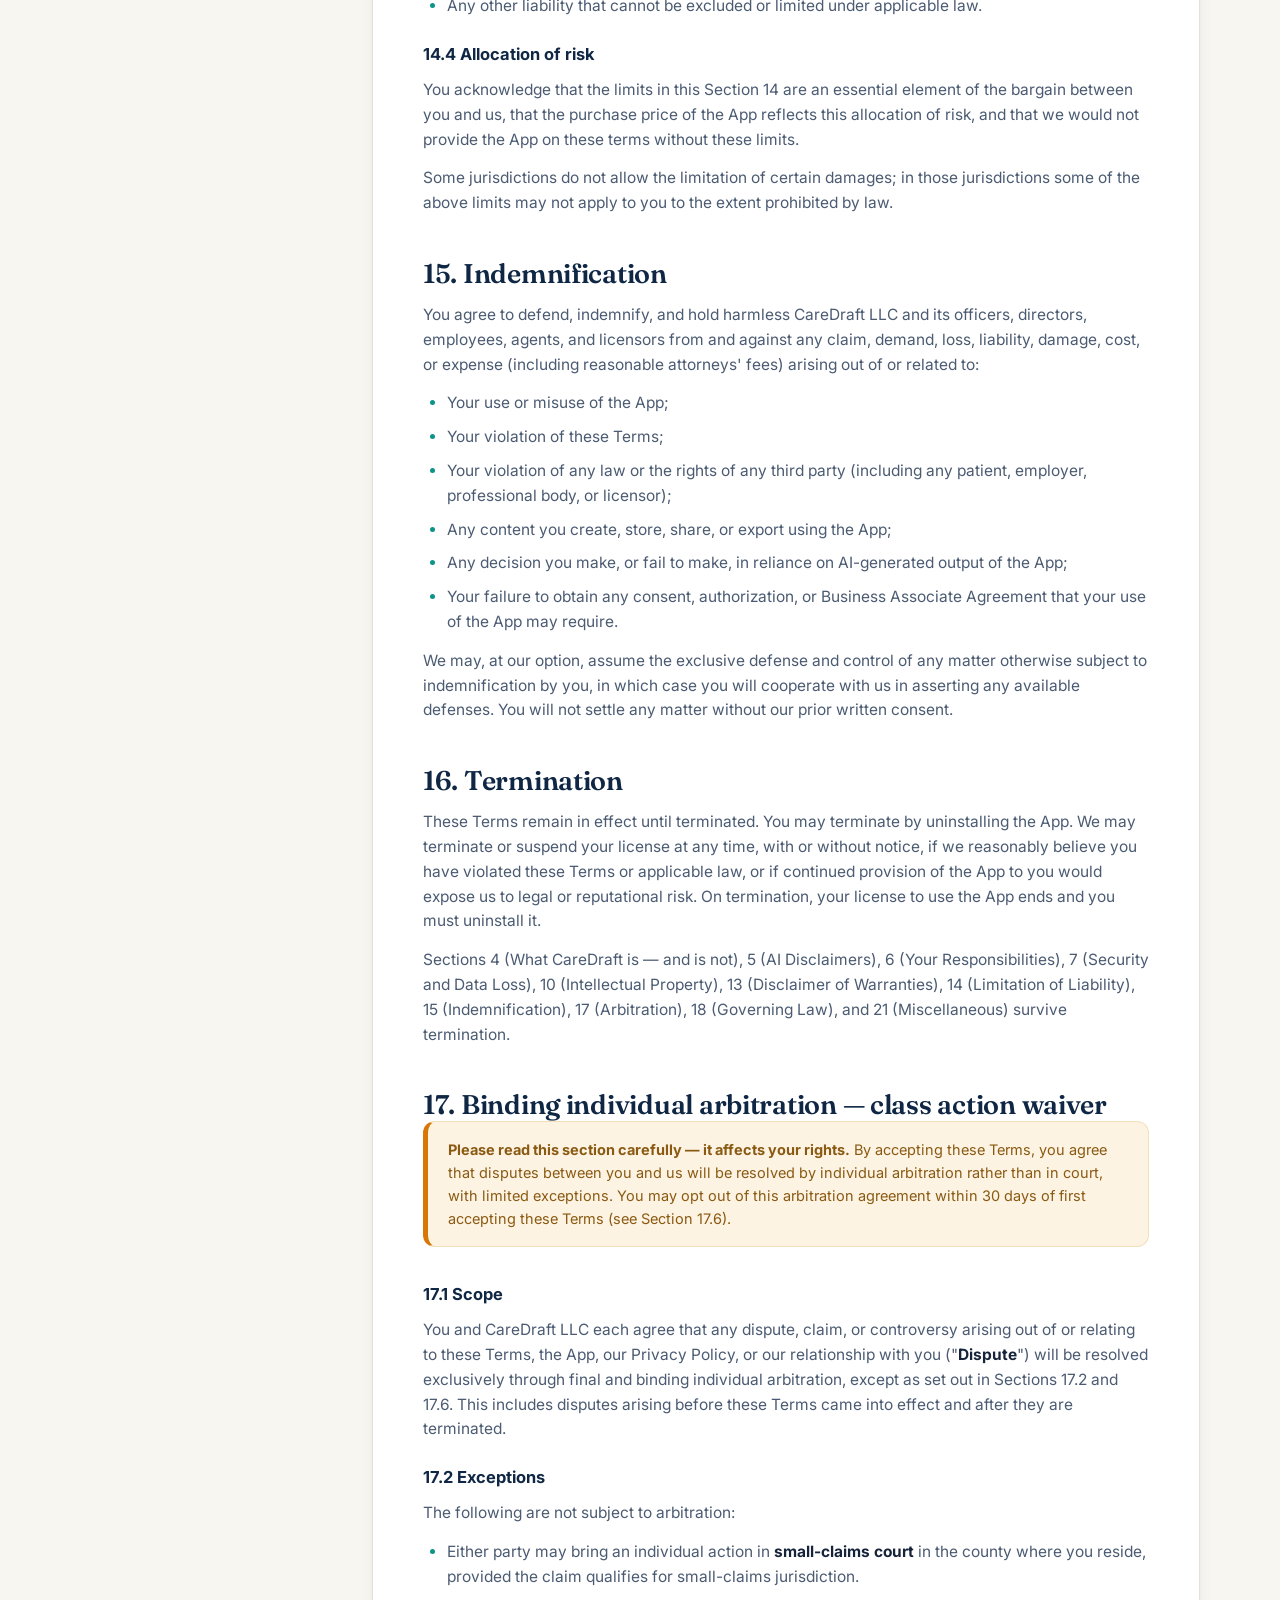
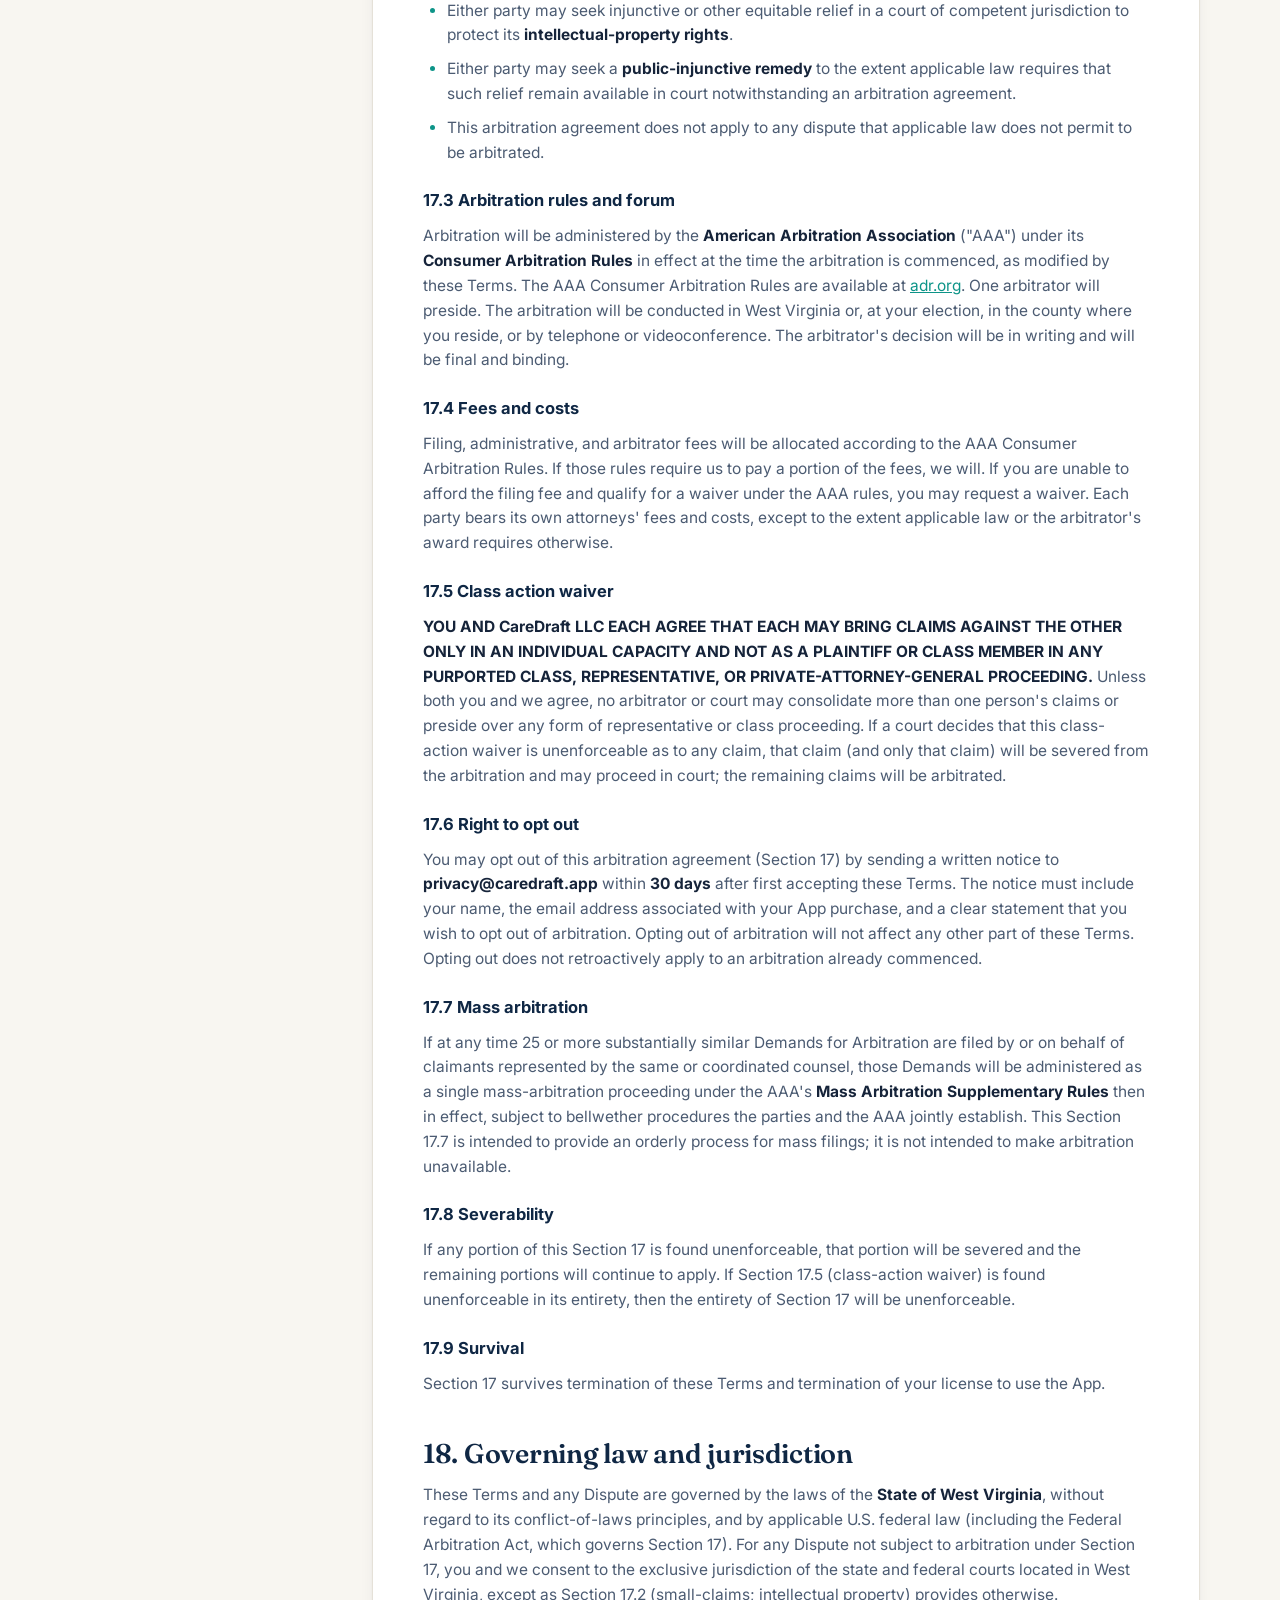
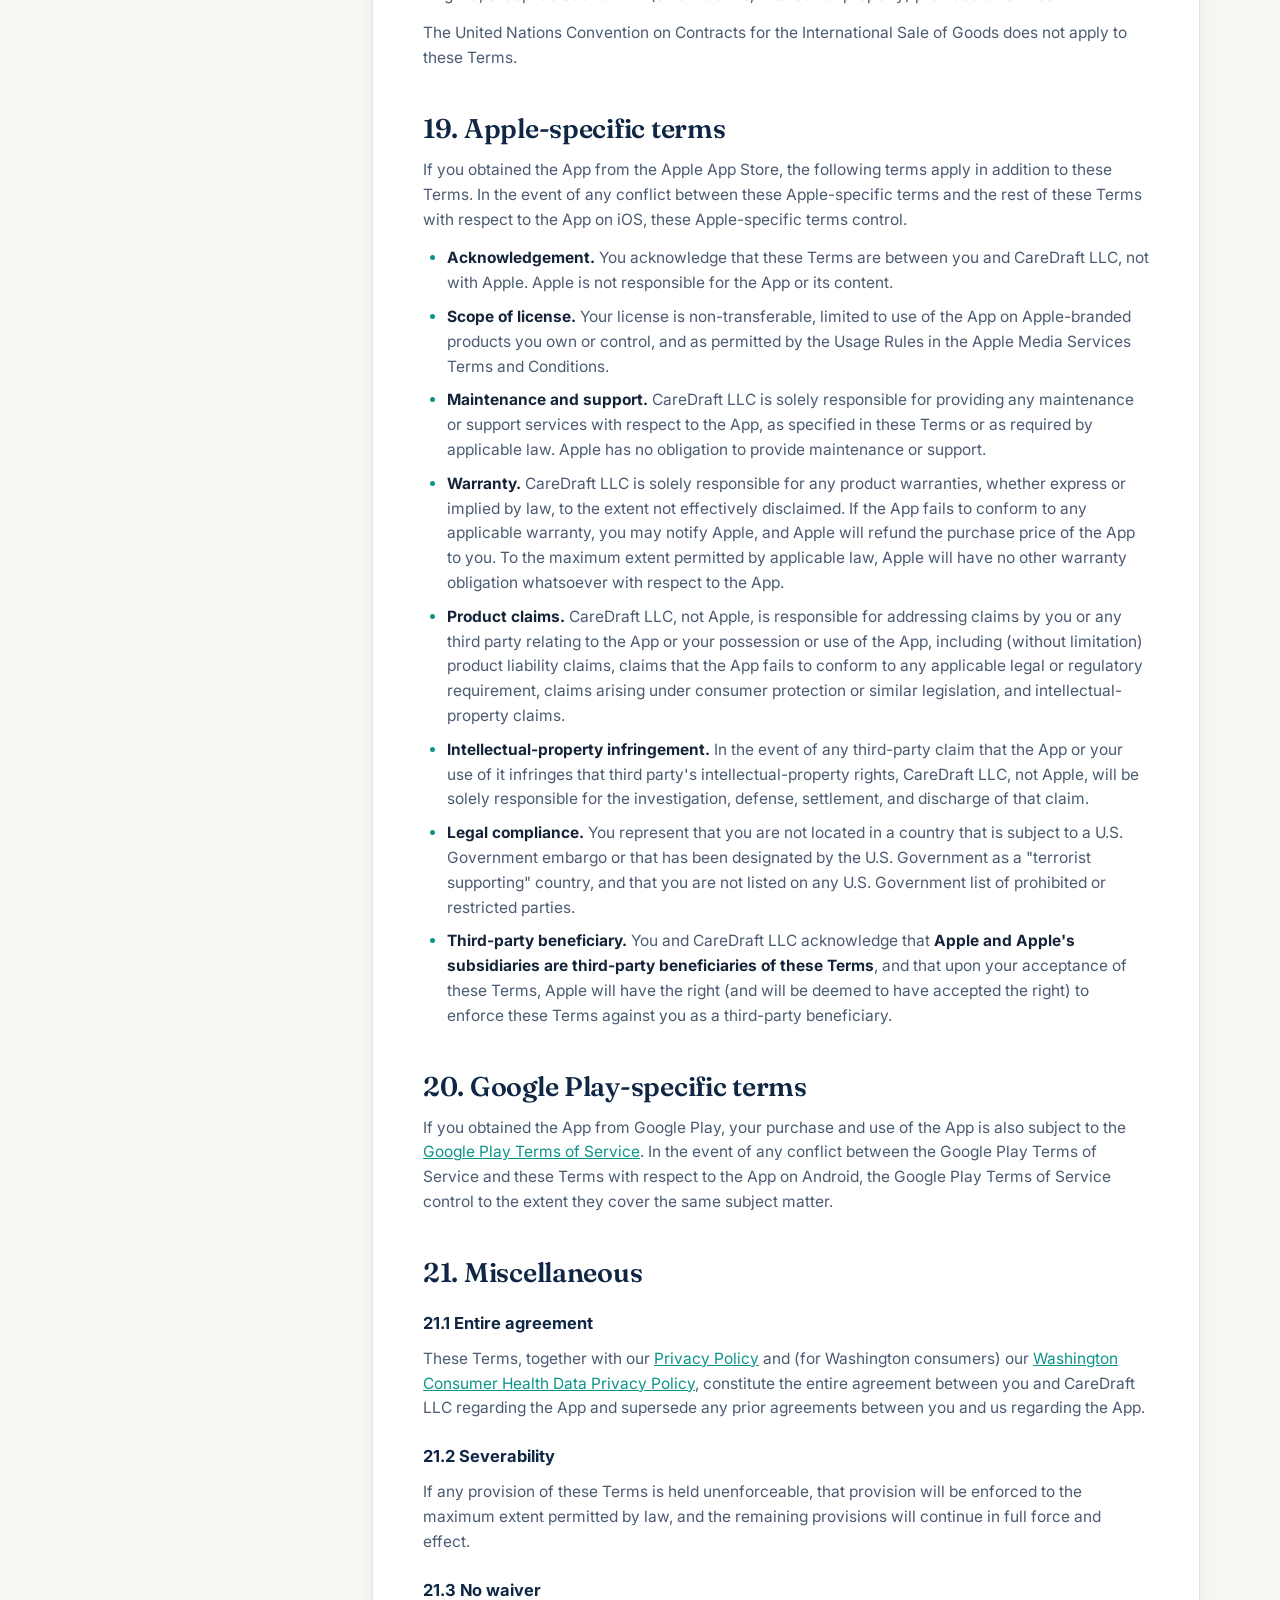
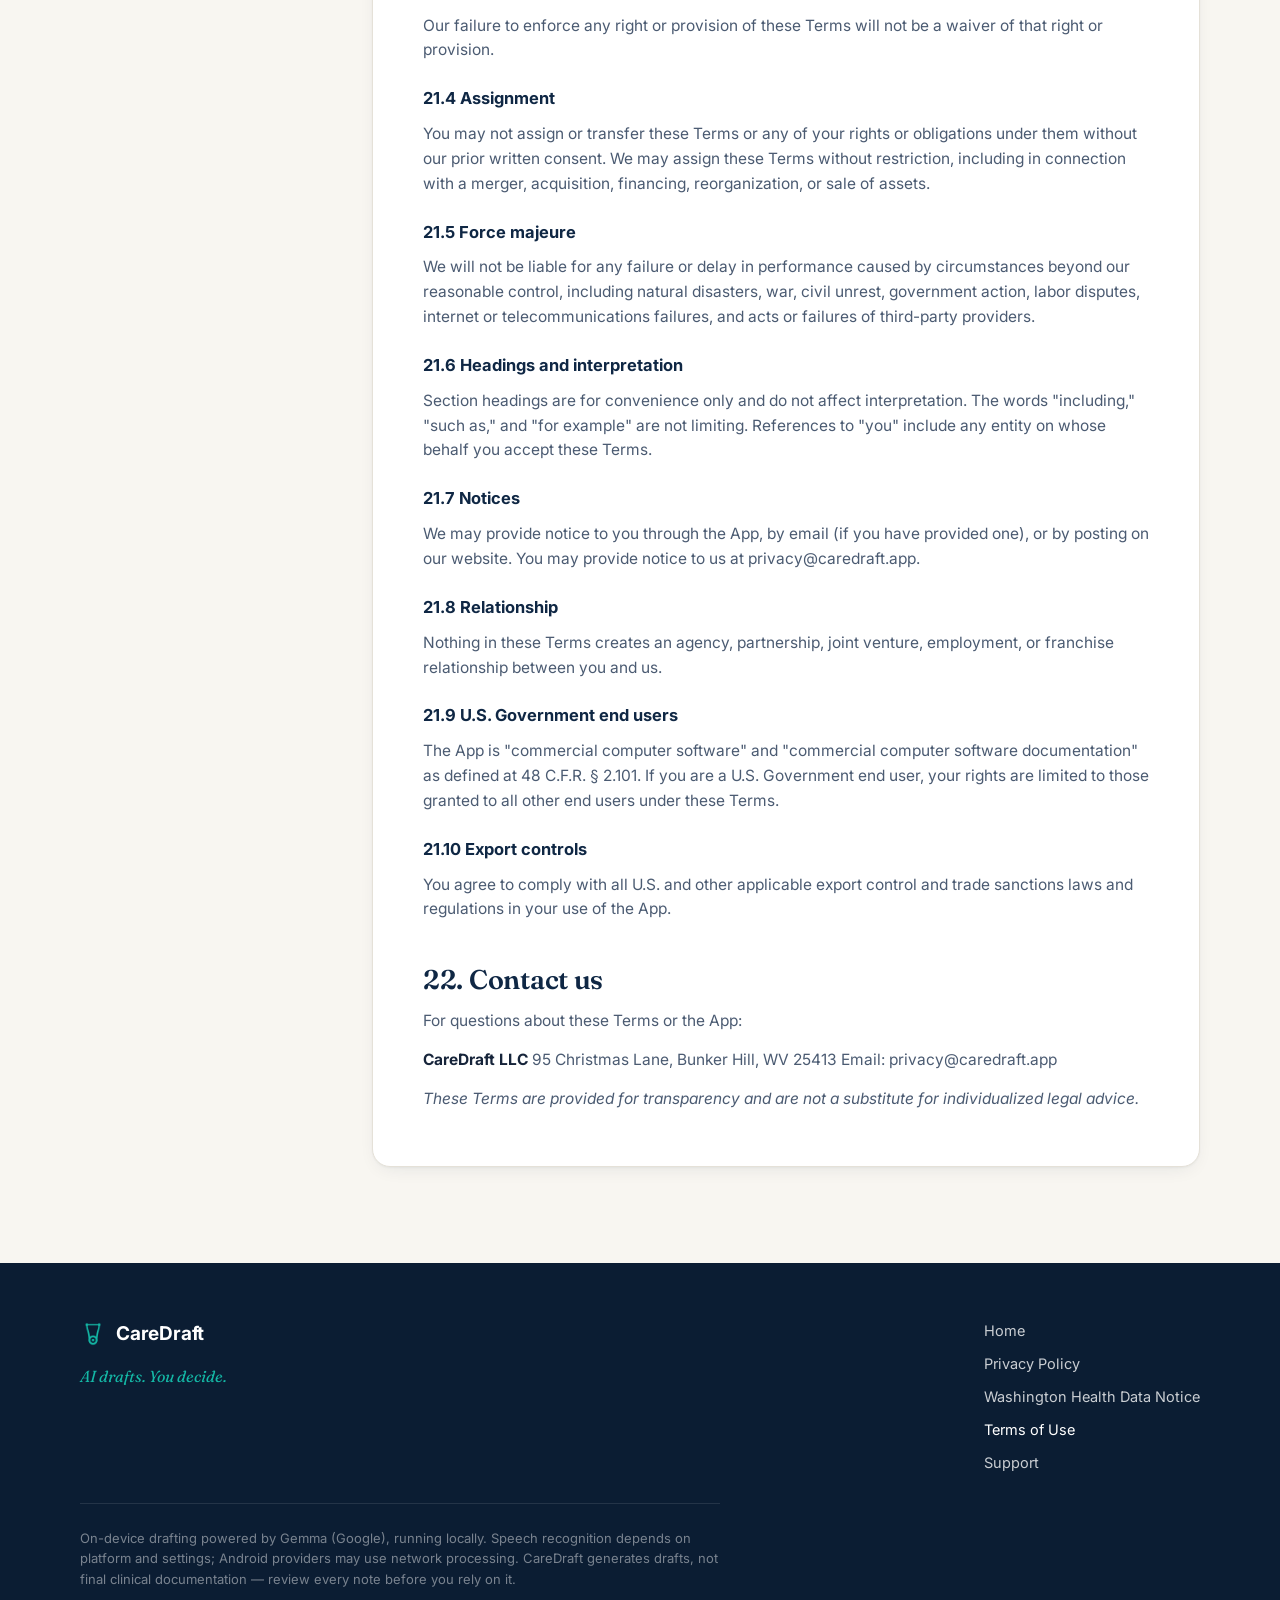
<file: terms/index.html>
<!DOCTYPE html>
<html lang="en">
<head>
  <meta charset="UTF-8">
  <meta name="viewport" content="width=device-width, initial-scale=1.0">
  <title>Terms of Use — CareDraft</title>
  <meta name="description" content="Terms of Use and End User License Agreement (EULA) for CareDraft clinical note drafting application.">

  <link rel="icon" type="image/png" href="../assets/favicon.png">
  <link rel="canonical" href="https://caredraft.app/terms/">

  <link rel="preconnect" href="https://fonts.googleapis.com">
  <link rel="preconnect" href="https://fonts.gstatic.com" crossorigin>
  <link href="https://fonts.googleapis.com/css2?family=Fraunces:opsz,wght@9..144,500;9..144,600&family=Inter:wght@400;500;600;700&display=swap" rel="stylesheet">

  <link rel="stylesheet" href="../styles.css?v=20260612a">

  <script>
    // Redirect old GitHub Pages host to the custom domain.
    (function () {
      var oldHost = 'clesterdpt-lgtm.github.io';
      var oldBase = '/carenote-local-site';
      if (window.location.hostname === oldHost && window.location.pathname.indexOf(oldBase) === 0) {
        var nextPath = window.location.pathname.slice(oldBase.length) || '/';
        window.location.replace('https://caredraft.app' + nextPath + window.location.search + window.location.hash);
      }
    })();
  </script>
</head>
<body>

  <!-- ───────────────────────── Nav ───────────────────────── -->
  <header class="topbar">
    <div class="shell topbar-inner">
      <a class="brand" href="../" aria-label="CareDraft home">
        <img src="../assets/caredraft-login-mark.png" alt="" width="30" height="30">
        <span>CareDraft</span>
      </a>
      <nav class="topnav" aria-label="Primary">
        <a href="../">Home</a>
        <a href="../privacy/">Privacy Policy</a>
        <a href="../privacy/washington/">Washington Notice</a>
      </nav>
      <a class="btn btn-primary btn-sm" href="../#get">Get the app</a>
    </div>
  </header>

  <main>

    <section class="legal-hero">
      <div class="shell">
        <p class="kicker">Legal</p>
        <h1>Terms of Use</h1>
        <div class="legal-meta">
          <span>Effective date <strong>May 28, 2026</strong></span>
          <span>Last updated <strong>October 30, 2026</strong></span>
        </div>
      </div>
    </section>

    <section class="legal-section">
      <div class="shell legal-layout">

        <details class="legal-toc" id="toc" open>
          <summary>On this page</summary>
          <ul>
            <li><a class="active" href="#summary">EULA Summary</a></li>
            <li><a href="#sec-1">1. Acceptance &amp; Parties</a></li>
            <li><a href="#sec-2">2. Eligibility</a></li>
            <li><a href="#sec-3">3. License Grant</a></li>
            <li><a href="#sec-4">4. Scope of App</a></li>
            <li><a href="#sec-5">5. AI Disclaimers</a></li>
            <li><a href="#sec-6">6. Your Responsibilities</a></li>
            <li><a href="#sec-7">7. Security &amp; Data Loss</a></li>
            <li><a href="#sec-8">8. Purchases &amp; Refunds</a></li>
            <li><a href="#sec-9">9. App Updates</a></li>
            <li><a href="#sec-10">10. Intellectual Property</a></li>
            <li><a href="#sec-11">11. Use Restrictions</a></li>
            <li><a href="#sec-12">12. Privacy Policy</a></li>
            <li><a href="#sec-13">13. Disclaimer of Warranties</a></li>
            <li><a href="#sec-14">14. Limitation of Liability</a></li>
            <li><a href="#sec-15">15. Indemnification</a></li>
            <li><a href="#sec-16">16. Termination</a></li>
            <li><a href="#sec-17">17. Arbitration &amp; Waiver</a></li>
            <li><a href="#sec-18">18. Governing Law</a></li>
            <li><a href="#sec-19">19. Apple Terms</a></li>
            <li><a href="#sec-20">20. Google Play Terms</a></li>
            <li><a href="#sec-21">21. Miscellaneous</a></li>
            <li><a href="#sec-22">22. Contact Us</a></li>
          </ul>
        </details>

        <article class="legal-body">
          <section id="summary">
          <h2>Read this first — plain-language summary</h2>
          <p>This is the contract between you and <strong>CareDraft LLC</strong> ("we") for use of the CareDraft app ("the App"). The short version:</p>
          <ul>
          <li><strong>CareDraft is a personal productivity tool for clinicians.</strong> You — not us — are responsible for whether using it is appropriate for your work, your patients, your employer's rules, and the law that applies to you.</li>
          <li><strong>CareDraft is intended for post-encounter, de-identified clinician dictation.</strong> Do not record patient interactions or enter patient identifiers. Timestamps reflect draft creation in CareDraft, not encounter date/time or date of service.</li>
          <li><strong>We are not a HIPAA Business Associate.</strong> We do not sign Business Associate Agreements. Do not use the App with patient information unless you have confirmed that you are permitted to do so.</li>
          <li><strong>The App's AI generates drafts. They can be wrong.</strong> You must review every detail before signing, sharing, or relying on any AI-generated content.</li>
          <li><strong>Everything you create is encrypted on your device with your PIN.</strong> If you lose your PIN and your recovery code, your data is permanently gone. We cannot recover it.</li>
          <li><strong>You agree to resolve disputes by individual arbitration, not in court, and not as part of a class action</strong> — with carve-outs for small-claims court and intellectual property disputes. You may opt out of arbitration within 30 days of first accepting these Terms (see Section 17).</li>
          </ul>
          <p>The full text below governs your use of the App. <strong>By installing or using the App, you accept these Terms.</strong></p>
          </section>
          <section id="sec-1">
          <h2>1. Acceptance and parties</h2>
          <p>These Terms of Use ("<strong>Terms</strong>") form a binding agreement between you and <strong>CareDraft LLC</strong>, located at 95 Christmas Lane, Bunker Hill, WV 25413 ("<strong>we</strong>," "<strong>us</strong>," "<strong>our</strong>"). They govern your access to and use of the CareDraft mobile application and any related services we provide (collectively, the "<strong>App</strong>").</p>
          <p>By tapping "I agree," installing the App, or otherwise using the App, you acknowledge that you have read, understood, and agree to be bound by these Terms and our <a href="../privacy/">Privacy Policy</a>. If you do not agree, do not install or use the App.</p>
          <p>We may update these Terms from time to time. We will indicate the date of the most recent revision at the top of this document. If we make material changes, we will provide additional notice through the App. Your continued use of the App after a change becomes effective constitutes your acceptance of the updated Terms.</p>
          </section>
          <section id="sec-2">
          <h2>2. Eligibility</h2>
          <p>To use the App, you must:</p>
          <ul>
          <li>Be at least <strong>18 years old</strong> and capable of forming a binding contract under the laws of your jurisdiction;</li>
          <li>Be using the App lawfully under all applicable laws, professional licensure rules, employer policies, and patient-privacy obligations;</li>
          <li>Not be barred from using the App under any applicable law or by a prior termination of these Terms by us;</li>
          <li>If using the App in connection with your work as a healthcare clinician or professional, hold the licenses and credentials required to perform that work.</li>
          </ul>
          <p>You represent and warrant that you meet all of these conditions every time you use the App.</p>
          </section>
          <section id="sec-3">
          <h2>3. License grant</h2>
          <p>Subject to your compliance with these Terms and your payment of any applicable purchase price (Section 8), CareDraft LLC grants you a <strong>limited, personal, non-exclusive, non-transferable, non-sublicensable, revocable license</strong> to install and use the App on devices you own or control, solely for your personal use as a clinician or professional, and in accordance with the usage rules of the platform from which you downloaded the App (Apple App Store or Google Play).</p>
          <p>This is a license, not a sale. CareDraft LLC retains all rights, title, and interest in the App and any updates, modifications, or derivative works of it.</p>
          </section>
          <section id="sec-4">
          <h2>4. What CareDraft is — and what it is not</h2>
          <h3>4.1 What CareDraft is</h3>
          <p>CareDraft is a clinical productivity tool that stores clinical work and runs note-generation AI on your device. On Android, live dictation uses the speech recognition service selected in device settings. It can work offline when offline recognition is available, or the selected service may use provider network processing depending on its settings. CareDraft LLC does not receive the audio or transcript. The App is designed to help an individual clinician work more efficiently with their own personal notes.</p>
          <p>The App is intended for clinician-dictated, post-encounter, de-identified note drafting. It is not intended to record patient interactions or to capture patient identifiers. Timestamps shown in the App reflect when a draft was created in CareDraft and are not intended to represent encounter date, encounter time, or date of service unless you separately add that information.</p>
          <h3>4.2 What CareDraft is <strong>not</strong></h3>
          <p>You acknowledge and agree that:</p>
          <ul>
          <li><strong>The App is not a medical device.</strong> It has not been cleared, approved, or otherwise authorized by the U.S. Food and Drug Administration (FDA) or any other regulatory authority for any medical purpose. It does not diagnose, treat, cure, mitigate, or prevent any disease or condition.</li>
          <li><strong>The App is not clinical decision support software.</strong> It does not recommend, suggest, or determine diagnoses, treatments, medications, dosages, billing codes, or clinical actions. It drafts text from your dictation; clinical decisions are yours.</li>
          <li><strong>The App is not a substitute for your clinical judgment.</strong> Nothing the App produces should be relied upon without your independent review and verification.</li>
          <li><strong>The App is not an electronic health record (EHR) system.</strong> It is a personal productivity tool, not a system of record. You must transfer relevant information to your authoritative clinical record by your own act.</li>
          <li><strong>We are not a HIPAA Business Associate.</strong> CareDraft LLC is not a HIPAA Covered Entity and is not a HIPAA Business Associate as defined at 45 C.F.R. § 160.103. We do not enter Business Associate Agreements. If your use of the App with protected health information would require a Business Associate Agreement under HIPAA or under your employer's policies, <strong>you must not use the App for that purpose</strong>.</li>
          <li><strong>We are not your healthcare provider, your IT provider, or your compliance officer.</strong> Use of the App does not create a treatment relationship, an IT support relationship, or a compliance-advisory relationship between you and us.</li>
          </ul>
          </section>
          <section id="sec-5">
          <h2>5. AI features — important disclaimers</h2>
          <h3>5.1 Drafts only</h3>
          <p>The App uses on-device artificial intelligence ("AI") to draft summaries, structured notes, and other text from your dictations. AI outputs are <strong>drafts</strong>. They are not facts, not records, and not signed clinical notes.</p>
          <h3>5.2 Known risks of AI</h3>
          <p>AI can — and will, at some rate — produce content that is wrong in ways that look correct. Known risks include:</p>
          <ul>
          <li><strong>Hallucinated content</strong> that was not present in your dictation;</li>
          <li><strong>Misheard words</strong>, especially medication names, dosages, numbers, dates, sides (left/right), and proper nouns;</li>
          <li><strong>Misattributed details</strong> that move facts between visits, body sites, patients, or providers;</li>
          <li><strong>Omitted content</strong> from your dictation that the AI does not include in the draft;</li>
          <li><strong>Confident-sounding errors</strong> that read as if they were correctly captured.</li>
          </ul>
          <h3>5.3 Your obligation to review</h3>
          <p><strong>You must review every AI-generated draft against your original dictation before relying on it for any purpose.</strong> That includes — but is not limited to — before signing, finalizing, sharing, exporting, emailing, printing, transcribing into an EHR, billing on the basis of, or making any clinical decision in connection with the draft. <strong>You are solely responsible for the accuracy and content of any note or document that originates from the App.</strong></p>
          <h3>5.4 No warranty of AI accuracy</h3>
          <p>We make no warranty, express or implied, that any AI output will be accurate, complete, current, free of error, or fit for any clinical purpose. AI features are provided <strong>"as is"</strong> and <strong>"as available."</strong></p>
          </section>
          <section id="sec-6">
          <h2>6. Your responsibilities</h2>
          <p>You are solely responsible for:</p>
          <ul>
          <li><strong>Lawful use.</strong> Using the App in compliance with all laws applicable to you, including HIPAA (if applicable), state medical privacy laws, professional licensure rules, controlled-substances laws, and consumer-protection laws.</li>
          <li><strong>De-identified post-encounter use.</strong> Using the App for clinician-dictated, post-encounter note drafting; not recording patient interactions; and not entering patient identifiers unless you have independently confirmed that your use is permitted and compliant.</li>
          <li><strong>Employer and institutional policies.</strong> Confirming that your use of the App with patient information is permitted by your employer's policies, your malpractice insurance terms, and any institutional information-security policies that apply to you.</li>
          <li><strong>Patient rights and notice.</strong> Providing patients with any notice, consent, or authorization required by HIPAA, state medical privacy law, or your professional ethics rules before recording, dictating, or otherwise creating content about them in the App.</li>
          <li><strong>Accurate review.</strong> Reviewing every AI-generated draft against your dictation before signing or relying on it.</li>
          <li><strong>Final clinical records.</strong> Transferring relevant information from the App to your authoritative clinical record (e.g., your EHR) as your practice and applicable law require.</li>
          <li><strong>Device security.</strong> Maintaining the security of the device on which you install the App, including device-level encryption, operating-system updates, device passcode, and physical custody.</li>
          <li><strong>Credentials.</strong> Protecting your PIN, biometric credentials, and recovery code, and not sharing them with any other person.</li>
          <li><strong>Account-free use.</strong> Recognizing that the App does not maintain an account with us; loss of access to your device or credentials means loss of access to your data, with no remedy available from us.</li>
          </ul>
          </section>
          <section id="sec-7">
          <h2>7. Security and the risk of data loss</h2>
          <p>The App encrypts your content on your device using AES-256-GCM with a random data-encryption key. Your PIN is not stored; it is used with PBKDF2-HMAC-SHA512 to unwrap that local encryption key. Optional biometric unlock uses a separate biometric-protected key in your device's hardware-backed secure storage.</p>
          <p><strong>This means:</strong></p>
          <ul>
          <li>We do not have access to your PIN, your recovery code, your encryption key, or any content in the App.</li>
          <li>We have no technical ability to reset your PIN, restore your data, or recover encrypted content if you lose your credentials.</li>
          <li><strong>If you lose your PIN and your recovery code, your data is permanently inaccessible.</strong> This is a consequence of the App's privacy-protective design.</li>
          </ul>
          <p>By using the App, you acknowledge this design and accept the risk of permanent data loss as inherent to it. You are responsible for safely storing your recovery code outside the App. <strong>CareDraft LLC is not liable for data loss arising from your loss of credentials, your device loss or damage, your decision to uninstall or reinstall the App, or your decision to reset, restore, or factory-erase your device.</strong></p>
          <p>You are responsible for transferring information you wish to preserve from the App to a separate system of record on a schedule that suits your work.</p>
          </section>
          <section id="sec-8">
          <h2>8. Purchase, refunds, and platforms</h2>
          <h3>8.1 Free trial and one-time unlock</h3>
          <p>The App is free to download. The free version includes manual notes and dictation, medication lists, home exercise programs using included exercises, standard patient education, visit routing, and mileage tools. The free saved-history allowance is <strong>10 items per tool</strong>. Clinical Notes counts Work Queue drafts and finished notes together; Vehicle Tracking counts mileage logs and vehicle expenses together. You can export or delete saved items to make room. Reaching this allowance does not delete, hide, or prevent reading or exporting existing saved work. The App's separately disclosed retention settings still apply.</p>
          <p><strong>CareDraft Full Access</strong> adds AI drafting and medication extraction on supported devices, reusable note and HEP templates, custom exercises, customized and newly added patient education, medication photo scanning, and larger saved history within your retention settings. AI requires a supported device and a downloaded model; the other paid features do not require an AI-capable device.</p>
          <p>An optional <strong>free 14-day trial</strong> of Full Access begins only when you choose Start free trial in the App. It expires 14 calendar days after its recorded start, including days you do not use the App. <strong>The trial does not automatically charge you, start a subscription, or require cancellation.</strong> When it ends, you can continue using the free version or choose a <strong>one-time in-app purchase</strong> of Full Access through the Apple App Store or Google Play. The US unlock price is <strong>$19.99</strong>, with the store's displayed price governing your purchase. Payment occurs only when you choose to buy and confirm the store purchase. There is no subscription, recurring charge, or per-note charge from CareDraft LLC.</p>
          <p>Trial expiration does not revoke access to previously saved content or interrupt an already accepted generation job's ability to save its result. Free allowances apply to new saved items and paid features require an active trial or unlock. Purchases are tied to the store account and platform used; use Restore purchase on that platform after reinstalling or changing devices. The platform is the merchant of record; we do not store or process your payment information.</p>
          <p>CareDraft may also give free permanent Android Full Access codes to reviewers or gift recipients. These codes are not sold and are not an alternative payment method. A valid code does not expire and can be redeemed again after reinstalling or changing Android devices. Keep it private: anyone with the code can redeem it. Store purchase restoration does not restore an access code; re-enter the code instead. Access codes do not unlock your local PIN or provide access to saved clinical records. iOS access continues to use App Store purchases.</p>
          <h3>8.2 Refunds</h3>
          <p>Refund requests are handled exclusively by Apple or Google according to their then-current policies:</p>
          <ul>
          <li><strong>Apple App Store:</strong> Submit a refund request at <a href="https://reportaproblem.apple.com">reportaproblem.apple.com</a>.</li>
          <li><strong>Google Play:</strong> Submit a refund request through the Google Play refund process at <a href="https://support.google.com/googleplay">support.google.com/googleplay</a>.</li>
          </ul>
          <p><strong>CareDraft LLC does not separately issue refunds.</strong> All sales of the App through Apple or Google are subject to the platform's refund policy as in effect at the time of your purchase or request.</p>
          <h3>8.3 Platform terms apply</h3>
          <p>Your purchase and use of the App through Apple or Google is also subject to Apple's and Google's own terms of service and policies. To the extent those terms apply, they govern your relationship with the platform; these Terms govern your relationship with us.</p>
          </section>
          <section id="sec-9">
          <h2>9. Updates and changes to the App</h2>
          <p>We may release updates to the App from time to time, including bug fixes, security patches, new features, and changes that remove features. Some updates may be required for the App to continue functioning. The platform (Apple or Google) controls how updates are distributed to your device.</p>
          <p>We may, at our discretion, modify, suspend, or discontinue the App (or any part of it) at any time, with or without notice. We will not be liable to you for any modification, suspension, or discontinuation, except as required by applicable law.</p>
          </section>
          <section id="sec-10">
          <h2>10. Intellectual property</h2>
          <h3>10.1 Our intellectual property</h3>
          <p>The App, including its source code, object code, designs, names, logos, content, and any documentation, is the property of CareDraft LLC or its licensors and is protected by copyright, trademark, trade-secret, and other intellectual-property laws. Nothing in these Terms transfers any intellectual-property rights to you, except the limited license described in Section 3.</p>
          <h3>10.2 Third-party components</h3>
          <p>The App incorporates third-party open-source and licensed software, including (without limitation) Gemma 4 (Google), Expo, React Native, and the speech-recognition integrations supplied by the mobile operating systems. Your use of those components is subject to their respective licenses and terms, with applicable open-source attributions available in the App's About screen.</p>
          <h3>10.3 Your content</h3>
          <p>You retain all rights, title, and interest in the content you create or input into the App (your dictations, notes, transcripts, summaries, and any patient information). Because CareDraft LLC does not operate a clinical-content service, we do not receive your content and claim no rights to it. On Android, the separate speech recognition service selected on your device may process live dictation under its own terms as described in the Privacy Policy.</p>
          <h3>10.4 Feedback</h3>
          <p>If you send us suggestions, feedback, or ideas about the App, you grant us a worldwide, perpetual, irrevocable, royalty-free, sublicensable license to use them without restriction. You are not required to send us feedback.</p>
          </section>
          <section id="sec-11">
          <h2>11. Restrictions on your use of the App</h2>
          <p>You agree that you will not, and will not allow any third party to:</p>
          <ul>
          <li>Copy, modify, adapt, translate, or create derivative works based on the App;</li>
          <li>Reverse engineer, decompile, disassemble, or otherwise attempt to derive the source code or underlying ideas of the App, except to the extent applicable law expressly permits and only to the minimum extent necessary;</li>
          <li>Rent, lease, lend, sell, resell, sublicense, distribute, or otherwise transfer your rights in the App to any third party;</li>
          <li>Remove, alter, or obscure any proprietary notices in the App;</li>
          <li>Use the App in a way that violates applicable law, infringes the rights of others, or breaches any obligation you owe to a patient, employer, professional body, or other party;</li>
          <li>Use the App to create, store, or transmit content that is unlawful, infringing, defamatory, harassing, or hateful;</li>
          <li>Use the App to develop a competing product or service;</li>
          <li>Bypass, disable, or interfere with any security, authentication, or access-control feature of the App;</li>
          <li>Use any automated means (including bots or scrapers) to access or interact with the App.</li>
          </ul>
          </section>
          <section id="sec-12">
          <h2>12. Privacy</h2>
          <p>Our <a href="../privacy/">Privacy Policy</a> and, for Washington consumers, our <a href="../privacy/washington/">Washington Consumer Health Data Privacy Policy</a>, describe what limited information we collect and how it is handled. By using the App you acknowledge that you have read those policies.</p>
          </section>
          <section id="sec-13">
          <h2>13. Disclaimer of warranties</h2>
          <p><strong>THE APP IS PROVIDED "AS IS" AND "AS AVAILABLE," WITH ALL FAULTS AND WITHOUT WARRANTY OF ANY KIND.</strong> TO THE MAXIMUM EXTENT PERMITTED BY LAW, CareDraft LLC AND ITS LICENSORS DISCLAIM ALL WARRANTIES, WHETHER EXPRESS, IMPLIED, OR STATUTORY, INCLUDING (WITHOUT LIMITATION) WARRANTIES OF MERCHANTABILITY, FITNESS FOR A PARTICULAR PURPOSE, TITLE, NON-INFRINGEMENT, AND ANY WARRANTY ARISING OUT OF COURSE OF DEALING, USAGE, OR TRADE.</p>
          <p>WITHOUT LIMITING THE GENERAL DISCLAIMER ABOVE:</p>
          <ul>
          <li>We do not warrant that the App will be uninterrupted, secure, or free of errors, viruses, or other harmful components.</li>
          <li>We do not warrant that AI-generated output will be accurate, complete, current, or fit for any clinical purpose.</li>
          <li>We do not warrant that the App will meet your requirements, your employer's requirements, or the requirements of any regulator or accreditor.</li>
          <li>We do not warrant that the App is suitable for use with protected health information, sensitive personal information, or any other regulated category of data; you are responsible for that determination.</li>
          </ul>
          <p>Some jurisdictions do not allow the exclusion of certain warranties; in those jurisdictions some of the above exclusions may not apply to you, and you may have additional rights granted by law that cannot be waived.</p>
          </section>
          <section id="sec-14">
          <h2>14. Limitation of liability</h2>
          <p><strong>TO THE MAXIMUM EXTENT PERMITTED BY LAW:</strong></p>
          <h3>14.1 Excluded damages</h3>
          <p>IN NO EVENT WILL CareDraft LLC OR ITS OFFICERS, DIRECTORS, EMPLOYEES, AGENTS, OR LICENSORS BE LIABLE TO YOU FOR ANY INDIRECT, INCIDENTAL, SPECIAL, CONSEQUENTIAL, EXEMPLARY, OR PUNITIVE DAMAGES, OR FOR ANY LOSS OF PROFITS, REVENUE, DATA, USE, GOODWILL, OR OTHER INTANGIBLE LOSSES, ARISING OUT OF OR RELATED TO THESE TERMS OR THE APP, WHETHER BASED IN CONTRACT, TORT (INCLUDING NEGLIGENCE), STRICT LIABILITY, OR ANY OTHER THEORY, EVEN IF WE HAVE BEEN ADVISED OF THE POSSIBILITY OF SUCH DAMAGES.</p>
          <h3>14.2 Liability cap</h3>
          <p>OUR TOTAL CUMULATIVE LIABILITY TO YOU FOR ALL CLAIMS ARISING OUT OF OR RELATED TO THESE TERMS OR THE APP WILL NOT EXCEED THE GREATER OF (A) THE AMOUNT YOU PAID FOR THE APP IN THE TWELVE (12) MONTHS BEFORE THE EVENT GIVING RISE TO THE CLAIM, OR (B) FIFTY U.S. DOLLARS (USD $50.00).</p>
          <h3>14.3 Statutory carve-outs</h3>
          <p>Nothing in these Terms excludes or limits our liability for:</p>
          <ul>
          <li>Death or personal injury caused by our gross negligence or willful misconduct;</li>
          <li>Fraud or fraudulent misrepresentation;</li>
          <li>Any other liability that cannot be excluded or limited under applicable law.</li>
          </ul>
          <h3>14.4 Allocation of risk</h3>
          <p>You acknowledge that the limits in this Section 14 are an essential element of the bargain between you and us, that the purchase price of the App reflects this allocation of risk, and that we would not provide the App on these terms without these limits.</p>
          <p>Some jurisdictions do not allow the limitation of certain damages; in those jurisdictions some of the above limits may not apply to you to the extent prohibited by law.</p>
          </section>
          <section id="sec-15">
          <h2>15. Indemnification</h2>
          <p>You agree to defend, indemnify, and hold harmless CareDraft LLC and its officers, directors, employees, agents, and licensors from and against any claim, demand, loss, liability, damage, cost, or expense (including reasonable attorneys' fees) arising out of or related to:</p>
          <ul>
          <li>Your use or misuse of the App;</li>
          <li>Your violation of these Terms;</li>
          <li>Your violation of any law or the rights of any third party (including any patient, employer, professional body, or licensor);</li>
          <li>Any content you create, store, share, or export using the App;</li>
          <li>Any decision you make, or fail to make, in reliance on AI-generated output of the App;</li>
          <li>Your failure to obtain any consent, authorization, or Business Associate Agreement that your use of the App may require.</li>
          </ul>
          <p>We may, at our option, assume the exclusive defense and control of any matter otherwise subject to indemnification by you, in which case you will cooperate with us in asserting any available defenses. You will not settle any matter without our prior written consent.</p>
          </section>
          <section id="sec-16">
          <h2>16. Termination</h2>
          <p>These Terms remain in effect until terminated. You may terminate by uninstalling the App. We may terminate or suspend your license at any time, with or without notice, if we reasonably believe you have violated these Terms or applicable law, or if continued provision of the App to you would expose us to legal or reputational risk. On termination, your license to use the App ends and you must uninstall it.</p>
          <p>Sections 4 (What CareDraft is — and is not), 5 (AI Disclaimers), 6 (Your Responsibilities), 7 (Security and Data Loss), 10 (Intellectual Property), 13 (Disclaimer of Warranties), 14 (Limitation of Liability), 15 (Indemnification), 17 (Arbitration), 18 (Governing Law), and 21 (Miscellaneous) survive termination.</p>
          </section>
          <section id="sec-17">
          <h2>17. Binding individual arbitration — class action waiver</h2>
          <div class="legal-callout"><p><strong>Please read this section carefully — it affects your rights.</strong> By accepting these Terms, you agree that disputes between you and us will be resolved by individual arbitration rather than in court, with limited exceptions. You may opt out of this arbitration agreement within 30 days of first accepting these Terms (see Section 17.6).</p></div>
          <h3>17.1 Scope</h3>
          <p>You and CareDraft LLC each agree that any dispute, claim, or controversy arising out of or relating to these Terms, the App, our Privacy Policy, or our relationship with you ("<strong>Dispute</strong>") will be resolved exclusively through final and binding individual arbitration, except as set out in Sections 17.2 and 17.6. This includes disputes arising before these Terms came into effect and after they are terminated.</p>
          <h3>17.2 Exceptions</h3>
          <p>The following are not subject to arbitration:</p>
          <ul>
          <li>Either party may bring an individual action in <strong>small-claims court</strong> in the county where you reside, provided the claim qualifies for small-claims jurisdiction.</li>
          <li>Either party may seek injunctive or other equitable relief in a court of competent jurisdiction to protect its <strong>intellectual-property rights</strong>.</li>
          <li>Either party may seek a <strong>public-injunctive remedy</strong> to the extent applicable law requires that such relief remain available in court notwithstanding an arbitration agreement.</li>
          <li>This arbitration agreement does not apply to any dispute that applicable law does not permit to be arbitrated.</li>
          </ul>
          <h3>17.3 Arbitration rules and forum</h3>
          <p>Arbitration will be administered by the <strong>American Arbitration Association</strong> ("AAA") under its <strong>Consumer Arbitration Rules</strong> in effect at the time the arbitration is commenced, as modified by these Terms. The AAA Consumer Arbitration Rules are available at <a href="https://www.adr.org">adr.org</a>. One arbitrator will preside. The arbitration will be conducted in West Virginia or, at your election, in the county where you reside, or by telephone or videoconference. The arbitrator's decision will be in writing and will be final and binding.</p>
          <h3>17.4 Fees and costs</h3>
          <p>Filing, administrative, and arbitrator fees will be allocated according to the AAA Consumer Arbitration Rules. If those rules require us to pay a portion of the fees, we will. If you are unable to afford the filing fee and qualify for a waiver under the AAA rules, you may request a waiver. Each party bears its own attorneys' fees and costs, except to the extent applicable law or the arbitrator's award requires otherwise.</p>
          <h3>17.5 Class action waiver</h3>
          <p><strong>YOU AND CareDraft LLC EACH AGREE THAT EACH MAY BRING CLAIMS AGAINST THE OTHER ONLY IN AN INDIVIDUAL CAPACITY AND NOT AS A PLAINTIFF OR CLASS MEMBER IN ANY PURPORTED CLASS, REPRESENTATIVE, OR PRIVATE-ATTORNEY-GENERAL PROCEEDING.</strong> Unless both you and we agree, no arbitrator or court may consolidate more than one person's claims or preside over any form of representative or class proceeding. If a court decides that this class-action waiver is unenforceable as to any claim, that claim (and only that claim) will be severed from the arbitration and may proceed in court; the remaining claims will be arbitrated.</p>
          <h3>17.6 Right to opt out</h3>
          <p>You may opt out of this arbitration agreement (Section 17) by sending a written notice to <strong>privacy@caredraft.app</strong> within <strong>30 days</strong> after first accepting these Terms. The notice must include your name, the email address associated with your App purchase, and a clear statement that you wish to opt out of arbitration. Opting out of arbitration will not affect any other part of these Terms. Opting out does not retroactively apply to an arbitration already commenced.</p>
          <h3>17.7 Mass arbitration</h3>
          <p>If at any time 25 or more substantially similar Demands for Arbitration are filed by or on behalf of claimants represented by the same or coordinated counsel, those Demands will be administered as a single mass-arbitration proceeding under the AAA's <strong>Mass Arbitration Supplementary Rules</strong> then in effect, subject to bellwether procedures the parties and the AAA jointly establish. This Section 17.7 is intended to provide an orderly process for mass filings; it is not intended to make arbitration unavailable.</p>
          <h3>17.8 Severability</h3>
          <p>If any portion of this Section 17 is found unenforceable, that portion will be severed and the remaining portions will continue to apply. If Section 17.5 (class-action waiver) is found unenforceable in its entirety, then the entirety of Section 17 will be unenforceable.</p>
          <h3>17.9 Survival</h3>
          <p>Section 17 survives termination of these Terms and termination of your license to use the App.</p>
          </section>
          <section id="sec-18">
          <h2>18. Governing law and jurisdiction</h2>
          <p>These Terms and any Dispute are governed by the laws of the <strong>State of West Virginia</strong>, without regard to its conflict-of-laws principles, and by applicable U.S. federal law (including the Federal Arbitration Act, which governs Section 17). For any Dispute not subject to arbitration under Section 17, you and we consent to the exclusive jurisdiction of the state and federal courts located in West Virginia, except as Section 17.2 (small-claims; intellectual property) provides otherwise.</p>
          <p>The United Nations Convention on Contracts for the International Sale of Goods does not apply to these Terms.</p>
          </section>
          <section id="sec-19">
          <h2>19. Apple-specific terms</h2>
          <p>If you obtained the App from the Apple App Store, the following terms apply in addition to these Terms. In the event of any conflict between these Apple-specific terms and the rest of these Terms with respect to the App on iOS, these Apple-specific terms control.</p>
          <ul>
          <li><strong>Acknowledgement.</strong> You acknowledge that these Terms are between you and CareDraft LLC, not with Apple. Apple is not responsible for the App or its content.</li>
          <li><strong>Scope of license.</strong> Your license is non-transferable, limited to use of the App on Apple-branded products you own or control, and as permitted by the Usage Rules in the Apple Media Services Terms and Conditions.</li>
          <li><strong>Maintenance and support.</strong> CareDraft LLC is solely responsible for providing any maintenance or support services with respect to the App, as specified in these Terms or as required by applicable law. Apple has no obligation to provide maintenance or support.</li>
          <li><strong>Warranty.</strong> CareDraft LLC is solely responsible for any product warranties, whether express or implied by law, to the extent not effectively disclaimed. If the App fails to conform to any applicable warranty, you may notify Apple, and Apple will refund the purchase price of the App to you. To the maximum extent permitted by applicable law, Apple will have no other warranty obligation whatsoever with respect to the App.</li>
          <li><strong>Product claims.</strong> CareDraft LLC, not Apple, is responsible for addressing claims by you or any third party relating to the App or your possession or use of the App, including (without limitation) product liability claims, claims that the App fails to conform to any applicable legal or regulatory requirement, claims arising under consumer protection or similar legislation, and intellectual-property claims.</li>
          <li><strong>Intellectual-property infringement.</strong> In the event of any third-party claim that the App or your use of it infringes that third party's intellectual-property rights, CareDraft LLC, not Apple, will be solely responsible for the investigation, defense, settlement, and discharge of that claim.</li>
          <li><strong>Legal compliance.</strong> You represent that you are not located in a country that is subject to a U.S. Government embargo or that has been designated by the U.S. Government as a "terrorist supporting" country, and that you are not listed on any U.S. Government list of prohibited or restricted parties.</li>
          <li><strong>Third-party beneficiary.</strong> You and CareDraft LLC acknowledge that <strong>Apple and Apple's subsidiaries are third-party beneficiaries of these Terms</strong>, and that upon your acceptance of these Terms, Apple will have the right (and will be deemed to have accepted the right) to enforce these Terms against you as a third-party beneficiary.</li>
          </ul>
          </section>
          <section id="sec-20">
          <h2>20. Google Play-specific terms</h2>
          <p>If you obtained the App from Google Play, your purchase and use of the App is also subject to the <a href="https://play.google.com/about/play-terms/">Google Play Terms of Service</a>. In the event of any conflict between the Google Play Terms of Service and these Terms with respect to the App on Android, the Google Play Terms of Service control to the extent they cover the same subject matter.</p>
          </section>
          <section id="sec-21">
          <h2>21. Miscellaneous</h2>
          <h3>21.1 Entire agreement</h3>
          <p>These Terms, together with our <a href="../privacy/">Privacy Policy</a> and (for Washington consumers) our <a href="../privacy/washington/">Washington Consumer Health Data Privacy Policy</a>, constitute the entire agreement between you and CareDraft LLC regarding the App and supersede any prior agreements between you and us regarding the App.</p>
          <h3>21.2 Severability</h3>
          <p>If any provision of these Terms is held unenforceable, that provision will be enforced to the maximum extent permitted by law, and the remaining provisions will continue in full force and effect.</p>
          <h3>21.3 No waiver</h3>
          <p>Our failure to enforce any right or provision of these Terms will not be a waiver of that right or provision.</p>
          <h3>21.4 Assignment</h3>
          <p>You may not assign or transfer these Terms or any of your rights or obligations under them without our prior written consent. We may assign these Terms without restriction, including in connection with a merger, acquisition, financing, reorganization, or sale of assets.</p>
          <h3>21.5 Force majeure</h3>
          <p>We will not be liable for any failure or delay in performance caused by circumstances beyond our reasonable control, including natural disasters, war, civil unrest, government action, labor disputes, internet or telecommunications failures, and acts or failures of third-party providers.</p>
          <h3>21.6 Headings and interpretation</h3>
          <p>Section headings are for convenience only and do not affect interpretation. The words "including," "such as," and "for example" are not limiting. References to "you" include any entity on whose behalf you accept these Terms.</p>
          <h3>21.7 Notices</h3>
          <p>We may provide notice to you through the App, by email (if you have provided one), or by posting on our website. You may provide notice to us at privacy@caredraft.app.</p>
          <h3>21.8 Relationship</h3>
          <p>Nothing in these Terms creates an agency, partnership, joint venture, employment, or franchise relationship between you and us.</p>
          <h3>21.9 U.S. Government end users</h3>
          <p>The App is "commercial computer software" and "commercial computer software documentation" as defined at 48 C.F.R. § 2.101. If you are a U.S. Government end user, your rights are limited to those granted to all other end users under these Terms.</p>
          <h3>21.10 Export controls</h3>
          <p>You agree to comply with all U.S. and other applicable export control and trade sanctions laws and regulations in your use of the App.</p>
          </section>
          <section id="sec-22">
          <h2>22. Contact us</h2>
          <p>For questions about these Terms or the App:</p>
          <p><strong>CareDraft LLC</strong> 95 Christmas Lane, Bunker Hill, WV 25413 Email: privacy@caredraft.app</p>
          <p><em>These Terms are provided for transparency and are not a substitute for individualized legal advice.</em></p>
          </section>
        </article>
      </div>
    </section>

  </main>

  <!-- ───────────────────────── Footer ───────────────────────── -->
  <footer class="footer">
    <div class="shell footer-grid">
      <div class="footer-brand">
        <a class="brand" href="../">
          <img src="../assets/caredraft-login-mark.png" alt="" width="26" height="26">
          <span>CareDraft</span>
        </a>
        <p>AI drafts. You decide.</p>
      </div>
      <nav class="footer-links" aria-label="Legal">
        <a href="../">Home</a>
        <a href="../privacy/">Privacy Policy</a>
        <a href="../privacy/washington/">Washington Health Data Notice</a>
        <a href="./" aria-current="page">Terms of Use</a>
        <a href="../support/">Support</a>
      </nav>
      <p class="footer-fine">
        On-device drafting powered by Gemma (Google), running locally. Speech recognition depends on platform and settings; Android providers may use network processing. CareDraft generates drafts, not final clinical
        documentation — review every note before you rely on it.
      </p>
      <p class="footer-copy">© <span id="year">2026</span> CareDraft</p>
    </div>
  </footer>

  <script>
    (function () {
      var toc = document.getElementById('toc');
      var links = toc ? Array.prototype.slice.call(toc.querySelectorAll('a')) : [];
      var mobile = window.matchMedia('(max-width: 980px)');

      // Sidebar on desktop, collapsible "On this page" on mobile.
      function syncToc() {
        if (!toc) return;
        if (mobile.matches) { toc.removeAttribute('open'); }
        else { toc.setAttribute('open', ''); }
      }
      syncToc();
      if (mobile.addEventListener) { mobile.addEventListener('change', syncToc); }
      else { mobile.addListener(syncToc); }

      links.forEach(function (a) {
        a.addEventListener('click', function () {
          if (mobile.matches) { toc.removeAttribute('open'); }
        });
      });

      // Highlight the section currently in view.
      if ('IntersectionObserver' in window) {
        var sections = document.querySelectorAll('.legal-body section[id]');
        var io = new IntersectionObserver(function (entries) {
          entries.forEach(function (e) {
            if (!e.isIntersecting) return;
            var id = e.target.id;
            links.forEach(function (a) {
              a.classList.toggle('active', a.getAttribute('href') === '#' + id);
            });
          });
        }, { rootMargin: '-20% 0px -60% 0px', threshold: 0 });
        sections.forEach(function (s) { io.observe(s); });
      }

      document.getElementById('year').textContent = new Date().getFullYear();
    })();
  </script>
</body>
</html>
</file>
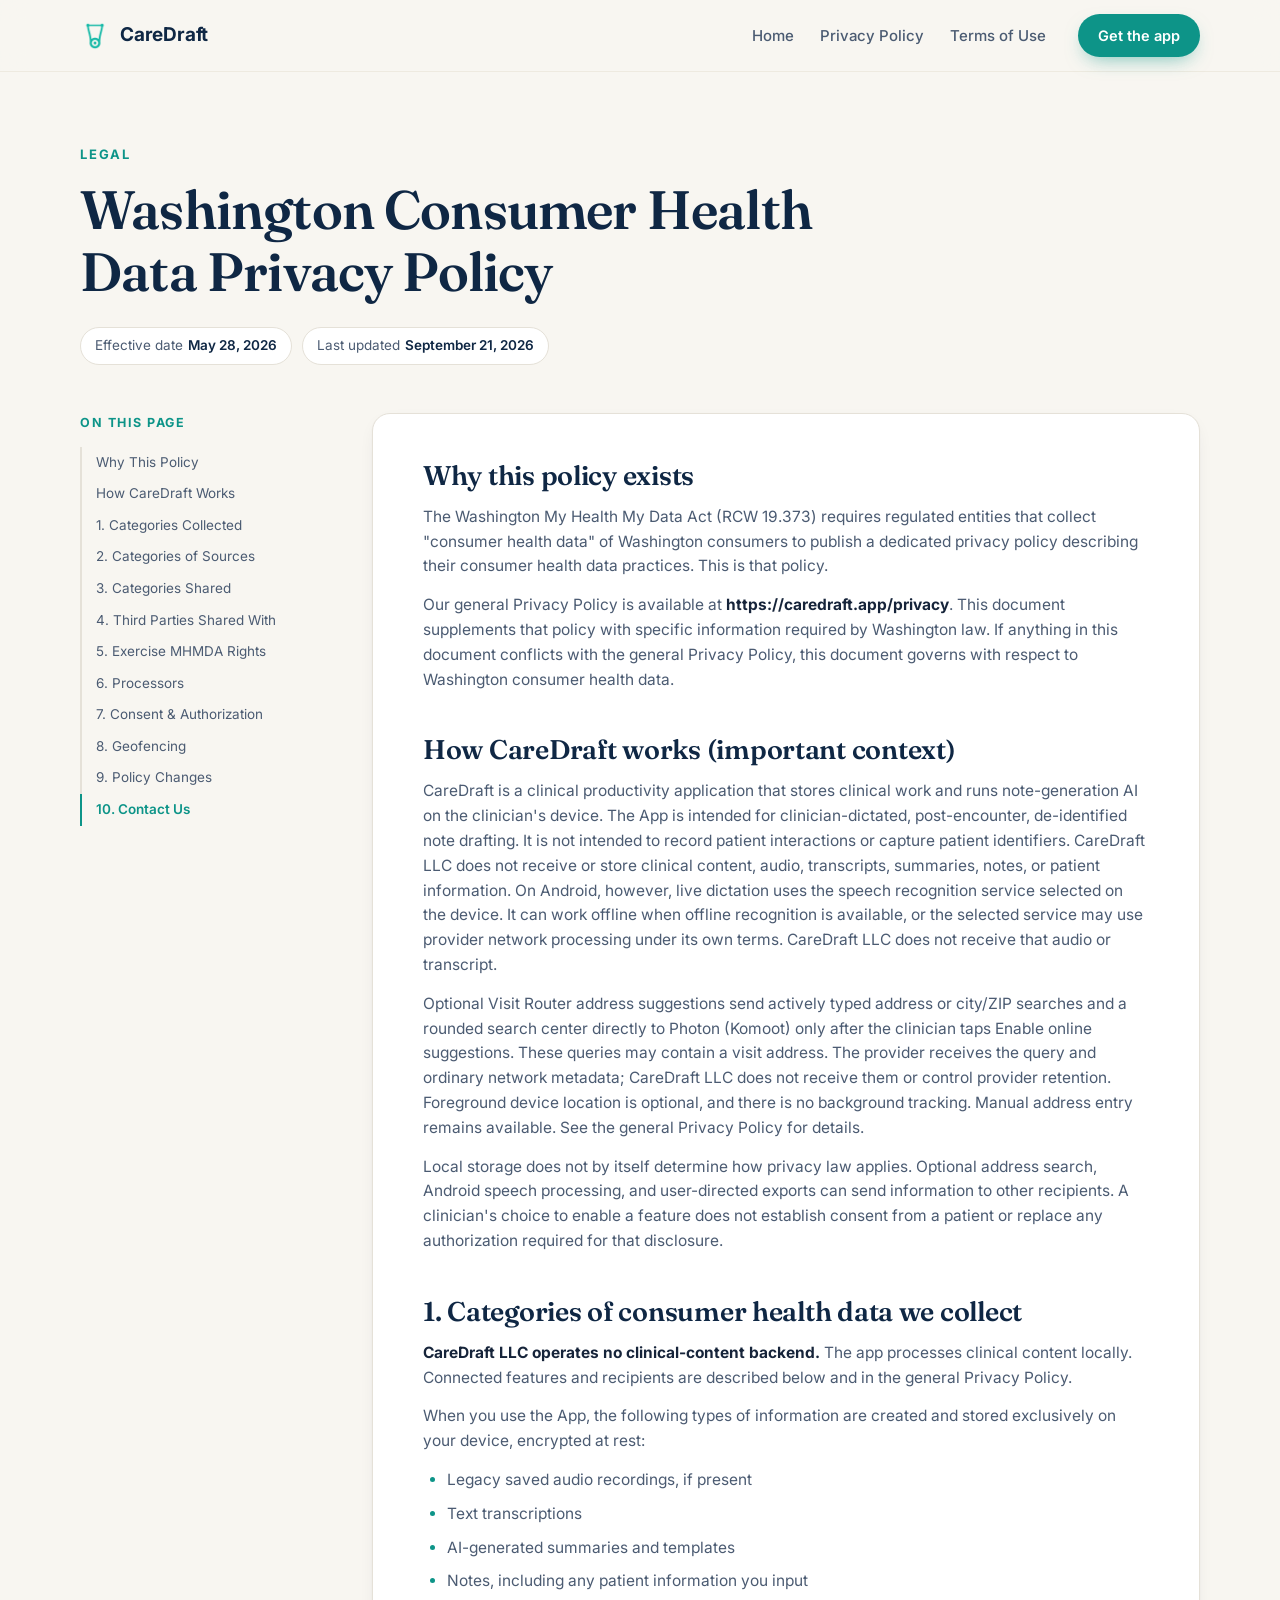
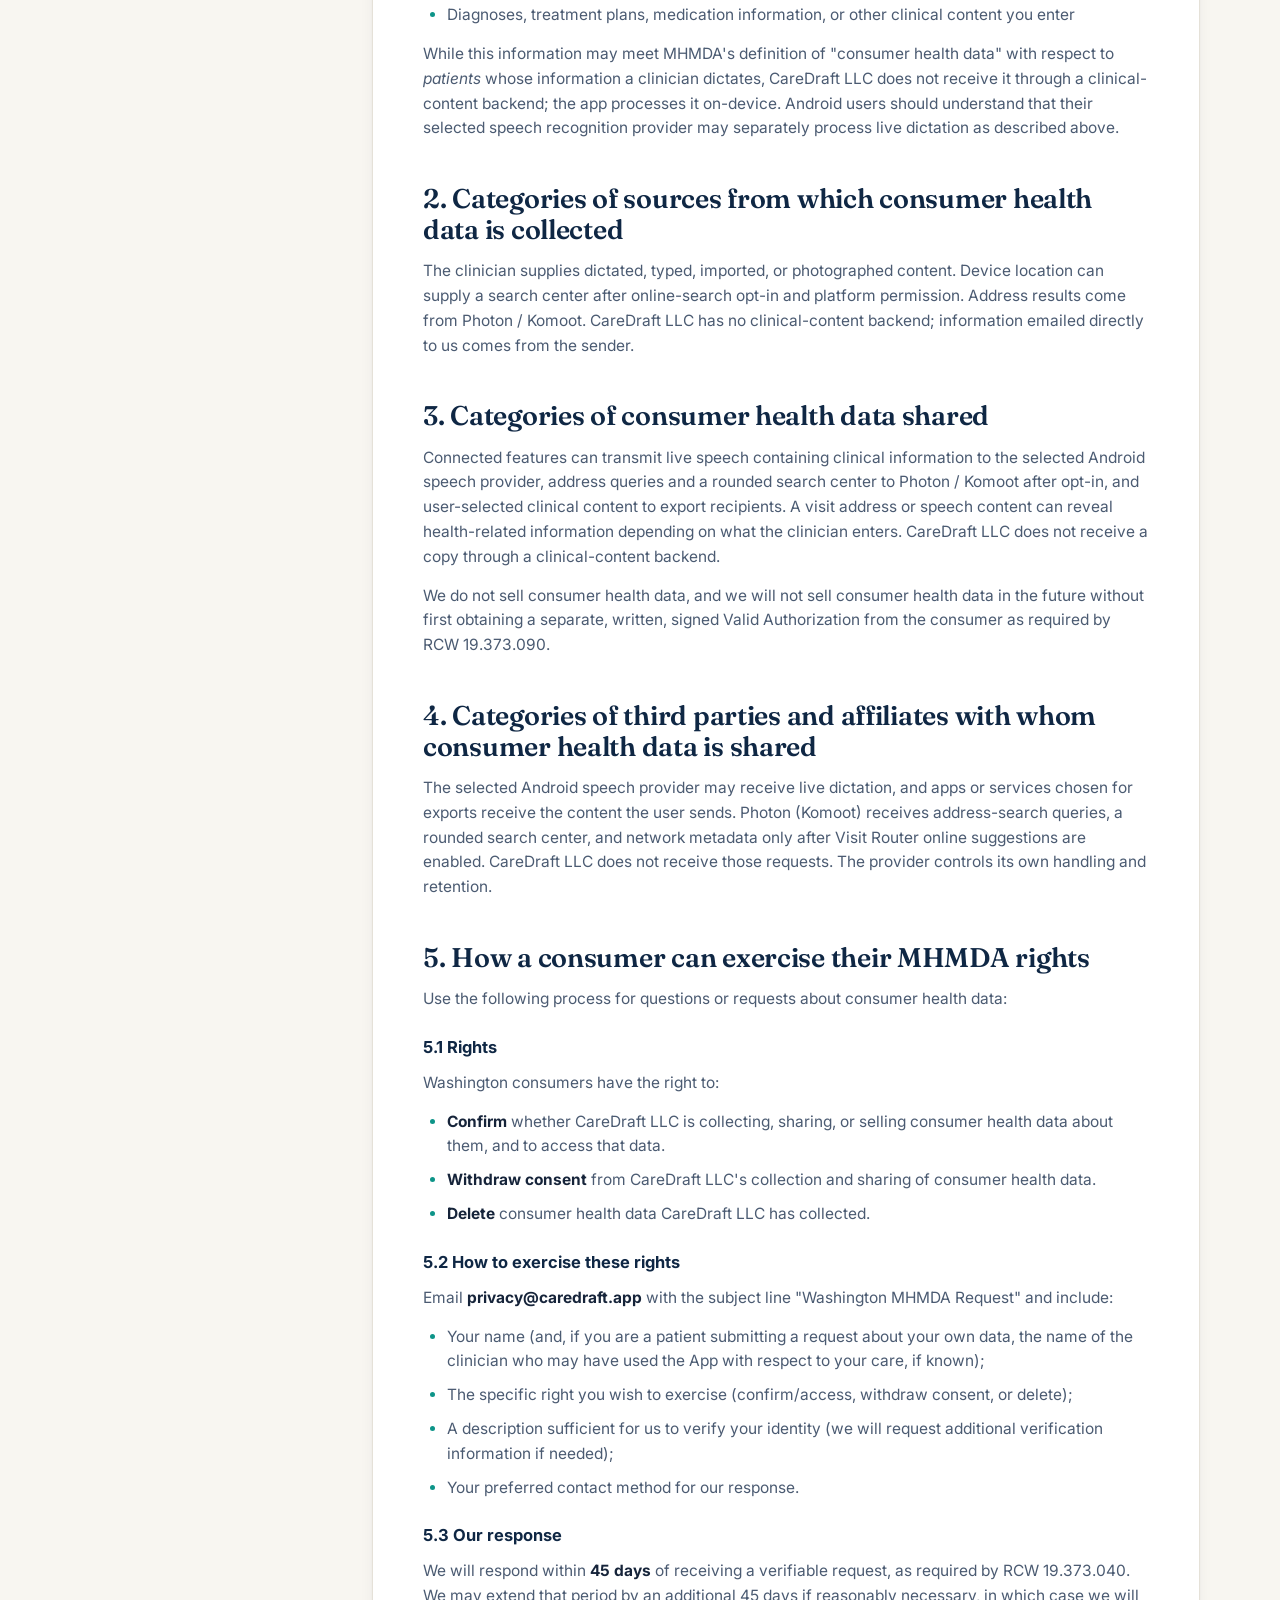
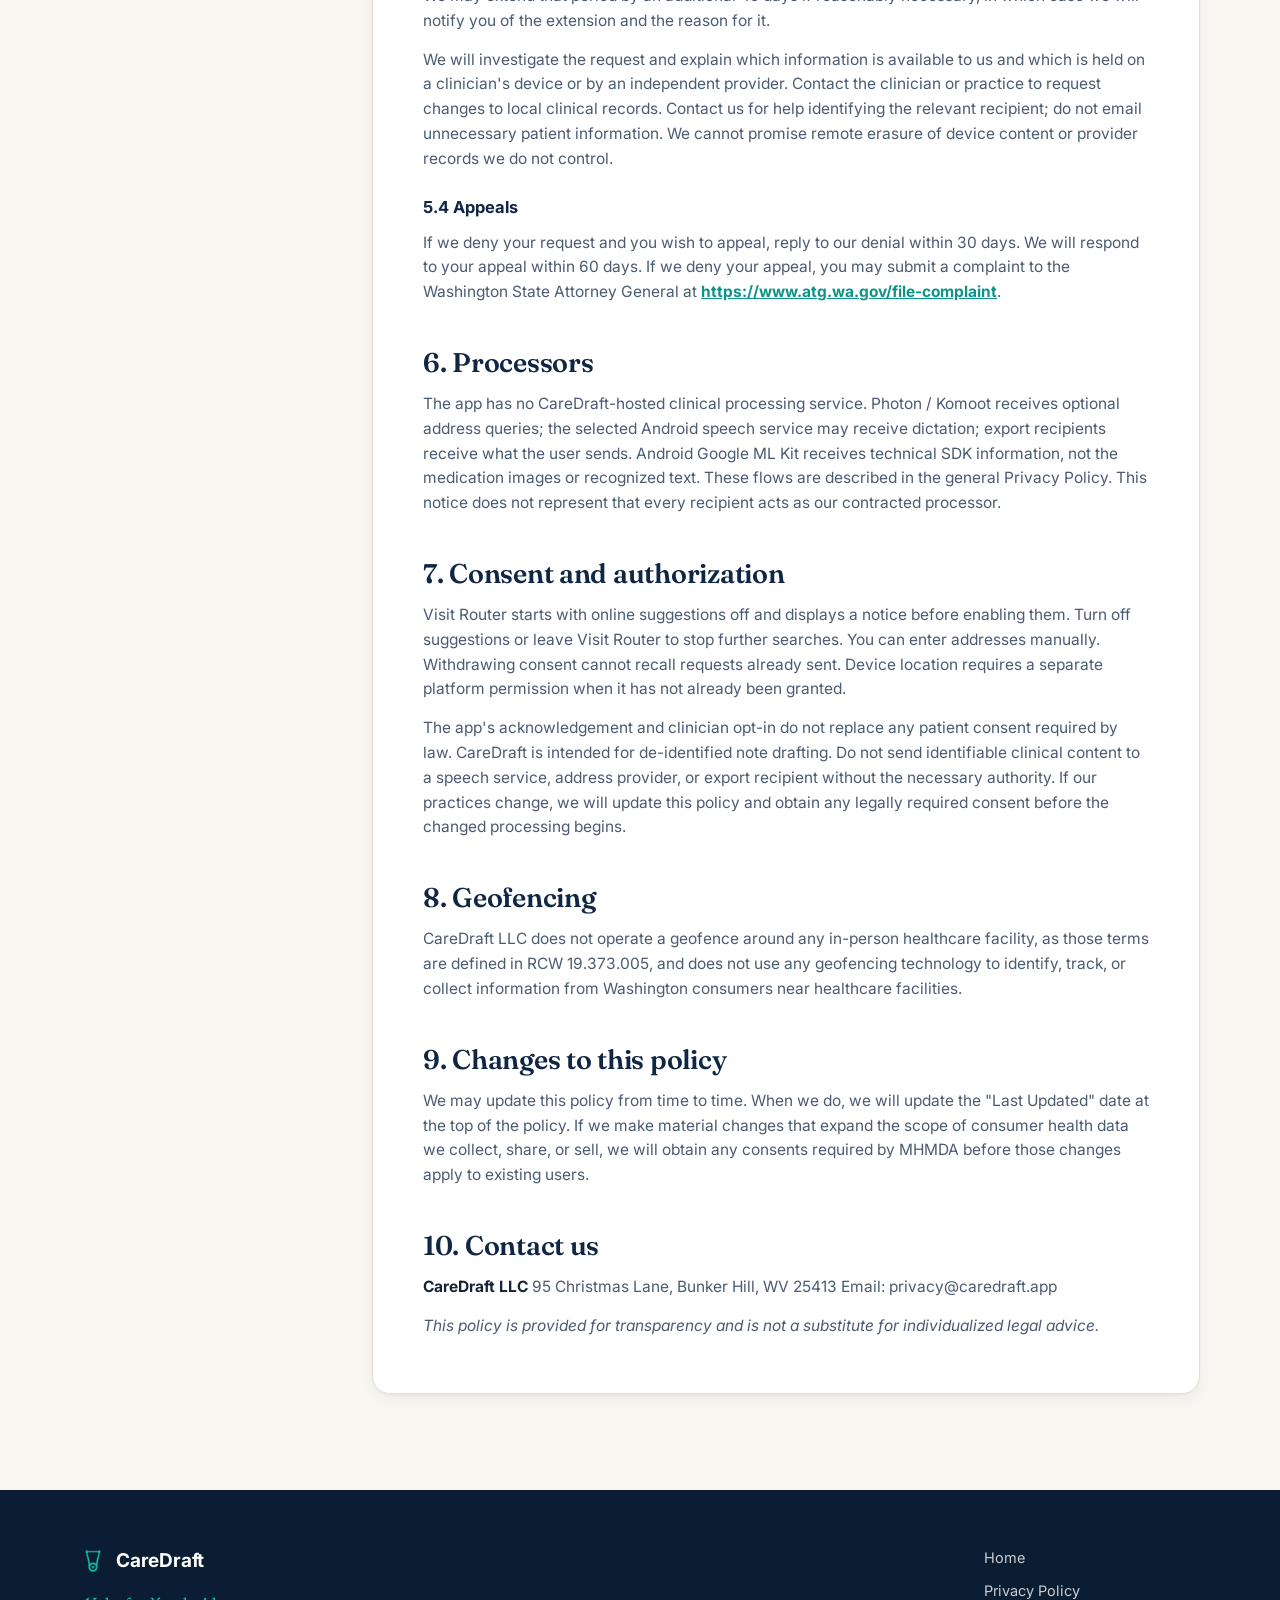
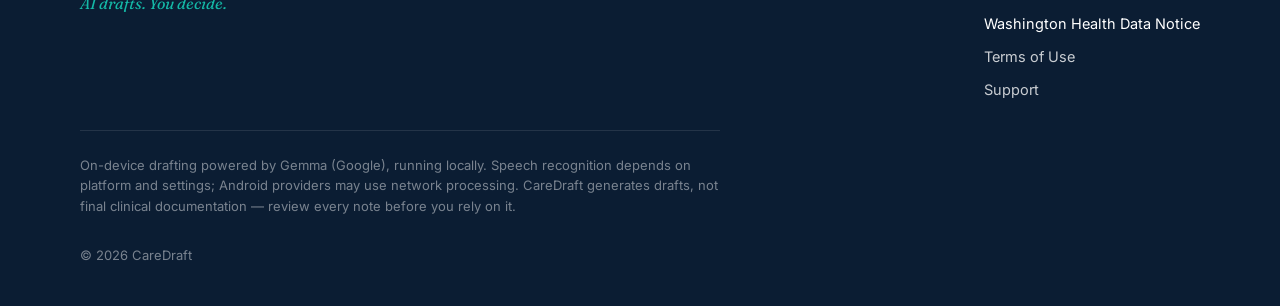
<file: privacy/washington/index.html>
<!DOCTYPE html>
<html lang="en">
<head>
  <meta charset="UTF-8">
  <meta name="viewport" content="width=device-width, initial-scale=1.0">
  <title>Washington Consumer Health Data Privacy Policy — CareDraft</title>
  <meta name="description" content="Washington Consumer Health Data Privacy Policy for CareDraft under My Health My Data Act (MHMDA).">

  <link rel="icon" type="image/png" href="../../assets/favicon.png">
  <link rel="canonical" href="https://caredraft.app/privacy/washington/">

  <link rel="preconnect" href="https://fonts.googleapis.com">
  <link rel="preconnect" href="https://fonts.gstatic.com" crossorigin>
  <link href="https://fonts.googleapis.com/css2?family=Fraunces:opsz,wght@9..144,500;9..144,600&family=Inter:wght@400;500;600;700&display=swap" rel="stylesheet">

  <link rel="stylesheet" href="../../styles.css?v=20260612a">

  <script>
    // Redirect old GitHub Pages host to the custom domain.
    (function () {
      var oldHost = 'clesterdpt-lgtm.github.io';
      var oldBase = '/carenote-local-site';
      if (window.location.hostname === oldHost && window.location.pathname.indexOf(oldBase) === 0) {
        var nextPath = window.location.pathname.slice(oldBase.length) || '/';
        window.location.replace('https://caredraft.app' + nextPath + window.location.search + window.location.hash);
      }
    })();
  </script>
</head>
<body>

  <!-- ───────────────────────── Nav ───────────────────────── -->
  <header class="topbar">
    <div class="shell topbar-inner">
      <a class="brand" href="../../" aria-label="CareDraft home">
        <img src="../../assets/caredraft-login-mark.png" alt="" width="30" height="30">
        <span>CareDraft</span>
      </a>
      <nav class="topnav" aria-label="Primary">
        <a href="../../">Home</a>
        <a href="../">Privacy Policy</a>
        <a href="../../terms/">Terms of Use</a>
      </nav>
      <a class="btn btn-primary btn-sm" href="../../#get">Get the app</a>
    </div>
  </header>

  <main>

    <section class="legal-hero">
      <div class="shell">
        <p class="kicker">Legal</p>
        <h1>Washington Consumer Health Data Privacy Policy</h1>
        <div class="legal-meta">
          <span>Effective date <strong>May 28, 2026</strong></span>
          <span>Last updated <strong>September 21, 2026</strong></span>
        </div>
      </div>
    </section>

    <section class="legal-section">
      <div class="shell legal-layout">

        <details class="legal-toc" id="toc" open>
          <summary>On this page</summary>
          <ul>
            <li><a class="active" href="#why-this-policy">Why This Policy</a></li>
            <li><a href="#how-caredraft-works">How CareDraft Works</a></li>
            <li><a href="#sec-1">1. Categories Collected</a></li>
            <li><a href="#sec-2">2. Categories of Sources</a></li>
            <li><a href="#sec-3">3. Categories Shared</a></li>
            <li><a href="#sec-4">4. Third Parties Shared With</a></li>
            <li><a href="#sec-5">5. Exercise MHMDA Rights</a></li>
            <li><a href="#sec-6">6. Processors</a></li>
            <li><a href="#sec-7">7. Consent &amp; Authorization</a></li>
            <li><a href="#sec-8">8. Geofencing</a></li>
            <li><a href="#sec-9">9. Policy Changes</a></li>
            <li><a href="#sec-10">10. Contact Us</a></li>
          </ul>
        </details>

        <article class="legal-body">
          <section id="why-this-policy">
          <h2>Why this policy exists</h2>
          <p>The Washington My Health My Data Act (RCW 19.373) requires regulated entities that collect "consumer health data" of Washington consumers to publish a dedicated privacy policy describing their consumer health data practices. This is that policy.</p>
          <p>Our general Privacy Policy is available at <strong>https://caredraft.app/privacy</strong>. This document supplements that policy with specific information required by Washington law. If anything in this document conflicts with the general Privacy Policy, this document governs with respect to Washington consumer health data.</p>
          </section>
          <section id="how-caredraft-works">
          <h2>How CareDraft works (important context)</h2>
          <p>CareDraft is a clinical productivity application that stores clinical work and runs note-generation AI on the clinician's device. The App is intended for clinician-dictated, post-encounter, de-identified note drafting. It is not intended to record patient interactions or capture patient identifiers. CareDraft LLC does not receive or store clinical content, audio, transcripts, summaries, notes, or patient information. On Android, however, live dictation uses the speech recognition service selected on the device. It can work offline when offline recognition is available, or the selected service may use provider network processing under its own terms. CareDraft LLC does not receive that audio or transcript.</p>
          <p>Optional Visit Router address suggestions send actively typed address or city/ZIP searches and a rounded search center directly to Photon (Komoot) only after the clinician taps Enable online suggestions. These queries may contain a visit address. The provider receives the query and ordinary network metadata; CareDraft LLC does not receive them or control provider retention. Foreground device location is optional, and there is no background tracking. Manual address entry remains available. See the general Privacy Policy for details.</p>
          <p>Local storage does not by itself determine how privacy law applies. Optional address search, Android speech processing, and user-directed exports can send information to other recipients. A clinician's choice to enable a feature does not establish consent from a patient or replace any authorization required for that disclosure.</p>
          </section>
          <section id="sec-1">
          <h2>1. Categories of consumer health data we collect</h2>
          <p><strong>CareDraft LLC operates no clinical-content backend.</strong> The app processes clinical content locally. Connected features and recipients are described below and in the general Privacy Policy.</p>
          <p>When you use the App, the following types of information are created and stored exclusively on your device, encrypted at rest:</p>
          <ul>
          <li>Legacy saved audio recordings, if present</li>
          <li>Text transcriptions</li>
          <li>AI-generated summaries and templates</li>
          <li>Notes, including any patient information you input</li>
          <li>Diagnoses, treatment plans, medication information, or other clinical content you enter</li>
          </ul>
          <p>While this information may meet MHMDA's definition of "consumer health data" with respect to <em>patients</em> whose information a clinician dictates, CareDraft LLC does not receive it through a clinical-content backend; the app processes it on-device. Android users should understand that their selected speech recognition provider may separately process live dictation as described above.</p>
          </section>
          <section id="sec-2">
          <h2>2. Categories of sources from which consumer health data is collected</h2>
          <p>The clinician supplies dictated, typed, imported, or photographed content. Device location can supply a search center after online-search opt-in and platform permission. Address results come from Photon / Komoot. CareDraft LLC has no clinical-content backend; information emailed directly to us comes from the sender.</p>
          </section>
          <section id="sec-3">
          <h2>3. Categories of consumer health data shared</h2>
          <p>Connected features can transmit live speech containing clinical information to the selected Android speech provider, address queries and a rounded search center to Photon / Komoot after opt-in, and user-selected clinical content to export recipients. A visit address or speech content can reveal health-related information depending on what the clinician enters. CareDraft LLC does not receive a copy through a clinical-content backend.</p>
          <p>We do not sell consumer health data, and we will not sell consumer health data in the future without first obtaining a separate, written, signed Valid Authorization from the consumer as required by RCW 19.373.090.</p>
          </section>
          <section id="sec-4">
          <h2>4. Categories of third parties and affiliates with whom consumer health data is shared</h2>
          <p>The selected Android speech provider may receive live dictation, and apps or services chosen for exports receive the content the user sends. Photon (Komoot) receives address-search queries, a rounded search center, and network metadata only after Visit Router online suggestions are enabled. CareDraft LLC does not receive those requests. The provider controls its own handling and retention.</p>
          </section>
          <section id="sec-5">
          <h2>5. How a consumer can exercise their MHMDA rights</h2>
          <p>Use the following process for questions or requests about consumer health data:</p>
          <h3>5.1 Rights</h3>
          <p>Washington consumers have the right to:</p>
          <ul>
          <li><strong>Confirm</strong> whether CareDraft LLC is collecting, sharing, or selling consumer health data about them, and to access that data.</li>
          <li><strong>Withdraw consent</strong> from CareDraft LLC's collection and sharing of consumer health data.</li>
          <li><strong>Delete</strong> consumer health data CareDraft LLC has collected.</li>
          </ul>
          <h3>5.2 How to exercise these rights</h3>
          <p>Email <strong>privacy@caredraft.app</strong> with the subject line "Washington MHMDA Request" and include:</p>
          <ul>
          <li>Your name (and, if you are a patient submitting a request about your own data, the name of the clinician who may have used the App with respect to your care, if known);</li>
          <li>The specific right you wish to exercise (confirm/access, withdraw consent, or delete);</li>
          <li>A description sufficient for us to verify your identity (we will request additional verification information if needed);</li>
          <li>Your preferred contact method for our response.</li>
          </ul>
          <h3>5.3 Our response</h3>
          <p>We will respond within <strong>45 days</strong> of receiving a verifiable request, as required by RCW 19.373.040. We may extend that period by an additional 45 days if reasonably necessary, in which case we will notify you of the extension and the reason for it.</p>
          <p>We will investigate the request and explain which information is available to us and which is held on a clinician's device or by an independent provider. Contact the clinician or practice to request changes to local clinical records. Contact us for help identifying the relevant recipient; do not email unnecessary patient information. We cannot promise remote erasure of device content or provider records we do not control.</p>
          <h3>5.4 Appeals</h3>
          <p>If we deny your request and you wish to appeal, reply to our denial within 30 days. We will respond to your appeal within 60 days. If we deny your appeal, you may submit a complaint to the Washington State Attorney General at <strong><a href="https://www.atg.wa.gov/file-complaint">https://www.atg.wa.gov/file-complaint</a></strong>.</p>
          </section>
          <section id="sec-6">
          <h2>6. Processors</h2>
          <p>The app has no CareDraft-hosted clinical processing service. Photon / Komoot receives optional address queries; the selected Android speech service may receive dictation; export recipients receive what the user sends. Android Google ML Kit receives technical SDK information, not the medication images or recognized text. These flows are described in the general Privacy Policy. This notice does not represent that every recipient acts as our contracted processor.</p>
          </section>
          <section id="sec-7">
          <h2>7. Consent and authorization</h2>
          <p>Visit Router starts with online suggestions off and displays a notice before enabling them. Turn off suggestions or leave Visit Router to stop further searches. You can enter addresses manually. Withdrawing consent cannot recall requests already sent. Device location requires a separate platform permission when it has not already been granted.</p>
          <p>The app's acknowledgement and clinician opt-in do not replace any patient consent required by law. CareDraft is intended for de-identified note drafting. Do not send identifiable clinical content to a speech service, address provider, or export recipient without the necessary authority. If our practices change, we will update this policy and obtain any legally required consent before the changed processing begins.</p>
          </section>
          <section id="sec-8">
          <h2>8. Geofencing</h2>
          <p>CareDraft LLC does not operate a geofence around any in-person healthcare facility, as those terms are defined in RCW 19.373.005, and does not use any geofencing technology to identify, track, or collect information from Washington consumers near healthcare facilities.</p>
          </section>
          <section id="sec-9">
          <h2>9. Changes to this policy</h2>
          <p>We may update this policy from time to time. When we do, we will update the "Last Updated" date at the top of the policy. If we make material changes that expand the scope of consumer health data we collect, share, or sell, we will obtain any consents required by MHMDA before those changes apply to existing users.</p>
          </section>
          <section id="sec-10">
          <h2>10. Contact us</h2>
          <p><strong>CareDraft LLC</strong> 95 Christmas Lane, Bunker Hill, WV 25413 Email: privacy@caredraft.app</p>
          <p><em>This policy is provided for transparency and is not a substitute for individualized legal advice.</em></p>
          </section>
        </article>
      </div>
    </section>

  </main>

  <!-- ───────────────────────── Footer ───────────────────────── -->
  <footer class="footer">
    <div class="shell footer-grid">
      <div class="footer-brand">
        <a class="brand" href="../../">
          <img src="../../assets/caredraft-login-mark.png" alt="" width="26" height="26">
          <span>CareDraft</span>
        </a>
        <p>AI drafts. You decide.</p>
      </div>
      <nav class="footer-links" aria-label="Legal">
        <a href="../../">Home</a>
        <a href="../">Privacy Policy</a>
        <a href="./" aria-current="page">Washington Health Data Notice</a>
        <a href="../../terms/">Terms of Use</a>
        <a href="../../support/">Support</a>
      </nav>
      <p class="footer-fine">
        On-device drafting powered by Gemma (Google), running locally. Speech recognition depends on platform and settings; Android providers may use network processing. CareDraft generates drafts, not final clinical
        documentation — review every note before you rely on it.
      </p>
      <p class="footer-copy">© <span id="year">2026</span> CareDraft</p>
    </div>
  </footer>

  <script>
    (function () {
      var toc = document.getElementById('toc');
      var links = toc ? Array.prototype.slice.call(toc.querySelectorAll('a')) : [];
      var mobile = window.matchMedia('(max-width: 980px)');

      // Sidebar on desktop, collapsible "On this page" on mobile.
      function syncToc() {
        if (!toc) return;
        if (mobile.matches) { toc.removeAttribute('open'); }
        else { toc.setAttribute('open', ''); }
      }
      syncToc();
      if (mobile.addEventListener) { mobile.addEventListener('change', syncToc); }
      else { mobile.addListener(syncToc); }

      links.forEach(function (a) {
        a.addEventListener('click', function () {
          if (mobile.matches) { toc.removeAttribute('open'); }
        });
      });

      // Highlight the section currently in view.
      if ('IntersectionObserver' in window) {
        var sections = document.querySelectorAll('.legal-body section[id]');
        var io = new IntersectionObserver(function (entries) {
          entries.forEach(function (e) {
            if (!e.isIntersecting) return;
            var id = e.target.id;
            links.forEach(function (a) {
              a.classList.toggle('active', a.getAttribute('href') === '#' + id);
            });
          });
        }, { rootMargin: '-20% 0px -60% 0px', threshold: 0 });
        sections.forEach(function (s) { io.observe(s); });
      }

      document.getElementById('year').textContent = new Date().getFullYear();
    })();
  </script>
</body>
</html>
</file>
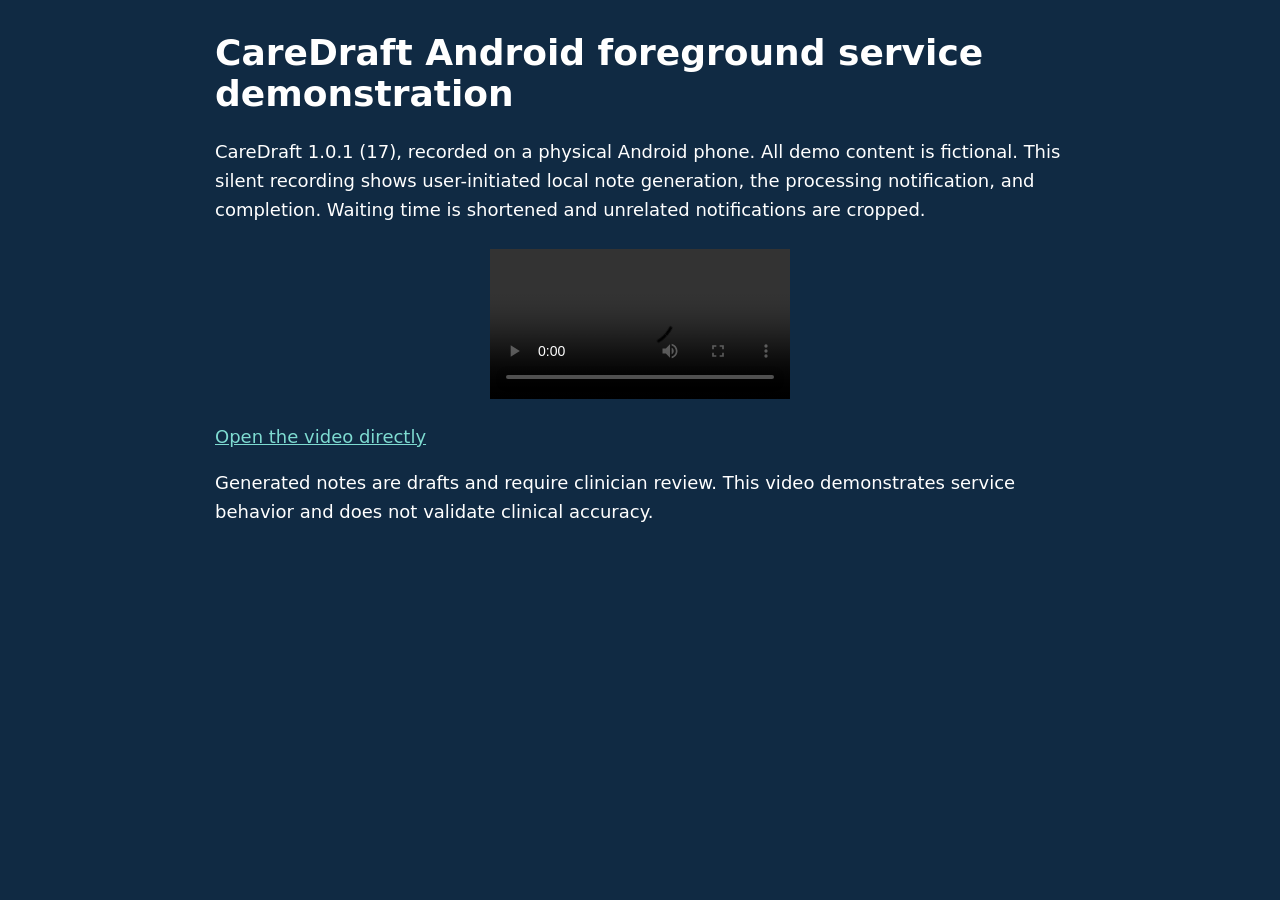
<file: review/android-v17/index.html>
<!doctype html><html lang="en"><meta charset="utf-8"><meta name="viewport" content="width=device-width,initial-scale=1"><meta name="robots" content="noindex,nofollow"><title>CareDraft Android foreground service demonstration</title><style>body{background:#102a43;color:#fff;font:18px system-ui;margin:32px auto;max-width:850px;padding:0 20px}video{display:block;max-width:100%;max-height:80vh;margin:24px auto}p{line-height:1.6}</style><h1>CareDraft Android foreground service demonstration</h1><p>CareDraft 1.0.1 (17), recorded on a physical Android phone. All demo content is fictional. This silent recording shows user-initiated local note generation, the processing notification, and completion. Waiting time is shortened and unrelated notifications are cropped.</p><video controls playsinline preload="metadata" src="CareDraft-v17-foreground-service-demo.mp4"></video><p><a style="color:#7edbd1" href="CareDraft-v17-foreground-service-demo.mp4">Open the video directly</a></p><p>Generated notes are drafts and require clinician review. This video demonstrates service behavior and does not validate clinical accuracy.</p></html>
</file>
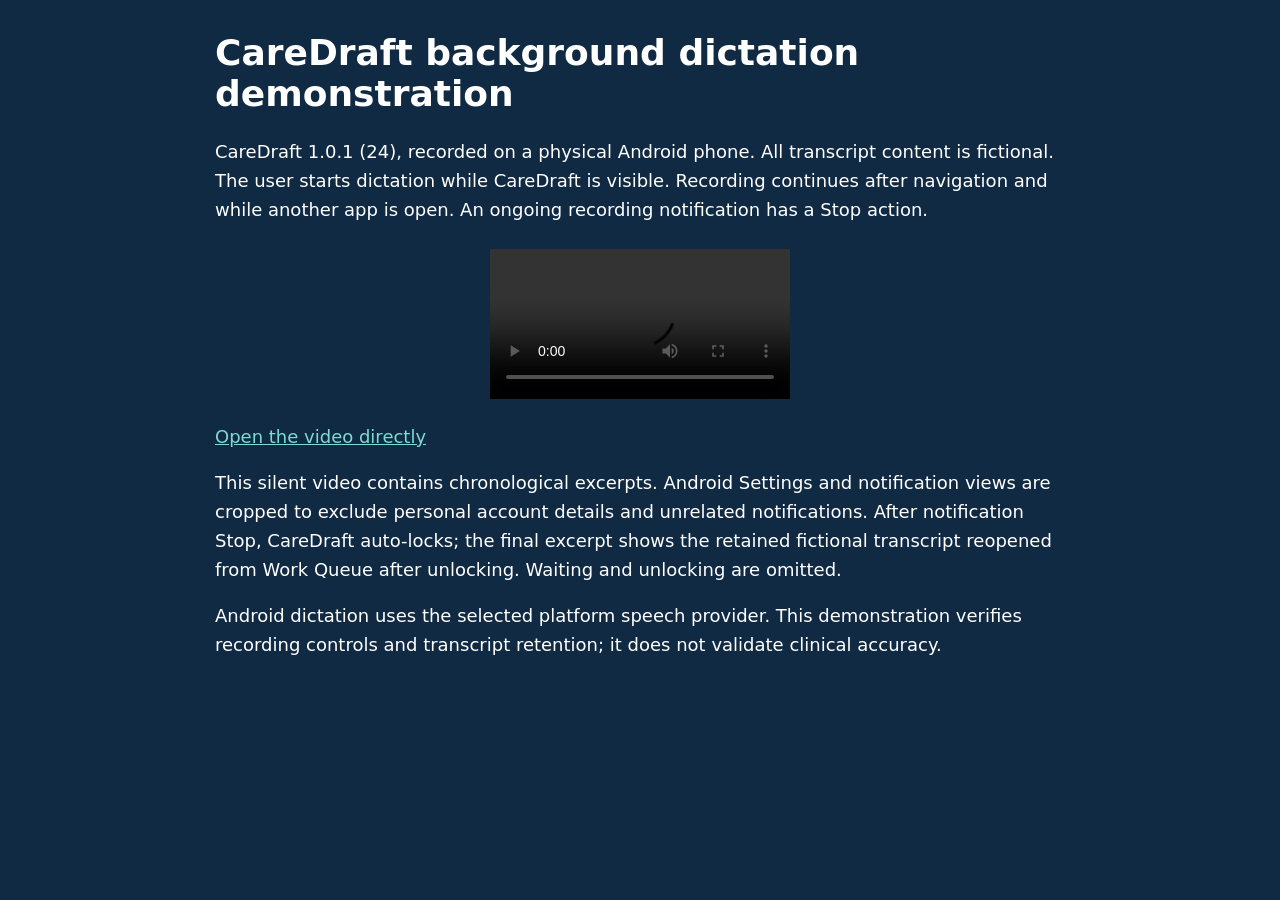
<file: review/android-v24/index.html>
<!doctype html><html lang="en"><meta charset="utf-8"><meta name="viewport" content="width=device-width,initial-scale=1"><meta name="robots" content="noindex,nofollow"><title>CareDraft background dictation demonstration</title><style>body{background:#102a43;color:#fff;font:18px system-ui;margin:32px auto;max-width:850px;padding:0 20px}video{display:block;max-width:100%;max-height:80vh;margin:24px auto}p{line-height:1.6}a{color:#7edbd1}</style><h1>CareDraft background dictation demonstration</h1><p>CareDraft 1.0.1 (24), recorded on a physical Android phone. All transcript content is fictional. The user starts dictation while CareDraft is visible. Recording continues after navigation and while another app is open. An ongoing recording notification has a Stop action.</p><video controls playsinline preload="metadata" src="CareDraft-v24-microphone-service-demo.mp4?v=24"></video><p><a href="CareDraft-v24-microphone-service-demo.mp4?v=24">Open the video directly</a></p><p>This silent video contains chronological excerpts. Android Settings and notification views are cropped to exclude personal account details and unrelated notifications. After notification Stop, CareDraft auto-locks; the final excerpt shows the retained fictional transcript reopened from Work Queue after unlocking. Waiting and unlocking are omitted.</p><p>Android dictation uses the selected platform speech provider. This demonstration verifies recording controls and transcript retention; it does not validate clinical accuracy.</p></html>
</file>
<file: styles.css>
/* ════════════════════════════════════════════════════════════════
   CareDraft — caredraft.app
   Paper-chart aesthetic: cream paper, navy ink, teal accent.
   Display serif (Fraunces) + UI sans (Inter). No frameworks.
   ════════════════════════════════════════════════════════════════ */

:root {
  /* Brand (mirrors the app's constants/colors.js) */
  --navy: #0f2744;
  --navy-mid: #1a2e4a;
  --navy-deep: #0b1d33;
  --teal: #0d9488;
  --teal-light: #14b8a6;
  --teal-soft: #d9f2ee;
  --cream: #f8f6f1;
  --white: #ffffff;

  --ink: #16243a;
  --ink-soft: #4b5b72;
  --line: #e5e1d8;
  --line-soft: #eeeae0;

  --amber: #d97706;
  --red: #b91c1c;

  --font-display: 'Fraunces', Georgia, 'Times New Roman', serif;
  --font-sans: 'Inter', system-ui, -apple-system, 'Segoe UI', Roboto, sans-serif;

  --radius: 18px;
  --radius-sm: 12px;
  --shadow: 0 1px 2px rgba(15, 39, 68, 0.05), 0 12px 32px -12px rgba(15, 39, 68, 0.18);
  --shadow-soft: 0 1px 2px rgba(15, 39, 68, 0.04), 0 6px 20px -8px rgba(15, 39, 68, 0.12);
}

/* ── Reset ─────────────────────────────────────────────────────── */

*, *::before, *::after { box-sizing: border-box; }

html { scroll-behavior: smooth; }

body {
  margin: 0;
  font-family: var(--font-sans);
  font-size: 16.5px;
  line-height: 1.6;
  color: var(--ink);
  background: var(--cream);
  -webkit-font-smoothing: antialiased;
  text-rendering: optimizeLegibility;
}

img { display: block; max-width: 100%; }

a { color: var(--teal); }

h1, h2, h3 { margin: 0; line-height: 1.15; }

p { margin: 0; }

/* ── Layout primitives ─────────────────────────────────────────── */

.shell {
  width: min(1120px, calc(100% - 48px));
  margin-inline: auto;
}

.shell-narrow { width: min(780px, calc(100% - 48px)); }

section { padding: 96px 0; }

.kicker {
  font-size: 13px;
  font-weight: 700;
  letter-spacing: 0.14em;
  text-transform: uppercase;
  color: var(--teal);
  margin-bottom: 14px;
}

.kicker-light { color: var(--teal-light); }

h2 {
  font-family: var(--font-display);
  font-weight: 600;
  font-size: clamp(30px, 4.2vw, 44px);
  letter-spacing: -0.01em;
  color: var(--navy);
  max-width: 21ch;
}

.section-lede {
  margin-top: 18px;
  max-width: 62ch;
  font-size: 18px;
  color: var(--ink-soft);
}

.section-lede-light { color: rgba(255, 255, 255, 0.78); }

/* ── Buttons ───────────────────────────────────────────────────── */

.btn {
  display: inline-flex;
  align-items: center;
  justify-content: center;
  gap: 8px;
  padding: 14px 26px;
  border-radius: 999px;
  font-weight: 600;
  font-size: 16px;
  text-decoration: none;
  transition: transform 0.15s ease, box-shadow 0.15s ease, background 0.15s ease;
}

.btn-sm { padding: 10px 20px; font-size: 14.5px; }

.btn-primary {
  background: var(--teal);
  color: #fff;
  box-shadow: 0 8px 20px -8px rgba(13, 148, 136, 0.6);
}

.btn-primary:hover { background: var(--teal-light); transform: translateY(-1px); }

.btn-ghost {
  color: var(--navy);
  background: transparent;
  box-shadow: inset 0 0 0 1.5px var(--line);
}

.btn-ghost:hover { box-shadow: inset 0 0 0 1.5px var(--navy); }

.btn-light {
  background: #fff;
  color: var(--navy);
}

.btn-static { cursor: default; }

/* ── Topbar ────────────────────────────────────────────────────── */

.topbar {
  position: sticky;
  top: 0;
  z-index: 50;
  background: rgba(248, 246, 241, 0.88);
  backdrop-filter: blur(12px);
  -webkit-backdrop-filter: blur(12px);
  border-bottom: 1px solid var(--line-soft);
}

.topbar-inner {
  display: flex;
  align-items: center;
  gap: 32px;
  padding: 14px 0;
}

.brand {
  display: inline-flex;
  align-items: center;
  gap: 10px;
  text-decoration: none;
  color: var(--navy);
  font-weight: 700;
  font-size: 19px;
  letter-spacing: -0.01em;
}

.topnav {
  display: flex;
  gap: 26px;
  margin-left: auto;
}

.topnav a {
  text-decoration: none;
  color: var(--ink-soft);
  font-weight: 500;
  font-size: 15px;
  transition: color 0.15s ease;
}

.topnav a:hover { color: var(--navy); }

/* ── Hero ──────────────────────────────────────────────────────── */

.hero {
  padding: 84px 0 100px;
  overflow: hidden;
}

.hero-grid {
  display: grid;
  grid-template-columns: minmax(0, 1.08fr) minmax(0, 0.92fr);
  gap: 56px;
  align-items: center;
}

.eyebrow {
  font-size: 13.5px;
  font-weight: 700;
  letter-spacing: 0.14em;
  text-transform: uppercase;
  color: var(--teal);
  margin-bottom: 18px;
}

.hero h1 {
  font-family: var(--font-display);
  font-weight: 600;
  font-size: clamp(40px, 5.6vw, 62px);
  letter-spacing: -0.015em;
  color: var(--navy);
}

.hero h1 em {
  font-style: italic;
  color: var(--teal);
}

.lede {
  margin-top: 22px;
  font-size: 19px;
  color: var(--ink-soft);
  max-width: 54ch;
}

.hero-ctas {
  display: flex;
  flex-wrap: wrap;
  gap: 14px;
  margin-top: 32px;
}

.hero-chips {
  list-style: none;
  display: flex;
  flex-wrap: wrap;
  gap: 10px;
  padding: 0;
  margin: 34px 0 0;
}

.hero-chips li {
  display: inline-flex;
  align-items: center;
  gap: 8px;
  padding: 8px 14px;
  border-radius: 999px;
  background: #fff;
  border: 1px solid var(--line);
  font-size: 14px;
  font-weight: 500;
  color: var(--ink);
}

.hero-chips svg {
  width: 15px;
  height: 15px;
  fill: var(--teal);
  flex-shrink: 0;
}

/* ── Phone mockup ──────────────────────────────────────────────── */

.hero-visual {
  position: relative;
  display: flex;
  justify-content: center;
  padding: 24px 0;
}

.phone {
  width: 304px;
  border-radius: 44px;
  background: var(--navy);
  padding: 12px;
  box-shadow:
    0 2px 4px rgba(15, 39, 68, 0.2),
    0 40px 80px -24px rgba(15, 39, 68, 0.45);
  transform: rotate(-1.5deg);
}

.phone-screen {
  background: var(--cream);
  border-radius: 34px;
  overflow: hidden;
  display: flex;
  flex-direction: column;
  height: 600px;
}

.statusbar {
  display: flex;
  justify-content: space-between;
  align-items: center;
  padding: 12px 20px 6px;
  font-size: 12.5px;
  font-weight: 600;
  color: var(--navy);
}

.statusbar-right { display: inline-flex; gap: 6px; }

.statusbar-right svg { width: 15px; height: 15px; fill: var(--navy); }

.appbar {
  display: flex;
  align-items: center;
  gap: 8px;
  padding: 10px 18px;
  font-weight: 700;
  font-size: 15px;
  color: var(--navy);
  border-bottom: 1px solid var(--line-soft);
}

.appbar-lock {
  width: 14px;
  height: 14px;
  fill: var(--teal);
  margin-left: auto;
}

.note-mock {
  flex: 1;
  padding: 16px 18px;
  overflow: hidden;
}

.note-head {
  display: flex;
  align-items: center;
  justify-content: space-between;
  margin-bottom: 10px;
}

.note-chip {
  background: var(--teal-soft);
  color: #0a6b62;
  font-size: 11.5px;
  font-weight: 700;
  padding: 4px 10px;
  border-radius: 999px;
}

.note-date { font-size: 11.5px; color: var(--ink-soft); }

.ai-banner {
  background: #fdf3e3;
  border: 1px solid #f3dfb8;
  color: #8a5a12;
  font-size: 11px;
  font-weight: 600;
  border-radius: 8px;
  padding: 6px 10px;
  margin-bottom: 14px;
}

.mock-label {
  font-size: 11px;
  font-weight: 700;
  letter-spacing: 0.1em;
  text-transform: uppercase;
  color: var(--teal);
  margin: 14px 0 8px;
}

.skel {
  height: 9px;
  border-radius: 5px;
  background: #e7e3d9;
  margin-bottom: 8px;
}

.typed-line {
  font-size: 12.5px;
  line-height: 1.5;
  color: var(--ink);
  min-height: 38px;
  margin-bottom: 6px;
}

.caret {
  display: inline-block;
  width: 2px;
  height: 13px;
  margin-left: 2px;
  background: var(--teal);
  vertical-align: -2px;
  animation: blink 1s steps(1) infinite;
}

@keyframes blink { 50% { opacity: 0; } }

.phone-dock {
  display: flex;
  flex-direction: column;
  align-items: center;
  gap: 6px;
  padding: 12px 0 18px;
  border-top: 1px solid var(--line-soft);
  background: #fff;
}

.mic-button {
  position: relative;
  width: 52px;
  height: 52px;
  border-radius: 50%;
  background: var(--teal);
  display: grid;
  place-items: center;
  box-shadow: 0 6px 16px -6px rgba(13, 148, 136, 0.7);
}

.mic-button svg { width: 24px; height: 24px; fill: #fff; }

.mic-button::before,
.mic-button::after {
  content: '';
  position: absolute;
  inset: 0;
  border-radius: 50%;
  border: 2px solid rgba(13, 148, 136, 0.5);
  animation: pulse 2.4s ease-out infinite;
}

.mic-button::after { animation-delay: 1.2s; }

@keyframes pulse {
  0% { transform: scale(1); opacity: 1; }
  100% { transform: scale(1.85); opacity: 0; }
}

.dock-note {
  font-size: 10.5px;
  font-weight: 600;
  color: var(--ink-soft);
  letter-spacing: 0.04em;
}

.float-pill {
  position: absolute;
  z-index: 2;
  display: inline-flex;
  align-items: center;
  gap: 7px;
  background: var(--navy);
  color: #fff;
  font-size: 13px;
  font-weight: 600;
  padding: 9px 15px;
  border-radius: 999px;
  box-shadow: var(--shadow);
}

.float-pill svg { width: 14px; height: 14px; fill: var(--teal-light); }

.float-pill-top { top: 36px; right: 2%; transform: rotate(2deg); }

.float-pill-bottom { bottom: 48px; left: 0; transform: rotate(-2deg); }

/* ── Pillars ───────────────────────────────────────────────────── */

.pillars {
  padding: 0 0 96px;
}

.pillar-grid {
  display: grid;
  grid-template-columns: repeat(3, 1fr);
  gap: 22px;
}

.pillar {
  background: #fff;
  border: 1px solid var(--line);
  border-radius: var(--radius);
  padding: 30px 28px;
  box-shadow: var(--shadow-soft);
}

.pillar h3,
.step h3,
.tool h3,
.limit h3 {
  font-family: var(--font-display);
  font-weight: 600;
  font-size: 21px;
  color: var(--navy);
  margin-bottom: 10px;
}

.pillar p, .step p, .tool p, .limit p {
  color: var(--ink-soft);
  font-size: 15.5px;
}

/* ── Data path ─────────────────────────────────────────────────── */

.datapath {
  background: #fff;
  border-block: 1px solid var(--line-soft);
}

.path-grid {
  display: grid;
  grid-template-columns: 1fr 1fr;
  gap: 22px;
  margin-top: 44px;
}

.path-card {
  border-radius: var(--radius);
  padding: 30px 28px;
}

.path-cloud {
  background: var(--cream);
  border: 1px solid var(--line);
}

.path-local {
  background: var(--navy);
  color: #fff;
  box-shadow: 0 24px 48px -20px rgba(15, 39, 68, 0.5);
}

.path-card h3 {
  font-family: var(--font-display);
  font-size: 20px;
  font-weight: 600;
  margin-bottom: 20px;
}

.path-cloud h3 { color: var(--ink-soft); }

.path-local h3 { color: var(--teal-light); }

.path-steps {
  list-style: none;
  margin: 0;
  padding: 0;
  display: flex;
  flex-direction: column;
}

.path-steps li {
  position: relative;
  padding: 0 0 18px 28px;
  font-size: 15.5px;
}

.path-cloud .path-steps li { color: var(--ink-soft); }

.path-local .path-steps li { color: rgba(255, 255, 255, 0.88); }

/* connector line */
.path-steps li::before {
  content: '';
  position: absolute;
  left: 7px;
  top: 16px;
  bottom: -2px;
  width: 2px;
}

.path-cloud .path-steps li::before { background: #ddd6c8; }

.path-local .path-steps li::before { background: rgba(20, 184, 166, 0.4); }

.path-steps li:last-child::before { display: none; }

.path-dot {
  position: absolute;
  left: 0;
  top: 5px;
  width: 16px;
  height: 16px;
  border-radius: 50%;
  border: 2px solid;
}

.path-cloud .path-dot { border-color: #c9c0ae; background: #fff; }

.path-local .path-dot { border-color: var(--teal-light); background: var(--navy); }

.path-foot {
  margin-top: 12px;
  padding-top: 16px;
  font-size: 14px;
  border-top: 1px dashed var(--line);
  color: var(--ink-soft);
}

.path-local .path-foot {
  border-top-color: rgba(255, 255, 255, 0.18);
}

.path-foot-strong {
  color: var(--teal-light);
  font-weight: 600;
}

/* ── How it works ──────────────────────────────────────────────── */

.steps-grid {
  display: grid;
  grid-template-columns: repeat(4, 1fr);
  gap: 22px;
  margin-top: 48px;
}

.step {
  background: #fff;
  border: 1px solid var(--line);
  border-radius: var(--radius);
  padding: 26px 24px;
  box-shadow: var(--shadow-soft);
}

.step-num {
  display: inline-grid;
  place-items: center;
  width: 38px;
  height: 38px;
  border-radius: 12px;
  background: var(--teal-soft);
  color: #0a6b62;
  font-family: var(--font-display);
  font-size: 19px;
  font-weight: 600;
  margin-bottom: 16px;
}

/* ── Toolkit ───────────────────────────────────────────────────── */

.toolkit {
  background: #fff;
  border-block: 1px solid var(--line-soft);
}

.feature-row {
  display: grid;
  grid-template-columns: minmax(0, 1.05fr) minmax(0, 0.95fr);
  gap: 56px;
  align-items: center;
  margin-top: 72px;
}

.feature-row:first-of-type { margin-top: 56px; }

/* Alternate sides */
.feature-row:nth-of-type(even) .feature-copy { order: 2; }
.feature-row:nth-of-type(even) .feature-shot { order: 1; }

.feature-tag {
  display: inline-block;
  font-size: 12.5px;
  font-weight: 700;
  letter-spacing: 0.1em;
  text-transform: uppercase;
  color: var(--tool-accent, var(--teal));
  background: color-mix(in srgb, var(--tool-accent, var(--teal)) 11%, #fff);
  border: 1px solid color-mix(in srgb, var(--tool-accent, var(--teal)) 28%, #fff);
  border-radius: 999px;
  padding: 5px 13px;
  margin-bottom: 16px;
}

.feature-copy h3 {
  font-family: var(--font-display);
  font-weight: 600;
  font-size: clamp(23px, 2.6vw, 29px);
  color: var(--navy);
  margin-bottom: 14px;
}

.feature-copy > p { color: var(--ink-soft); font-size: 16.5px; }

.feature-points {
  list-style: none;
  padding: 0;
  margin: 20px 0 0;
  display: flex;
  flex-direction: column;
  gap: 11px;
}

.feature-points li {
  position: relative;
  padding-left: 28px;
  font-size: 15.5px;
  color: var(--ink);
}

.feature-points li::before {
  content: '';
  position: absolute;
  left: 0;
  top: 4px;
  width: 17px;
  height: 17px;
  border-radius: 50%;
  background: color-mix(in srgb, var(--tool-accent, var(--teal)) 14%, #fff);
}

.feature-points li::after {
  content: '';
  position: absolute;
  left: 5px;
  top: 8px;
  width: 7px;
  height: 4.5px;
  border-left: 2px solid var(--tool-accent, var(--teal));
  border-bottom: 2px solid var(--tool-accent, var(--teal));
  transform: rotate(-45deg);
}

.feature-fine {
  margin-top: 18px;
  font-size: 13.5px;
  color: var(--ink-soft);
  border-left: 3px solid var(--line);
  padding-left: 14px;
}

/* ── Mini app mockups ──────────────────────────────────────────── */

.feature-shot {
  display: flex;
  justify-content: center;
}

.mini-app {
  width: min(340px, 100%);
  background: var(--cream);
  border: 1px solid var(--line);
  border-radius: 22px;
  padding: 18px;
  box-shadow:
    0 1px 2px rgba(15, 39, 68, 0.06),
    0 24px 48px -20px color-mix(in srgb, var(--tool-accent, var(--teal)) 38%, rgba(15, 39, 68, 0.35));
}

.mini-head {
  display: flex;
  align-items: center;
  justify-content: space-between;
  gap: 10px;
  margin-bottom: 14px;
}

.mini-title {
  font-weight: 700;
  font-size: 15px;
  color: var(--navy);
}

.mini-chip {
  font-size: 11.5px;
  font-weight: 700;
  padding: 4px 10px;
  border-radius: 999px;
  color: var(--tool-accent, var(--teal));
  background: color-mix(in srgb, var(--tool-accent, var(--teal)) 12%, #fff);
}

.mini-actions {
  display: flex;
  gap: 10px;
  margin-top: 14px;
}

.mini-btn {
  flex: 1;
  text-align: center;
  font-size: 12.5px;
  font-weight: 700;
  padding: 9px 10px;
  border-radius: 999px;
  background: var(--tool-accent, var(--teal));
  color: #fff;
}

.mini-btn-ghost {
  background: #fff;
  color: var(--navy);
  box-shadow: inset 0 0 0 1.5px var(--line);
}

/* HEP rows */
.hep-row {
  display: flex;
  align-items: center;
  gap: 14px;
  background: #fff;
  border: 1px solid var(--line-soft);
  border-radius: 14px;
  padding: 10px 12px;
  margin-bottom: 10px;
}

.hep-row img {
  width: 56px;
  height: 56px;
  object-fit: contain;
  border-radius: 10px;
  background: #fff;
}

.hep-name { font-weight: 600; font-size: 14px; color: var(--navy); }

.hep-dose { font-size: 12.5px; color: var(--ink-soft); margin-top: 2px; }

/* Medication rows */
.scan-banner {
  display: flex;
  align-items: center;
  gap: 9px;
  font-size: 12px;
  font-weight: 600;
  color: #5b3aa8;
  background: #f1ebfd;
  border: 1px solid #ded2f7;
  border-radius: 10px;
  padding: 9px 12px;
  margin-bottom: 12px;
}

.scan-banner svg { width: 16px; height: 16px; fill: #7c3aed; flex-shrink: 0; }

.med-row {
  display: flex;
  align-items: center;
  justify-content: space-between;
  gap: 10px;
  background: #fff;
  border: 1px solid var(--line-soft);
  border-radius: 14px;
  padding: 11px 13px;
  margin-bottom: 10px;
}

.med-name { font-weight: 600; font-size: 14px; color: var(--navy); }

.med-dose { font-size: 12.5px; color: var(--ink-soft); margin-top: 2px; }

.med-chip {
  font-size: 10.5px;
  font-weight: 700;
  text-transform: uppercase;
  letter-spacing: 0.06em;
  padding: 4px 9px;
  border-radius: 999px;
  background: #eef6f0;
  color: #15803d;
}

.med-chip-new { background: #f1ebfd; color: #7c3aed; }

/* Education mockup */
.edu-chips {
  display: flex;
  flex-wrap: wrap;
  gap: 7px;
  margin-bottom: 12px;
}

.edu-chip {
  font-size: 11.5px;
  font-weight: 600;
  padding: 5px 11px;
  border-radius: 999px;
  background: #fff;
  border: 1px solid var(--line);
  color: var(--ink-soft);
}

.edu-chip-on {
  background: #e8f3ea;
  border-color: #bcdcc4;
  color: #15803d;
}

.edu-card {
  background: #fff;
  border: 1px solid var(--line-soft);
  border-radius: 14px;
  padding: 14px;
}

.edu-title { font-weight: 700; font-size: 14px; color: var(--navy); margin-bottom: 4px; }

.edu-label {
  font-size: 10.5px;
  font-weight: 700;
  letter-spacing: 0.09em;
  text-transform: uppercase;
  color: #15803d;
  margin: 10px 0 7px;
}

.edu-label-alert { color: var(--red); }

/* Visit Router route handoff */
.route-handoff {
  background: #fff;
  border: 1px solid var(--line-soft);
  border-radius: 14px;
  padding: 13px;
  margin-bottom: 12px;
}

.route-handoff-head,
.route-handoff-line,
.route-handoff-apps {
  display: flex;
  align-items: center;
  justify-content: space-between;
  gap: 8px;
}

.route-handoff-head {
  color: var(--navy);
  font-size: 13px;
  margin-bottom: 12px;
}

.route-handoff-head span {
  color: var(--ink-soft);
  font-weight: 600;
}

.route-handoff-head strong {
  color: #0e7490;
  font-size: 12px;
}

.route-handoff-line {
  position: relative;
  color: #0e7490;
  font-size: 11px;
  font-weight: 800;
  margin-bottom: 12px;
}

.route-handoff-line::before {
  content: "";
  position: absolute;
  left: 18px;
  right: 18px;
  top: 50%;
  border-top: 2px dashed rgba(14, 116, 144, 0.35);
}

.route-handoff-line span {
  position: relative;
  z-index: 1;
  background: #e7f6f8;
  border: 1px solid #b8e2e9;
  border-radius: 999px;
  padding: 7px 10px;
}

.route-handoff-apps {
  flex-wrap: wrap;
}

.route-handoff-apps span {
  flex: 1 1 120px;
  background: #f7fbfa;
  border: 1px solid var(--line-soft);
  border-radius: 10px;
  color: var(--ink);
  font-family: var(--font-sans);
  font-size: 12px;
  font-weight: 700;
  padding: 8px 10px;
  text-align: center;
}

.stop-row {
  display: flex;
  align-items: center;
  gap: 11px;
  background: #fff;
  border: 1px solid var(--line-soft);
  border-radius: 12px;
  padding: 9px 12px;
  margin-bottom: 8px;
}

.stop-num {
  display: grid;
  place-items: center;
  width: 22px;
  height: 22px;
  border-radius: 50%;
  background: #e3f1f5;
  color: #0e7490;
  font-size: 11.5px;
  font-weight: 700;
  flex-shrink: 0;
}

.stop-addr { font-size: 13px; font-weight: 500; color: var(--ink); }

.stop-grip { margin-left: auto; color: #b8b2a4; font-size: 15px; }

/* Mileage rows */
.trip-row {
  display: flex;
  align-items: center;
  justify-content: space-between;
  gap: 10px;
  background: #fff;
  border: 1px solid var(--line-soft);
  border-radius: 12px;
  padding: 11px 13px;
  margin-bottom: 8px;
}

.trip-route { font-size: 13.5px; font-weight: 500; color: var(--ink); }

.trip-miles { font-size: 13px; font-weight: 700; color: var(--navy); }

.trip-row-expense { border-style: dashed; }

.trip-row-expense .trip-route { color: var(--ink-soft); }

/* ── Cost ──────────────────────────────────────────────────────── */

.cost-cards {
  display: grid;
  grid-template-columns: 1fr 1fr;
  gap: 22px;
  margin-top: 44px;
}

.cost-card {
  background: #fff;
  border: 1px solid var(--line);
  border-radius: var(--radius);
  padding: 34px 30px;
  box-shadow: var(--shadow-soft);
}

.cost-card-accent {
  background: var(--navy);
  border-color: var(--navy);
}

.cost-figure {
  font-family: var(--font-display);
  font-weight: 600;
  font-size: clamp(34px, 4vw, 46px);
  color: var(--navy);
  letter-spacing: -0.01em;
}

.cost-figure span {
  font-size: 0.45em;
  color: var(--ink-soft);
  font-family: var(--font-sans);
  font-weight: 600;
  margin-left: 4px;
}

.cost-card-accent .cost-figure { color: var(--teal-light); }

.cost-card-accent .cost-figure span { color: rgba(255, 255, 255, 0.6); }

.cost-caption {
  margin-top: 10px;
  font-size: 15px;
  color: var(--ink-soft);
  max-width: 36ch;
}

.cost-card-accent .cost-caption { color: rgba(255, 255, 255, 0.75); }

.compare-wrap {
  margin-top: 26px;
  overflow-x: auto;
  border: 1px solid var(--line);
  border-radius: var(--radius);
  background: #fff;
  box-shadow: var(--shadow-soft);
}

.compare {
  width: 100%;
  border-collapse: collapse;
  font-size: 15px;
  min-width: 560px;
}

.compare th, .compare td {
  text-align: left;
  padding: 15px 22px;
  border-bottom: 1px solid var(--line-soft);
}

.compare tbody tr:last-child th,
.compare tbody tr:last-child td { border-bottom: none; }

.compare thead th {
  font-size: 13px;
  letter-spacing: 0.08em;
  text-transform: uppercase;
  color: var(--ink-soft);
}

.compare tbody th {
  font-weight: 600;
  color: var(--navy);
  width: 38%;
}

.compare td { color: var(--ink-soft); }

.compare .compare-hl {
  background: var(--teal-soft);
  color: var(--navy);
}

.compare thead .compare-hl { color: #0a6b62; }

.yes { font-weight: 700; color: #0a6b62; }

.no { font-weight: 600; color: var(--red); }

/* ── Security ──────────────────────────────────────────────────── */

.security {
  background:
    radial-gradient(1100px 500px at 80% -10%, rgba(13, 148, 136, 0.18), transparent 60%),
    var(--navy-deep);
}

.security h2 { color: #fff; }

.sec-grid {
  display: grid;
  grid-template-columns: repeat(3, 1fr);
  gap: 20px;
  margin-top: 48px;
}

.sec-card {
  background: rgba(255, 255, 255, 0.045);
  border: 1px solid rgba(255, 255, 255, 0.12);
  border-radius: var(--radius);
  padding: 26px 24px;
}

.sec-card h3 {
  font-size: 16.5px;
  font-weight: 700;
  color: var(--teal-light);
  margin-bottom: 9px;
}

.sec-card p {
  font-size: 14.5px;
  color: rgba(255, 255, 255, 0.74);
}

/* ── Limits ────────────────────────────────────────────────────── */

.limit-grid {
  display: grid;
  grid-template-columns: 1fr 1fr;
  gap: 22px;
  margin-top: 44px;
}

.limit {
  background: #fff;
  border: 1px solid var(--line);
  border-left: 5px solid var(--amber);
  border-radius: var(--radius-sm);
  padding: 26px 26px;
}

/* ── FAQ ───────────────────────────────────────────────────────── */

.faq {
  background: #fff;
  border-block: 1px solid var(--line-soft);
}

.faq h2 { margin-bottom: 34px; }

.qa {
  border: 1px solid var(--line);
  border-radius: var(--radius-sm);
  background: var(--cream);
  margin-bottom: 12px;
  overflow: hidden;
}

.qa summary {
  cursor: pointer;
  list-style: none;
  display: flex;
  align-items: center;
  justify-content: space-between;
  gap: 16px;
  padding: 18px 22px;
  font-weight: 600;
  font-size: 16.5px;
  color: var(--navy);
}

.qa summary::-webkit-details-marker { display: none; }

.qa summary::after {
  content: '+';
  font-family: var(--font-display);
  font-size: 24px;
  line-height: 1;
  color: var(--teal);
  transition: transform 0.2s ease;
  flex-shrink: 0;
}

.qa[open] summary::after { transform: rotate(45deg); }

.qa p {
  padding: 0 22px 20px;
  color: var(--ink-soft);
  font-size: 15.5px;
  max-width: 68ch;
}

/* ── Get the app ───────────────────────────────────────────────── */

.get {
  background:
    radial-gradient(900px 420px at 20% 120%, rgba(20, 184, 166, 0.25), transparent 60%),
    var(--navy);
}

.get-inner {
  text-align: center;
  display: flex;
  flex-direction: column;
  align-items: center;
}

.get h2 {
  color: #fff;
  max-width: none;
}

.get .section-lede {
  color: rgba(255, 255, 255, 0.78);
  margin-bottom: 32px;
}

.get-foot {
  margin-top: 22px;
  font-size: 14.5px;
  color: rgba(255, 255, 255, 0.6);
}

/* ── Footer ────────────────────────────────────────────────────── */

.footer {
  background: var(--navy-deep);
  color: rgba(255, 255, 255, 0.7);
  padding: 56px 0 40px;
}

.footer-grid {
  display: grid;
  grid-template-columns: 1fr auto;
  gap: 28px;
}

.footer .brand { color: #fff; }

.footer-brand p {
  margin-top: 10px;
  font-family: var(--font-display);
  font-style: italic;
  font-size: 16px;
  color: var(--teal-light);
}

.footer-links {
  display: flex;
  flex-direction: column;
  gap: 10px;
  align-items: flex-start;
}

.footer-links a {
  color: rgba(255, 255, 255, 0.78);
  text-decoration: none;
  font-size: 14.5px;
}

.footer-links a:hover { color: #fff; text-decoration: underline; }

.footer-fine {
  grid-column: 1 / -1;
  font-size: 13px;
  color: rgba(255, 255, 255, 0.45);
  max-width: 80ch;
  border-top: 1px solid rgba(255, 255, 255, 0.1);
  padding-top: 24px;
}

.footer-copy {
  grid-column: 1 / -1;
  font-size: 13px;
  color: rgba(255, 255, 255, 0.45);
}

/* ── Reveal animation ──────────────────────────────────────────── */

.reveal {
  opacity: 0;
  transform: translateY(18px);
  transition: opacity 0.6s ease, transform 0.6s ease;
}

.reveal.is-in {
  opacity: 1;
  transform: none;
}

@media (prefers-reduced-motion: reduce) {
  html { scroll-behavior: auto; }
  .reveal { opacity: 1; transform: none; transition: none; }
  .mic-button::before, .mic-button::after, .caret { animation: none; }
}

/* ── Responsive ────────────────────────────────────────────────── */

@media (max-width: 980px) {
  section { padding: 72px 0; }

  .hero { padding: 56px 0 72px; }

  .hero-grid {
    grid-template-columns: 1fr;
    gap: 48px;
  }

  .hero-visual { order: 2; }

  .pillar-grid { grid-template-columns: 1fr; }

  .path-grid { grid-template-columns: 1fr; }

  .steps-grid { grid-template-columns: 1fr 1fr; }

  .feature-row {
    grid-template-columns: 1fr;
    gap: 32px;
    margin-top: 64px;
  }

  /* On a single column, copy always reads first */
  .feature-row:nth-of-type(even) .feature-copy { order: 0; }
  .feature-row:nth-of-type(even) .feature-shot { order: 1; }

  .sec-grid { grid-template-columns: 1fr 1fr; }

  .cost-cards { grid-template-columns: 1fr; }

  .limit-grid { grid-template-columns: 1fr; }
}

@media (max-width: 640px) {
  body { font-size: 16px; }

  .topnav { display: none; }

  .topbar-inner { justify-content: space-between; }

  .steps-grid { grid-template-columns: 1fr; }

  .sec-grid { grid-template-columns: 1fr; }

  .hero-chips li { font-size: 13px; }

  .float-pill-top { right: -4px; top: 10px; }

  .float-pill-bottom { left: -4px; }

  .footer-grid { grid-template-columns: 1fr; }
}

/* ── Legal pages (privacy, washington, terms) ──────────────────── */

.legal-hero { padding: 72px 0 36px; }

.legal-hero h1 {
  font-family: var(--font-display);
  font-weight: 600;
  font-size: clamp(34px, 4.8vw, 54px);
  letter-spacing: -0.015em;
  color: var(--navy);
  max-width: 22ch;
}

.legal-meta {
  display: flex;
  flex-wrap: wrap;
  gap: 10px;
  margin-top: 24px;
}

.legal-meta span {
  display: inline-flex;
  align-items: center;
  gap: 5px;
  padding: 7px 14px;
  border-radius: 999px;
  background: #fff;
  border: 1px solid var(--line);
  font-size: 13.5px;
  color: var(--ink-soft);
}

.legal-meta strong { color: var(--navy); font-weight: 600; }

.legal-section { padding: 12px 0 96px; }

.legal-layout {
  display: grid;
  grid-template-columns: 248px minmax(0, 1fr);
  gap: 44px;
  align-items: start;
}

/* Table of contents */
.legal-toc {
  position: sticky;
  top: 86px;
}

.legal-toc summary {
  cursor: pointer;
  list-style: none;
  display: flex;
  align-items: center;
  justify-content: space-between;
  gap: 10px;
  font-size: 12.5px;
  font-weight: 700;
  letter-spacing: 0.12em;
  text-transform: uppercase;
  color: var(--teal);
}

.legal-toc summary::-webkit-details-marker { display: none; }

.legal-toc summary::after {
  content: '+';
  font-family: var(--font-display);
  font-size: 20px;
  line-height: 1;
  transition: transform 0.2s ease;
}

.legal-toc[open] summary::after { transform: rotate(45deg); }

.legal-toc ul {
  list-style: none;
  margin: 14px 0 0;
  padding: 0;
  max-height: calc(100vh - 150px);
  overflow-y: auto;
}

.legal-toc a {
  display: block;
  padding: 6px 0 6px 14px;
  border-left: 2px solid var(--line);
  font-size: 13.5px;
  line-height: 1.45;
  color: var(--ink-soft);
  text-decoration: none;
}

.legal-toc a:hover { color: var(--navy); }

.legal-toc a.active {
  color: var(--teal);
  border-left-color: var(--teal);
  font-weight: 600;
}

/* Document body */
.legal-body {
  background: #fff;
  border: 1px solid var(--line);
  border-radius: var(--radius);
  box-shadow: var(--shadow-soft);
  padding: 46px 50px 54px;
}

.legal-body section {
  padding: 0;
  scroll-margin-top: 92px;
}

.legal-body section + section { margin-top: 42px; }

.legal-body h2 {
  font-size: clamp(22px, 2.4vw, 27px);
  max-width: none;
}

.legal-body h3 {
  font-family: var(--font-sans);
  font-size: 16.5px;
  font-weight: 700;
  color: var(--navy);
  margin: 26px 0 0;
}

.legal-body p {
  margin-top: 14px;
  font-size: 15.5px;
  color: var(--ink-soft);
}

.legal-body ul {
  margin: 14px 0 0;
  padding-left: 24px;
  display: flex;
  flex-direction: column;
  gap: 9px;
  font-size: 15.5px;
  color: var(--ink-soft);
}

.legal-body li::marker { color: var(--teal); }

.legal-body strong { color: var(--ink); }

.legal-body hr {
  border: none;
  border-top: 1px dashed var(--line);
  margin: 42px 0;
}

.legal-body code {
  font-family: ui-monospace, SFMono-Regular, Menlo, monospace;
  font-size: 0.88em;
  background: var(--cream);
  border: 1px solid var(--line-soft);
  border-radius: 6px;
  padding: 1px 6px;
  color: var(--navy);
}

.legal-callout {
  background: #fdf3e3;
  border: 1px solid #f3dfb8;
  border-left: 5px solid var(--amber);
  border-radius: var(--radius-sm);
  padding: 16px 20px;
  margin-bottom: 38px;
  font-size: 14.5px;
  color: #8a5a12;
}

.legal-callout p { margin: 0; font-size: inherit; color: inherit; }

.legal-callout strong { color: inherit; }

.legal-placeholder {
  background: #fdf3e3;
  border-radius: 6px;
  padding: 1px 6px;
  color: #8a5a12;
  font-weight: 600;
}

.legal-fine {
  font-size: 13px;
  font-style: italic;
  color: var(--ink-soft);
}

.footer-links a[aria-current="page"] { color: #fff; }

@media (min-width: 981px) {
  .legal-toc summary { pointer-events: none; }
  .legal-toc summary::after { display: none; }
}

@media (max-width: 980px) {
  .legal-hero { padding: 48px 0 28px; }

  .legal-layout {
    grid-template-columns: 1fr;
    gap: 24px;
  }

  .legal-toc {
    position: static;
    background: #fff;
    border: 1px solid var(--line);
    border-radius: var(--radius-sm);
    padding: 14px 16px;
  }

  .legal-toc ul { max-height: none; }

  .legal-body { padding: 30px 22px 38px; }
}

/* Home page refresh: CareDraft's custom model, clear examples, quiet motion. */
.home {
  --teal: #076e65;
  --teal-light: #60d4bf;
  --cream: #f8f7f3;
  --line: #dedfd7;
}
.home :is(a, button, summary):focus-visible,
.skip-link:focus-visible {
  outline: 3px solid #b96a12;
  outline-offset: 5px;
}
.home [id] { scroll-margin-top: 105px; }
.home main:focus { outline: none; }
.home .reveal { opacity: 1; transform: none; transition: none; }
.home .shell { width: min(1160px, calc(100% - 64px)); }
.home section { padding-block: 88px; }
.home .btn-primary:hover { background: #09695f; }
.home .topbar { background: rgba(248, 247, 243, .96); }
.home .topbar-inner { gap: 24px; padding-block: 16px; }
.home .topnav { gap: 23px; }
.home .topnav a { font-size: 13px; }
.home .topnav a:first-child { color: var(--teal); font-weight: 700; }
.home .topnav a { min-height: 44px; display: flex; align-items: center; }
.home .btn-sm { font-size: 13px; padding: 11px 18px; }
.skip-link {
  position: fixed; top: 12px; left: 16px; z-index: 100;
  padding: 12px 20px; border-radius: 8px;
  background: white; color: #0f2744;
  transform: translateY(-180%);
}
.skip-link:focus { transform: translateY(0); }
.menu-toggle { display: none; }
.home .hero { padding: 58px 0 46px; }
.home .hero-grid { grid-template-columns: 1.2fr 1fr; gap: 60px; }
.home .eyebrow { font-size: 11px; letter-spacing: .11em; display: flex; align-items: center; gap: 9px; }
.eyebrow-dot { width: 6px; height: 6px; border-radius: 50%; background: var(--teal); flex-shrink: 0; }
.home .hero h1 { font-size: clamp(44px, 4.65vw, 66px); line-height: 1.09; letter-spacing: -.035em; }
.home .hero h1 em { display: inline-block; padding-top: 8px; }
.home .lede { font-size: 18px; max-width: 43ch; line-height: 1.8; margin-top: 25px; }
.home .lede strong { font-weight: 600; color: var(--navy); }
.home .hero-ctas { margin-top: 28px; gap: 12px; }
.home .hero-ctas .btn { padding: 14px 22px; font-size: 14px; }
.home .hero-chips { gap: 9px 17px; margin-top: 24px; }
.home .hero-chips li { border: none; background: transparent; box-shadow: none; padding: 0; font-size: 11px; color: var(--ink-soft); }
.home .hero-chips svg { height: 12px; width: 12px; }
.offline-setup { font-size: 11px; color: var(--ink-soft); line-height: 1.65; max-width: 46ch; margin-top: 14px; }
.hero-availability { color: var(--ink-soft); margin-top: 18px; font-size: 11px; }
.home .hero-visual { padding: 20px 0 34px; min-width: 0; isolation: isolate; }
.home .hero-visual::before {
  content: ''; position: absolute; z-index: -1; width: 410px; height: 410px;
  border-radius: 50%; border: 1px solid #d5e3da; top: 65px;
  background: #e8eee5; box-shadow: 0 0 0 32px #eff1e9;
}
.home .phone { width: 280px; padding: 10px; border-radius: 38px; transform: rotate(3deg); }
.home .phone-screen { height: 550px; border-radius: 29px; }
.home .phone-dock { padding-bottom: 14px; }
.home .mic-button { width: 42px; height: 42px; }
.home .mic-button::before, .home .mic-button::after { animation: none; display: none; }
.home .float-pill { padding: 11px 16px; border-radius: 10px; font-size: 11px; }
.home .float-pill-top { top: 48px; right: -6px; background: #fff; color: var(--navy); transform: rotate(-3deg); }
.home .float-pill-top svg { fill: var(--teal); }
.home .float-pill-bottom { bottom: 68px; left: -12px; transform: rotate(-3deg); }
.mock-text { font-size: 12px; line-height: 1.6; }
.visual-caption { position: absolute; bottom: 0; width: 100%; text-align: center; font-size: 10px; color: var(--ink-soft); }
.home .pillars { padding: 12px 0 65px; }
.home .pillar-grid { gap: 0; }
.home .pillar { border: 0; border-radius: 0; background: transparent; box-shadow: none; padding: 24px 30px; border-left: 1px solid var(--line); }
.home .pillar:first-child { padding-left: 0; border-left: 0; }
.pillar-index { font-size: 10px; color: var(--teal); letter-spacing: .13em; font-weight: 700; }
.home .pillar h2 { font-size: 22px; margin: 12px 0 10px; }
.home .pillar p { font-size: 13px; max-width: 34ch; line-height: 1.75; }
.home .model-section { background: #102f31; color: #e7eeea; padding-block: 72px; }
.model-heading { display: flex; align-items: center; justify-content: space-between; gap: 20px; padding-bottom: 28px; border-bottom: 1px solid #36534f; margin-bottom: 45px; }
.model-heading .kicker { margin: 0; }
.model-status { display: inline-flex; align-items: center; gap: 8px; font-size: 11px; color: #c0d2ca; }
.model-status > span, .release-status > span { height: 6px; width: 6px; border-radius: 50%; background: #60d4bf; display: inline-block; }
.model-grid { display: grid; grid-template-columns: 1fr 1fr; gap: 72px; align-items: start; }
.model-copy h2 { color: #fff; font-size: clamp(33px, 3.4vw, 44px); line-height: 1.16; max-width: none; letter-spacing: -.025em; }
.model-copy h2 em { font-weight: 500; color: #8be0c7; }
.model-copy .section-lede { font-size: 16px; color: #c6d7d1; line-height: 1.8; margin-top: 23px; }
.model-benefits { margin: 26px 0 0; }
.model-benefits > div { position: relative; padding-left: 25px; margin-top: 21px; }
.model-benefits > div::before { content: '↗'; position: absolute; left: 0; top: -1px; color: #8be0c7; }
.model-benefits dt { font-size: 14px; font-weight: 600; color: #fff; }
.model-benefits dd { margin: 6px 0 0; font-size: 13px; color: #c6d7d1; line-height: 1.75; }
.draft-demo { margin-top: 42px; background: #f8f7f3; color: var(--ink); border-radius: 16px; overflow: hidden; padding: 27px; box-shadow: 0 22px 44px #001b1b33; }
.demo-top { display: flex; justify-content: space-between; align-items: center; }
.demo-eyebrow { color: var(--ink-soft); text-transform: uppercase; font-size: 9px; letter-spacing: .11em; font-weight: 600; }
.demo-top h3 { font-family: var(--font-display); font-size: 24px; margin-top: 9px; font-weight: 500; }
.demo-mark { color: var(--teal); font-size: 32px; }
.demo-options { display: none; flex-wrap: wrap; gap: 5px; border-bottom: 1px solid var(--line); padding: 18px 0 15px; }
.demo-enhanced .demo-options { display: flex; }
.demo-options button { cursor: pointer; border: 1px solid transparent; border-radius: 6px; padding: 10px 12px; font: 500 11px var(--font-sans); color: var(--ink-soft); background: transparent; min-height: 44px; }
.demo-options button:hover { background: #e5e9e2; }
.demo-options button[aria-pressed="true"] { color: #fff; background: #19554f; }
.demo-content { margin-top: 26px; display: grid; grid-template-columns: .85fr 1.15fr; gap: 32px; align-items: start; }
.demo-label { font-size: 10px; letter-spacing: .12em; font-weight: 700; text-transform: uppercase; color: var(--ink-soft); margin-bottom: 12px; }
.demo-input { padding: 0 3px; }
#demo-transcript { font-size: 15px; line-height: 1.9; color: #465367; }
.demo-connector { display: flex; gap: 8px; align-items: center; padding: 16px 3px; color: var(--teal); font-size: 11px; font-weight: 600; }
.demo-connector > span:first-child { font-size: 18px; }
.demo-local { margin-left: auto; font-size: 9px; color: var(--ink-soft); font-weight: 500; }
.demo-output { padding: 19px; background: white; border: 1px solid #cbded4; border-radius: 10px; box-shadow: 0 2px 6px #153a2910; }
.demo-output .demo-label { color: var(--teal); }
#demo-note { font-size: 14px; line-height: 1.8; }
.review-label { display: inline-block; margin-top: 16px; padding: 4px 8px; font-size: 9px; font-weight: 600; color: #82500d; background: #fbf1de; border-radius: 4px; }
.demo-fine { font-size: 11px; line-height: 1.7; margin-top: 17px; color: var(--ink-soft); }
.model-editions { display: grid; grid-template-columns: 1fr 1fr; gap: 45px; border-top: 1px solid #36534f; margin-top: 48px; padding-top: 27px; }
.edition-title { display: flex; flex-wrap: wrap; align-items: center; gap: 8px 13px; }
.edition-title h3 { font-family: var(--font-display); font-size: 22px; font-weight: 500; color: white; }
.edition-title span { font-size: 9px; letter-spacing: .02em; color: #91dcc6; border: 1px solid #477368; border-radius: 4px; padding: 3px 7px; }
.model-editions article > p { font-size: 12px; line-height: 1.8; color: #c6d7d1; margin-top: 12px; max-width: 53ch; }
.model-foot { color: #b5c9c1; font-size: 10px; margin-top: 26px; line-height: 1.8; }
.model-foot a { color: #91dcc6; margin-left: 5px; text-underline-offset: 3px; }
.home .how h2 { max-width: 24ch; }
.home .steps-grid { gap: 26px; margin-top: 38px; }
.home .step { border: 0; box-shadow: none; padding: 20px 0 0; border-radius: 0; border-top: 1px solid var(--line); background: none; }
.home .step-num { background: transparent; color: var(--teal); border: 1px solid #b0c8bd; width: 30px; height: 30px; font-size: 13px; margin-bottom: 22px; }
.home .step h3 { font-size: 22px; }
.home .step p { font-size: 13px; line-height: 1.85; }
.home .section-lede { line-height: 1.8; }
.home .feature-row { margin-top: 68px; gap: 85px; }
.home .feature-copy h3 { font-size: clamp(28px, 3vw, 35px); }
.home .feature-copy > p { font-size: 15px; line-height: 1.8; }
.home .feature-points { font-size: 13px; }
.home .feature-fine { font-size: 11px !important; }
.home .feature-shot { border-radius: 18px; }
.tool-extras { display: grid; grid-template-columns: 1fr 1fr; gap: 50px; margin-top: 65px; padding-top: 38px; border-top: 1px solid var(--line); }
.tool-extras .feature-tag { --tool-accent: #076e65; }
.tool-extras h3 { font-family: var(--font-display); font-weight: 500; font-size: 25px; margin: 14px 0; }
.tool-extras p { font-size: 14px; line-height: 1.85; color: var(--ink-soft); }
.ownership-grid { display: grid; grid-template-columns: 1.1fr 1fr; gap: 100px; align-items: center; }
.ownership-grid h2 { max-width: 14ch; }
.ownership-grid .section-lede { font-size: 16px; max-width: 42ch; }
.text-link { display: inline-block; font-size: 13px; font-weight: 600; margin-top: 24px; text-underline-offset: 5px; }
.ownership-details { border: 1px solid #c8d8ce; border-radius: 16px; padding: 35px; background: #edf2e9; }
.ownership-details strong { color: var(--navy); font-family: var(--font-display); font-size: 66px; line-height: 1.1; font-weight: 500; }
.ownership-details strong span { font: 400 15px var(--font-sans); color: var(--ink-soft); }
.ownership-details > div > p { font-size: 13px; color: var(--ink-soft); margin-top: 8px; }
.ownership-details ul { list-style: none; padding: 22px 0 0; margin: 22px 0 0; border-top: 1px solid #cad8cf; }
.ownership-details li { font-size: 12px; margin-top: 9px; color: #32554d; }
.ownership-details li::before { content: '✓'; margin-right: 10px; color: var(--teal); }
.ownership-fine { font-size: 10px; color: var(--ink-soft); margin-top: 20px; }
.home .security { background: #102b36; }
.home .security h2 { max-width: 23ch; }
.home .sec-card { border-radius: 10px; }
.home .sec-card h3 { color: #8be0c7; font-size: 15px; }
.home .sec-card p { color: #d0d9dc; font-size: 13px; line-height: 1.8; }
.home .limits h2 { max-width: 23ch; }
.home .limit { border-left: 3px solid #c3a575; box-shadow: none; padding: 24px; }
.home .limit h3 { font-size: 21px; }
.home .limit p { font-size: 13px; line-height: 1.85; }
.home .shell-narrow { max-width: 800px; }
.home .faq .qa { background: transparent; border: none; border-bottom: 1px solid var(--line); border-radius: 0; margin-bottom: 0; }
.home .qa summary { padding: 22px 0; font-size: 15px; }
.home .qa p { padding: 0 24px 24px 0; font-size: 14px; line-height: 1.9; }
.home .get { background: #e6ede3; }
.home .get h2 { color: var(--navy); line-height: 1.2; }
.home .get .kicker { color: var(--teal); }
.home .get .section-lede { color: var(--ink-soft); font-size: 16px; max-width: 45ch; margin-bottom: 22px; }
.home .get .btn-light { background: var(--navy); color: white; margin-top: 24px; font-size: 14px; }
.release-status { display: flex; align-items: center; gap: 8px; font-size: 11px; color: #35594e; }
.release-status > span { background: var(--teal); }
.home .get-foot { color: var(--ink-soft); font-size: 12px; }
.home .footer-fine, .home .footer-copy { color: #a3b0c0; }
.home .footer { padding-block: 46px 30px; }

/* Offline explanation and full visit examples. */
.offline-panel { padding: 32px; background: #1c403c; border: 1px solid #45665d; border-radius: 14px; }
.offline-icon { display: grid; place-items: center; width: 48px; height: 48px; border-radius: 12px; background: #294e46; margin-bottom: 25px; }
.offline-icon svg { width: 25px; height: 25px; fill: #8be0c7; }
.offline-panel .kicker { font-size: 11px; color: #8be0c7; margin-bottom: 12px; }
.offline-panel h3 { font: 500 36px/1.15 var(--font-display); color: #fff; margin-bottom: 20px; }
.offline-panel > p:not(.kicker) { font-size: 14px; line-height: 1.85; color: #dae7e1; }
.offline-panel ul { margin: 22px 0; padding: 0; list-style: none; }
.offline-panel li { position: relative; padding-left: 22px; margin-top: 10px; font-size: 12px; color: #e2eee8; }
.offline-panel li::before { content: '✓'; color: #8be0c7; position: absolute; left: 0; }
.offline-panel > .offline-detail { border-top: 1px solid #45665d; padding-top: 20px; font-size: 11px !important; color: #c6d7d1; }
.offline-detail a { color: #8be0c7; text-underline-offset: 3px; }
.demo-input-caption { font-size: 11px; color: var(--ink-soft); line-height: 1.8; padding-top: 20px; margin-top: 22px; border-top: 1px solid var(--line); }
.demo-note-header { display: flex; flex-wrap: wrap; justify-content: space-between; align-items: center; gap: 9px; margin-bottom: 19px; }
.demo-note-header .review-label, .demo-note-header .demo-label { margin: 0; }
#demo-note-title { font-size: 15px; font-weight: 600; color: var(--navy); border-bottom: 1px solid var(--line-soft); padding-bottom: 15px; margin-bottom: 18px; }
#demo-kind { font-size: 10px; color: var(--ink-soft); margin-top: 22px; }
.home .note-mock { padding-top: 12px; }
.home .mock-label { margin-top: 11px; margin-bottom: 5px; }
.home .mock-text, .home .typed-line { font-size: 11.5px; line-height: 1.6; }

@media (max-width: 1100px) {
  .home .topnav { gap: 14px; }
  .home .topbar-inner { gap: 18px; }
  .home .hero-grid { gap: 36px; }
  .model-grid { gap: 38px; }
  .home .feature-row { gap: 48px; }
}
@media (min-width: 901px) and (max-width: 980px) {
  .home .hero-grid { grid-template-columns: 1.2fr 1fr; }
  .home .pillar-grid { grid-template-columns: repeat(3, 1fr); }
}
@media (max-width: 900px) {
  .home .topbar-inner { flex-wrap: wrap; gap: 10px 16px; position: relative; }
  .home .brand { margin-right: auto; }
  .home .menu-toggle { display: inline-flex; align-items: center; gap: 12px; order: 3; background: transparent; border: 1px solid var(--line); border-radius: 7px; padding: 10px 13px; min-height: 44px; color: var(--navy); font: 600 12px var(--font-sans); cursor: pointer; }
  .home .menu-toggle[hidden] { display: none; }
  .menu-toggle span { font-size: 18px; line-height: 1; }
  .menu-toggle[aria-expanded="true"] span { transform: rotate(45deg); }
  .home .topnav { display: flex; flex-wrap: wrap; order: 4; width: 100%; gap: 0 20px; margin: 0; }
  .home.nav-enhanced .topnav { display: none; }
  .home.nav-enhanced .topnav.is-open { display: grid; grid-template-columns: 1fr 1fr; padding: 10px 0; border-top: 1px solid var(--line); }
  .home .hero-grid { grid-template-columns: 1fr 0.8fr; gap: 30px; }
  .home .hero h1 { font-size: 43px; }
  .home .lede { font-size: 16px; }
  .home .eyebrow { font-size: 9px; }
  .home .phone { width: 250px; }
  .home .hero-visual::before { width: 290px; height: 350px; }
  .home .float-pill-bottom { left: -25px; }
  .home .float-pill-top { right: -15px; }
  .home .pillar-grid { grid-template-columns: repeat(3, 1fr); }
  .home .pillar { padding-inline: 20px; }
  .home .pillar h2 { font-size: 20px; }
  .model-grid { grid-template-columns: 1fr; gap: 36px; }
  .model-copy { max-width: 650px; }
  .model-benefits { display: grid; grid-template-columns: repeat(3, 1fr); gap: 20px; }
  .model-benefits > div { padding-left: 0; padding-top: 22px; margin: 0; }
  .model-benefits > div::before { top: -4px; }
  .draft-demo { width: 100%; }
  .demo-content { gap: 22px; grid-template-columns: .8fr 1.2fr; }
  .ownership-grid { gap: 45px; }
}
@media (max-width: 640px) {
  .home .shell { width: calc(100% - 40px); }
  .home section { padding-block: 58px; }
  .home [id] { scroll-margin-top: 95px; }
  .home .topbar-inner { padding-block: 12px; gap: 8px; }
  .home .brand { gap: 7px; font-size: 17px; }
  .home .brand img { width: 26px; height: 26px; }
  .home .btn-sm { font-size: 11px; padding: 12px; }
  .home .menu-toggle { gap: 8px; padding-inline: 10px; font-size: 11px; }
  .home .hero { padding: 42px 0 30px; }
  .home .hero-grid { grid-template-columns: 1fr; gap: 22px; }
  .home .hero h1 { font-size: clamp(40px, 10.6vw, 59px); }
  .home .eyebrow { font-size: 9px; margin-bottom: 20px; letter-spacing: .065em; }
  .home .lede { font-size: 16px; line-height: 1.75; }
  .home .hero-ctas { gap: 9px; margin-top: 23px; }
  .home .hero-ctas .btn { font-size: 12px; padding: 13px 16px; }
  .home .hero-chips { margin-top: 19px; gap: 9px 14px; }
  .home .hero-chips li { font-size: 10px; }
  .hero-availability { font-size: 10px; margin-top: 14px; }
  .home .hero-visual { width: min(370px, 100%); margin-inline: auto; padding-top: 25px; }
  .home .phone { width: 270px; }
  .home .hero-visual::before { height: 360px; width: 310px; }
  .home .float-pill-top { right: -2px; top: 50px; }
  .home .float-pill-bottom { left: 0; bottom: 65px; }
  .home .pillars { padding: 20px 0 42px; }
  .home .pillar-grid { grid-template-columns: 1fr; }
  .home .pillar { border-left: 0; border-top: 1px solid var(--line); padding: 20px 0; }
  .home .pillar h2 { font-size: 23px; margin: 8px 0; max-width: none; }
  .home .pillar p { max-width: none; }
  .home .model-section { padding-block: 45px; }
  .model-heading { align-items: flex-start; flex-direction: column; gap: 10px; margin-bottom: 28px; padding-bottom: 22px; }
  .model-heading .kicker { font-size: 11px; }
  .model-status { font-size: 10px; }
  .model-copy h2 { font-size: clamp(30px, 8.2vw, 40px); }
  .model-copy .section-lede { font-size: 14px; }
  .model-benefits { grid-template-columns: 1fr; gap: 20px; }
  .model-benefits > div { padding-left: 22px; padding-top: 0; }
  .model-benefits > div::before { top: -2px; }
  .draft-demo { padding: 21px; border-radius: 12px; }
  .demo-top h3 { font-size: 23px; }
  .demo-mark { font-size: 25px; }
  .demo-eyebrow { font-size: 8px; }
  .demo-options { gap: 5px; }
  .demo-enhanced .demo-options { display: grid; grid-template-columns: 1fr 1fr; }
  .demo-content { grid-template-columns: 1fr; gap: 24px; }
  .demo-options button { padding-inline: 8px; font-size: 11px; }
  #demo-transcript { font-size: 14px; }
  #demo-note { font-size: 13px; }
  .offline-panel { padding: 25px; }
  .offline-panel h3 { font-size: 31px; }
  .demo-output { padding: 16px; }
  .demo-local { font-size: 8px; }
  .model-editions { grid-template-columns: 1fr; gap: 25px; padding-top: 25px; margin-top: 30px; }
  .model-editions article + article { border-top: 1px solid #36534f; padding-top: 25px; }
  .home .steps-grid { grid-template-columns: 1fr 1fr; gap: 28px 22px; margin-top: 28px; }
  .home .step h3 { font-size: 21px; }
  .home .step p { font-size: 12px; }
  .home .section-lede { font-size: 16px; }
  .home .feature-row { margin-top: 42px; gap: 27px; }
  .home .feature-copy > p { font-size: 14px; }
  .home .feature-points { font-size: 12px; }
  .home .feature-shot { padding: 17px; }
  .tool-extras { grid-template-columns: 1fr; gap: 32px; margin-top: 40px; padding-top: 30px; }
  .tool-extras h3 { font-size: 24px; }
  .ownership-grid { grid-template-columns: 1fr; gap: 30px; }
  .ownership-details { padding: 28px; }
  .home .sec-grid, .home .limit-grid { gap: 14px; margin-top: 30px; }
  .home .qa summary { font-size: 14px; }
  .home .qa p { font-size: 13px; }
  .home .get h2 { font-size: 29px; }
  .release-status { font-size: 10px; }
  .home .footer-links a { padding-block: 5px; font-size: 13px; }
}
@media (prefers-reduced-motion: reduce) {
  .home *, .home *::before, .home *::after { animation: none !important; transition: none !important; }
}

/* Concise release overview; deeper details live in the FAQ. */
.security-link { display: inline-block; color: #8be0c7; margin-top: 26px; font-size: 14px; text-underline-offset: 4px; }
.home .review-reminder { padding-block: 36px; background: #f0ede5; }
.review-reminder .shell { display: flex; align-items: center; gap: 32px; }
.home .review-reminder h2 { font-size: 28px; flex-shrink: 0; }
.review-reminder p { color: var(--ink-soft); font-size: 14px; line-height: 1.7; }
@media (max-width: 640px) {
  .review-reminder .shell { display: block; }
  .review-reminder p { margin-top: 12px; }
  .demo-enhanced .demo-options { display: flex; }
  .demo-options button { flex: 1 1 auto; }
}

/* Feature previews retain visual detail alongside concise descriptions. */
.education-paper { padding: 20px; background: white; border: 1px solid var(--line); border-radius: 6px; box-shadow: 0 5px 0 -2px #fff, 0 6px 0 -2px var(--line); }
.paper-mark { display: block; color: #15803d; font-size: 9px; letter-spacing: .08em; text-transform: uppercase; margin-bottom: 15px; }
.packet-topic { display: flex; gap: 12px; align-items: center; padding-top: 15px; margin-top: 15px; border-top: 1px solid var(--line-soft); }
.packet-topic > span { color: #15803d; background: #e8f3ea; border-radius: 50%; padding: 7px; font-size: 11px; }
.packet-topic strong { font-size: 12px; color: var(--navy); }
.packet-topic p { font-size: 11px; color: var(--ink-soft); margin-top: 3px; }
.mileage-totals { display: grid; grid-template-columns: 1fr 1fr; gap: 12px; margin-bottom: 18px; }
.mileage-totals > div { padding: 18px 12px; background: #edf3fc; border: 1px solid #d9e3f3; border-radius: 12px; }
.mileage-totals span { display: block; font-size: 10px; color: var(--ink-soft); margin-bottom: 8px; }
.mileage-totals strong { font-size: clamp(20px, 2.4vw, 30px); color: #1e477c; }
.mileage-totals small { font-size: 12px; font-weight: 500; }
.toolkit-caption { text-align: center; font-size: 12px; color: var(--ink-soft); margin-top: 36px; line-height: 1.7; }
.toolkit-caption a { text-underline-offset: 3px; }

/* Lead with the account-free, subscription-free experience. */
.signup-callout { margin: 24px 0; padding: 20px 24px; border-radius: 12px; background: #164e46; color: #fff; border-left: 5px solid #8be0c7; }
.signup-callout strong { display: block; font: 600 clamp(26px, 2.5vw, 34px)/1.18 var(--font-display); letter-spacing: -.02em; }
.signup-callout p + p { margin-top: 10px; color: #d8eee6; font-size: 13px; line-height: 1.6; }
@media (max-width: 640px) {
  .signup-callout { padding: 18px 20px; margin: 20px 0; }
  .signup-callout strong { font-size: 28px; }
}
</file>
<file: home.css>
/* CareDraft homepage. Brand colors mirror CareDraft-Local/constants/colors.js. */
.home { --teal: #0d9488; --teal-light: #14b8a6; --navy-mid: #1a2e4a; --cream: #f8f6f1; --ink: #1e293b; --ink-soft: #475569; --navy: #0f2744; --line: #e2e8f0; background: var(--cream); }
.home .shell { width: min(1200px, calc(100% - 80px)); }
.home h1, .home h2, .home h3 { text-wrap: balance; }
.home section { padding-block: 90px; }
.home .kicker { font-size: 11px; letter-spacing: .15em; }
.home .topbar { background: #f8f6f1ed; border-bottom: 1px solid #e2e8f080; }
.home .topbar-inner { padding-block: 14px; }
.home .topnav { gap: 24px; }
.home .topnav a { font-size: 12px; }
.home .brand { font-size: 20px; letter-spacing: -.04em; }
.home .btn { border-radius: 9px; box-shadow: none; min-height: 46px; }
.home .btn-primary { background: #0f766e; }
.home .btn-primary:hover { background: #115e59; box-shadow: 0 6px 20px #0f274420; }
.home .btn-ghost { background: #ffffff70; box-shadow: inset 0 0 0 1px #e2e8f0; }
.home .hero { padding: 64px 0 48px; overflow: clip; }
.home .hero-grid { grid-template-columns: 1.04fr 1fr; gap: 70px; align-items: center; }
.home .eyebrow { color: #475569; font-size: 10px; margin-bottom: 22px; }
.home .hero h1 { font-size: clamp(48px, 4.7vw, 69px); letter-spacing: -.045em; line-height: 1.06; }
.home .hero h1 em { color: #0f766e; padding-top: 5px; font-weight: 500; }
.home .lede { font-size: 17px; line-height: 1.7; max-width: 39ch; margin-top: 22px; }
.home .signup-callout { display: grid; grid-template-columns: 1fr 1fr; margin: 25px 0 0; padding: 19px 22px; border: 1px solid #0f2744; border-radius: 12px; background: #0f2744; box-shadow: 0 8px 24px #0f274410; }
.signup-callout > div { display: grid; grid-template-columns: auto 1fr; gap: 5px 8px; }
.signup-callout > div + div { border-left: 1px solid #ffffff30; padding-left: 21px; margin-left: 14px; }
.home .signup-callout strong { font: 600 19px/1.3 var(--font-sans); letter-spacing: -.045em; white-space: nowrap; }
.signup-callout .benefit-check { color: #5eead4; font-size: 15px; }
.footnote-ref { display: inline-flex; align-items: center; justify-content: center; min-width: 24px; min-height: 24px; vertical-align: super; font: 600 12px/1 var(--font-sans); letter-spacing: normal; text-decoration: underline; text-underline-offset: 3px; color: #0f766e; }
.home .hero h1 .footnote-ref { font-size: .45em; text-decoration: none; }
.footnote-ref:focus-visible { outline: 2px solid currentColor; outline-offset: 3px; border-radius: 3px; }
.faq-marker { color: #0f766e; font-weight: 700; }
.home .qa:target { border-color: #0f766e; }
.home .hero-ctas { margin-top: 24px; }
.home .hero-ctas .btn { padding: 14px 19px; font-size: 13px; }
.home .hero-chips { gap: 9px 15px; margin-top: 22px; }
.home .hero-chips li { font-size: 10px; }
.home .offline-setup { font-size: 10px; color: #475569; margin-top: 13px; max-width: 49ch; }
.home .hero-availability { display: flex; gap: 8px; margin-top: 20px; }
.hero-availability span { color: #475569; border: 1px solid #e2e8f0; border-radius: 5px; background: #f1f5f9; padding: 5px 10px; font-size: 10px; font-weight: 600; }
.home .hero-visual { padding: 38px 0 54px 30px; }
.home .hero-visual::before { inset: 12px -22px 30px -5px; width: auto; height: auto; border-radius: 45% 45% 18% 18%; background: #e8eef5; border: 1px solid #e2e8f0; box-shadow: none; transform: rotate(-4deg); }
.home .hero-visual::after { content: ''; position: absolute; inset: 50px -2px 58px -25px; z-index: -1; border: 1px solid #e2e8f0; border-radius: 45% 45% 18% 18%; transform: rotate(4deg); }
.home .phone { width: 308px; background: #0b1d33; padding: 8px; border-radius: 43px; border: 1px solid #94a3b8; box-shadow: 0 32px 42px -20px #0f274465, inset 0 0 0 3px #1a3a5c; transform: rotate(3deg); }
.home .phone-screen { height: 562px; border-radius: 34px; background: #f1f5f9; }
.home .statusbar { color: #1e293b; }
.home .appbar { background: #0f2744; color: white; padding: 15px 18px; }
.home .appbar-lock { fill: #5eead4; }
.home .note-mock { padding: 20px 16px; }
.home .note-head { margin-bottom: 12px; }
.home .note-chip { font-size: 10px; background: #d9f2ee; color: #0f766e; }
.home .ai-banner { font-size: 10px; background: #f3ebd8; color: #70572c; padding: 8px; border-radius: 5px; }
.home .mock-label { color: #475569; font-size: 9px; letter-spacing: .1em; margin-top: 18px; }
.home .mock-text { font-size: 12px; line-height: 1.75; color: #1e293b; background: white; padding: 13px; border: 1px solid #e2e8f0; border-radius: 7px; }
.home .phone-dock { background: #f1f5f9; }
.home .mic-button { width: 39px; height: 39px; background: #0f766e; box-shadow: none; }
.home .float-pill { border: 1px solid #e2e8f0; border-radius: 7px; box-shadow: 0 8px 18px #0f274411; font-size: 10px; padding: 11px 14px; }
.home .float-pill-top { top: 33px; right: -5px; transform: rotate(0); color: #0f766e; }
.home .float-pill-bottom { bottom: 89px; left: auto; right: -15px; transform: rotate(0); background: #f1f5f9; color: #475569; }
.recap-card { position: absolute; bottom: 145px; left: -24px; width: 226px; display: flex; gap: 10px; padding: 15px; border: 1px solid #e2e8f0; background: #fffffff5; border-radius: 10px; box-shadow: 0 16px 30px -12px #0f274445; transform: rotate(-4deg); }
.recap-icon { font-size: 23px; color: #0f766e; }
.recap-label { font-size: 9px; text-transform: uppercase; letter-spacing: .07em; color: #475569; }
.recap-card p { font-size: 12px; line-height: 1.6; margin: 6px 0 8px; color: #1e293b; }
.recap-result { font-size: 8px; color: #475569; }
.home .visual-caption { font-size: 9px; bottom: 8px; }
.home .pillars { padding: 10px 0 58px; }
.home .pillar-grid { padding-top: 24px; border-top: 1px solid #e2e8f0; }
.home .pillar { padding: 12px 34px; }
.home .pillar h2 { font-size: 21px; margin: 8px 0; }
.home .pillar p { font-size: 12px; }
.home .pillar-index { font-size: 9px; }
.home .model-section { background: #0f2744; padding-block: 64px; }
.home .model-heading { padding-bottom: 21px; margin-bottom: 32px; }
.home .model-grid { grid-template-columns: 1.3fr 1fr; gap: 65px; align-items: center; }
.home .model-copy h2 { font-size: clamp(34px, 3.6vw, 46px); }
.model-intro { display: grid; grid-template-columns: 1fr 1fr; gap: 65px; align-items: end; }
.model-intro .kicker { color: #5eead4; }
.home .model-intro > .section-lede { color: #cbd5e1; font-size: 16px; line-height: 1.8; margin: 0; max-width: 43ch; }
.home .model-copy .section-lede { margin-top: 15px; }
.home .model-benefits { display: grid; grid-template-columns: repeat(3, 1fr); gap: 18px; margin-top: 27px; }
.home .model-benefits > div { margin: 0; padding: 15px 0 0; border-top: 1px solid #365675; }
.home .model-benefits > div::before { display: none; }
.home .model-benefits dt { font-size: 12px; }
.home .model-benefits dd { font-size: 11px; line-height: 1.7; }
.home .offline-panel { background: #1a3a5c; border-color: #365675; border-radius: 14px; padding: 28px; }
.home .offline-icon { width: 40px; height: 40px; margin-bottom: 19px; background: #1a3a5c; }
.home .offline-panel h3 { font-size: 30px; margin-bottom: 12px; }
.home .offline-panel > p:not(.kicker) { font-size: 12px; line-height: 1.8; }
.home .offline-panel .offline-detail { padding-top: 15px; margin-top: 15px; }
.home .draft-demo { margin-top: 40px; padding: 32px; border-radius: 18px; background: #f8f6f1; box-shadow: 0 18px 40px #0f274435; }
.home .demo-top h3 { font-size: 27px; }
.home .demo-options { border: 0; padding: 18px 0 0; gap: 6px; }
.home .demo-options button { font-size: 12px; background: #f1f5f9; padding: 11px 18px; border-radius: 7px; }
.home .demo-options button:hover { background: #d9f2ee; }
.home .demo-options button[aria-pressed="true"] { background: #0f766e; color: white; }
.home .demo-content { gap: 28px; grid-template-columns: .85fr 1.15fr; margin-top: 24px; }
.home .demo-input { border: 1px dashed #e2e8f0; padding: 24px; border-radius: 10px; background: #f1f5f9; }
.home #demo-transcript { font-size: 14px; line-height: 1.8; }
.home .demo-input-caption { font-size: 10px; padding-top: 14px; margin-top: 18px; }
.home .demo-output { padding: 24px; box-shadow: 0 5px 15px #0f274410; border-color: #e2e8f0; }
.home #demo-note { font-size: 13px; line-height: 1.85; }
.home .demo-fine { font-size: 10px; }
.home .how { background: #f1f5f9; padding-block: 64px; }
.home .how h2 { font-size: 36px; max-width: none; }
.home .steps-grid { gap: 24px; margin-top: 28px; }
.home .step { padding-top: 18px; }
.home .step-num { border-radius: 8px; background: #d9f2ee; border: none; color: #0f766e; width: 34px; height: 34px; margin-bottom: 15px; }
.home .step h3 { font-size: 22px; }
.home .step p { font-size: 12px; line-height: 1.75; }
.home .toolkit { background: #f8f6f1; }
.home .toolkit > .shell > h2 { max-width: 23ch; font-size: clamp(35px, 4vw, 48px); }
.home .toolkit > .shell > .section-lede { font-size: 16px; margin-top: 14px; }
.toolkit-nav { display: flex; gap: 8px; flex-wrap: wrap; margin: 28px 0 36px; }
.toolkit-nav a { display: flex; align-items: center; justify-content: space-between; gap: 22px; text-decoration: none; padding: 11px 16px; min-height: 44px; font-size: 12px; color: #475569; border: 1px solid #e2e8f0; border-radius: 7px; background: #f8f6f1; }
.toolkit-nav a:hover { background: #f0fdfa; border-color: #94a3b8; }
.home .feature-row { gap: 34px; margin-top: 24px; grid-template-columns: 1fr 1.1fr; background: #f8f6f1; border: 1px solid #e2e8f0; border-radius: 22px; padding: 18px; overflow: hidden; }
.home .feature-copy { padding: 35px 27px; }
.home .feature-row:nth-of-type(even) .feature-copy { order: 0; }
.home .feature-row:nth-of-type(even) .feature-shot { order: 1; }
.feature-emblem { display: flex; align-items: center; gap: 12px; margin-bottom: 26px; color: var(--tool-accent); }
.feature-emblem svg { padding: 11px; width: 48px; height: 48px; border: 1px solid color-mix(in srgb, var(--tool-accent) 20%, white); background: var(--tool-tint); border-radius: 12px; fill: none; stroke: currentColor; stroke-width: 1.6; stroke-linecap: round; stroke-linejoin: round; }
.feature-emblem > span { font-size: 9px; font-weight: 600; letter-spacing: .13em; }
.home .feature-tag { background: none; padding: 0; border: 0; font-size: 10px; letter-spacing: .13em; }
.home .feature-copy h3 { font-size: clamp(29px, 3vw, 37px); margin-top: 12px; max-width: 18ch; line-height: 1.14; }
.home .feature-copy > p { font-size: 14px; line-height: 1.75; margin-top: 18px; max-width: 37ch; }
.home .feature-points { gap: 10px; margin-top: 21px; font-size: 12px; line-height: 1.65; }
.home .feature-points li::before { color: var(--tool-accent); background: var(--tool-tint); }
.home .feature-shot { align-items: center; padding: 40px 28px; min-height: 430px; border-radius: 13px; background: var(--tool-tint); position: relative; }
.home .mini-app { width: 100%; max-width: 430px; padding: 19px; border-radius: 16px; background: #f8f6f1; border-color: #fff; box-shadow: 0 2px 3px #0f274408, 0 22px 30px -18px #283a4440; transform: rotate(-1deg); }
.home .feature-row:nth-of-type(even) .mini-app { transform: rotate(1deg); }
.home .mini-head { margin: 0 -19px 17px; padding: 0 19px 15px; border-bottom: 1px solid #e2e8f0; gap: 12px; }
.home .mini-title { font-size: 13px; }
.home .mini-chip { font-size: 9px; font-weight: 600; padding: 5px 8px; flex-shrink: 0; }
.home .hep-row { border-radius: 9px; padding: 11px; gap: 15px; }
.home .hep-row img { width: 64px; height: 64px; object-fit: contain; border-radius: 6px; }
.home .hep-name { font-size: 12px; }
.home .hep-dose { font-size: 10px; }
.home .mini-btn { border-radius: 6px; font-size: 10px; padding: 11px 7px; }
.home .mini-btn-ghost { box-shadow: inset 0 0 0 1px #e2e8f0; }
.home .med-row { padding: 17px 12px; border-radius: 9px; }
.home .med-name { font-size: 13px; }
.home .med-dose { font-size: 10px; }
.home .med-chip { font-size: 8px; padding: 4px 7px; }
.home .scan-banner { font-size: 10px; background: #eee9f4; color: #624a86; border: 1px solid #e1d8ef; border-radius: 7px; padding: 11px; }
.route-map { border: 1px solid #e2e8f0; border-radius: 9px; background: #f1f5f9; overflow: hidden; margin-bottom: 14px; }
.route-map svg { display: block; width: 100%; }
.map-block { fill: #dbe8ed; }
.map-road { stroke: #f8f6f1; stroke-width: 12; fill: none; }
.map-route { fill: none; stroke: #0e7490; stroke-width: 4; stroke-linecap: round; stroke-linejoin: round; stroke-dasharray: 5 6; }
.map-pin { fill: #0e7490; stroke: white; stroke-width: 3; }
.map-number { fill: white; text-anchor: middle; font: 600 13px var(--font-sans); }
.route-map > span { display: block; padding: 7px 12px; font-size: 9px; color: #475569; border-top: 1px solid #e2e8f0; }
.home .stop-row { border-radius: 7px; padding: 10px; }
.home .stop-addr { font-size: 11px; }
.home .edu-chip { font-size: 10px; padding: 5px 8px; }
.home .education-paper { padding: 19px; }
.home .packet-topic { padding-top: 12px; margin-top: 12px; }
.home .trip-row { border-radius: 7px; padding: 14px 12px; }
.home .trip-route { font-size: 12px; }
.home .trip-miles { font-size: 12px; }
.home .mileage-totals > div { border-radius: 8px; padding: 18px 12px; }
.home .mileage-totals strong { font-size: 28px; }
.home .toolkit-caption { font-size: 10px; margin-top: 22px; }
.home .cost { background: #f1f5f9; }
.home .ownership-grid { gap: 70px; }
.home .ownership-grid h2 { font-size: clamp(40px, 4.5vw, 58px); }
.home .ownership-grid .section-lede { font-size: 15px; }
.home .ownership-details { background: #f1f5f9; border-color: #e2e8f0; box-shadow: 0 15px 32px -20px #0f274435; padding: 32px; }
.home .ownership-details strong { font-size: 84px; letter-spacing: -.05em; }
.home .ownership-details ul { padding-top: 18px; margin-top: 18px; }
.home .ownership-summary { border-top: 1px solid #e2e8f0; margin-top: 18px; padding-top: 18px; font-size: 14px; line-height: 1.7; }
.home .security { background: #0f2744; padding-block: 64px; }
.home .security h2 { color: #ffffff; font-size: 36px; }
.home .security .section-lede { color: #cbd5e1; font-size: 15px; }
.home .sec-grid { margin-top: 28px; gap: 18px; }
.home .sec-card { background: #ffffff07; border: 1px solid #365675; padding: 24px; border-radius: 10px; }
.home .sec-card h3 { color: #5eead4; }
.home .sec-card p { color: #cbd5e1; font-size: 12px; }
.home .security-link { color: #5eead4; font-size: 12px; }
.home .review-reminder { background: #f8f6f1; padding-block: 28px; }
.home .review-reminder h2 { font-size: 24px; }
.home .review-reminder p { font-size: 12px; }
.home .faq { background: #f8f6f1; }
.home .faq .shell-narrow { max-width: 850px; }
.home .faq h2 { font-size: 45px; }
.home .faq .section-lede { margin: 15px 0 30px; font-size: 14px; }
.home .faq .qa { border: 1px solid #e2e8f0; border-radius: 9px; background: #f8f6f1; margin-bottom: 9px; }
.home .qa summary { padding: 19px 23px; font-size: 14px; line-height: 1.6; }
.home .qa summary::after { color: #475569; }
.home .qa[open] { background: #f0fdfa; border-color: #e2e8f0; }
.home .qa p { padding: 0 23px 22px; font-size: 13px; line-height: 1.85; }
.home .get { padding-block: 78px; background: #e7eff7; border-top: 1px solid #e2e8f0; }
.home .get h2 { font-size: clamp(38px, 4.8vw, 60px); line-height: 1.12; }
.home .get .section-lede { margin-top: 20px; font-size: 15px; }
.home .release-status { display: inline-flex; background: #f1f5f9; padding: 7px 12px; border: 1px solid #e2e8f0; border-radius: 6px; }
.home .get .btn-light { display: flex; width: fit-content; margin: 22px auto 0; background: #0f2744; font-size: 13px; }
.home .get-foot { font-size: 11px; margin-top: 20px; }
.home .footer { background: #0f2744; padding: 38px 0 26px; }
.home .footer .brand { color: #ffffff; }
.home .footer-links a { font-size: 12px; color: #cbd5e1; }
.home .footer-fine, .home .footer-copy { font-size: 10px; color: #cbd5e1; }
@media (max-width: 1100px) {
  .home .hero-grid { gap: 40px; }
  .home .signup-callout { padding: 17px; }
  .home .signup-callout strong { font-size: 16px; }
  .signup-callout > div + div { margin-left: 8px; padding-left: 12px; }
  .home .feature-row { gap: 12px; }
  .home .feature-copy { padding: 24px 20px; }
  .home .feature-shot { padding: 30px 20px; }
  .home .model-grid { gap: 35px; }
}
@media (max-width: 900px) {
  .home .shell { width: calc(100% - 48px); }
  .home .hero { padding-top: 46px; }
  .home .hero-grid { grid-template-columns: 1.05fr 1fr; gap: 24px; }
  .home .hero h1 { font-size: 46px; }
  .home .lede { font-size: 15px; }
  .home .signup-callout { padding: 16px 12px; }
  .home .signup-callout strong { font-size: 14px; }
  .signup-callout .benefit-check { display: none; }
  .signup-callout > div { display: block; }
  .home .hero-visual { padding-left: 0; }
  .home .phone { width: 265px; }
  .home .phone-screen { height: 555px; }
  .home .float-pill-top { right: -8px; }
  .home .float-pill-bottom { right: -8px; font-size: 9px; }
  .recap-card { left: -12px; width: 195px; bottom: 142px; padding: 12px; }
  .home .hero-visual::before { right: -6px; left: 5px; }
  .home .model-grid { grid-template-columns: 1fr; }
  .home .model-copy { max-width: none; }
  .home .offline-panel { display: none; }
  .home .feature-copy h3 { font-size: 29px; }
  .home .feature-row { grid-template-columns: 1fr 1.1fr; }
  .home .feature-shot { padding: 25px 14px; }
  .home .feature-copy { padding: 20px 12px; }
  .home .mini-chip { max-width: 100px; }
  .home .mini-title { font-size: 12px; }
  .home .mileage-totals strong { font-size: 22px; }
  .home .ownership-grid { gap: 38px; }
}
@media (max-width: 640px) {
  .home .shell { width: calc(100% - 36px); }
  .home section { padding-block: 54px; }
  .home .topbar-inner { padding-block: 11px; }
  .home .brand { font-size: 18px; }
  .home .btn-sm { font-size: 10px; padding: 10px 12px; min-height: 42px; }
  .home .menu-toggle { min-height: 42px; padding: 9px 10px; }
  .home .hero { padding: 36px 0 24px; }
  .home .hero-grid { grid-template-columns: 1fr; gap: 18px; }
  .home .hero h1 { font-size: clamp(42px, 11.4vw, 61px); }
  .home .eyebrow { font-size: 9px; margin-bottom: 21px; }
  .home .signup-callout { padding: 18px 16px; margin-top: 24px; }
  .home .signup-callout strong { font-size: clamp(15px, 4.3vw, 20px); }
  .signup-callout > div + div { padding-left: 15px; margin-left: 10px; }
  .home .lede { font-size: 16px; margin-top: 20px; line-height: 1.7; }
  .home .hero-ctas { margin-top: 22px; }
  .home .hero-ctas .btn { padding: 13px 14px; font-size: 12px; }
  .home .hero-chips { font-size: 10px; gap: 8px 13px; }
  .home .hero-availability { margin-top: 15px; }
  .home .hero-visual { width: min(380px, 100%); padding: 38px 0 44px; margin-top: 10px; }
  .home .phone { width: 275px; }
  .home .phone-screen { height: 545px; }
  .home .hero-visual::before { inset: 20px 0 26px; }
  .home .hero-visual::after { inset: 38px 10px 50px; }
  .home .float-pill-top { top: 26px; right: 0; }
  .home .float-pill-bottom { right: 0; bottom: 60px; }
  .recap-card { bottom: 120px; left: 0; width: 195px; }
  .home .pillars { padding: 12px 0 28px; }
  .home .pillar-grid { border-top: 0; padding: 0; }
  .home .pillar { padding: 18px 0; border-top: 1px solid var(--line); border-left: 0; }
  .home .pillar:first-child { border-top: 1px solid var(--line); }
  .home .pillar h2 { margin: 7px 0; font-size: 21px; }
  .home .model-section { padding-block: 42px; }
  .model-intro { grid-template-columns: 1fr; gap: 16px; }
  .home .model-intro > .section-lede { font-size: 14px; max-width: none; }
  .home .model-heading { margin-bottom: 25px; gap: 8px; }
  .home .model-copy h2 { font-size: 34px; }
  .home .model-copy .section-lede { font-size: 14px; }
  .home .model-benefits { grid-template-columns: 1fr; gap: 13px; margin-top: 22px; }
  .home .model-benefits > div { padding-top: 12px; }
  .home .model-benefits dd { font-size: 12px; margin-top: 4px; }
  .home .draft-demo { padding: 18px; margin-top: 28px; border-radius: 12px; }
  .home .demo-top h3 { font-size: 23px; }
  .home .demo-mark { display: none; }
  .home .demo-options { gap: 5px; }
  .home .demo-options button { font-size: 10px; padding: 10px; }
  .home .demo-content { grid-template-columns: 1fr; gap: 15px; margin-top: 20px; }
  .home .demo-input, .home .demo-output { padding: 17px; }
  .home #demo-transcript, .home #demo-note { font-size: 12px; line-height: 1.85; }
  .home #demo-note-title { font-size: 13px; }
  .home .demo-note-header { gap: 8px; }
  .home .demo-label { font-size: 9px; }
  .home .how { padding-block: 45px; }
  .home .how h2 { font-size: 30px; max-width: 14ch; }
  .home .steps-grid { gap: 22px; }
  .home .step p { font-size: 12px; }
  .home .toolkit > .shell > h2 { font-size: 34px; }
  .home .toolkit > .shell > .section-lede { font-size: 14px; }
  .toolkit-nav { margin: 24px 0; gap: 7px; }
  .toolkit-nav a { padding: 9px 11px; font-size: 10px; gap: 13px; min-height: 40px; }
  .home .feature-row { display: flex; flex-direction: column; align-items: stretch; gap: 0; padding: 10px; margin-top: 18px; border-radius: 17px; }
  .home .feature-copy { padding: 22px 16px 25px; }
  .feature-emblem { margin-bottom: 22px; }
  .feature-emblem svg { width: 42px; height: 42px; padding: 9px; }
  .home .feature-copy h3 { font-size: 30px; }
  .home .feature-copy > p { font-size: 13px; margin-top: 14px; }
  .home .feature-points { font-size: 12px; gap: 8px; margin-top: 17px; }
  .home .feature-shot { min-height: 0; padding: 26px 14px; border-radius: 10px; }
  .home .mini-app { padding: 13px; border-radius: 12px; }
  .home .mini-head { margin: 0 -13px 13px; padding: 0 13px 12px; }
  .home .mini-title { font-size: 11px; }
  .home .mini-chip { font-size: 8px; padding: 4px 6px; }
  .home .hep-row { padding: 8px; gap: 10px; }
  .home .hep-row img { width: 48px; height: 48px; }
  .home .hep-name { font-size: 11px; }
  .home .hep-dose { font-size: 9px; }
  .home .med-row { padding: 13px 9px; }
  .home .med-name { font-size: 11px; }
  .home .med-dose { font-size: 9px; }
  .home .med-chip { font-size: 7px; padding: 4px 6px; }
  .home .scan-banner { font-size: 9px; }
  .home .mini-btn { font-size: 9px; padding: 10px 6px; }
  .home .stop-addr, .home .trip-route, .home .trip-miles { font-size: 10px; }
  .home .stop-row { gap: 8px; }
  .home .edu-chip { font-size: 9px; }
  .home .education-paper { padding: 14px; }
  .home .packet-topic strong { font-size: 11px; }
  .home .packet-topic p { font-size: 9px; }
  .home .mileage-totals { gap: 8px; }
  .home .mileage-totals > div { padding: 15px 10px; }
  .home .mileage-totals span { font-size: 8px; }
  .home .mileage-totals strong { font-size: 23px; }
  .home .mileage-totals small { font-size: 10px; }
  .home .ownership-grid { gap: 28px; }
  .home .ownership-grid h2 { font-size: 40px; }
  .home .ownership-details { padding: 26px; }
  .home .ownership-details strong { font-size: 74px; }
  .home .security { padding-block: 45px; }
  .home .security h2 { font-size: 32px; }
  .home .security .section-lede { font-size: 14px; }
  .home .sec-card { padding: 22px; }
  .home .review-reminder { padding-block: 25px; }
  .home .faq h2 { font-size: 37px; }
  .home .qa summary { font-size: 12px; padding: 16px; }
  .home .qa p { font-size: 12px; padding: 0 16px 18px; }
  .home .get { padding-block: 52px; }
  .home .get h2 { font-size: 38px; }
  .home .get .section-lede { font-size: 13px; }
}
@media (prefers-reduced-motion: reduce) { html { scroll-behavior: auto; } }

/* Keep small labels independent of display type spacing. */
.home .ownership-details strong span { letter-spacing: normal; margin-left: 8px; }
.home .feature-points li { font-size: 14px; padding-left: 26px; }
@media (max-width: 640px) { .home .feature-points li { font-size: 13px; } }

/* App palette on inherited components and module previews. */
.home .topnav a:first-child, .home .kicker, .home .pillar-index,
.home .text-link, .home .toolkit-caption a { color: #0f766e; }
.home .kicker-light, .home .model-copy h2 em,
.home .model-heading .kicker, .home .offline-panel .kicker,
.home .offline-detail a { color: #5eead4; }
.home .model-copy .section-lede, .home .model-benefits dd,
.home .model-status, .home .offline-panel > p:not(.kicker) { color: #cbd5e1; }
.home .model-heading, .home .model-benefits > div,
.home .offline-panel > .offline-detail { border-color: #365675; }
.home .offline-icon svg { fill: #5eead4; }
.home .model-status > span { background: #14b8a6; }
.home .demo-output .demo-label, .home .demo-mark { color: #0f766e; }
.home .demo-output { background: #fff; }
.home .feature-exercises .mini-btn:not(.mini-btn-ghost) { background: #a65008; }
.home .mileage-totals > div { background: #fef2f2; border-color: #fecaca; }
.home .mileage-totals strong { color: #b91c1c; }
.home .footer-brand p { color: #5eead4; }
.home .hero-availability span { background: #f1f5f9; }
</file>
